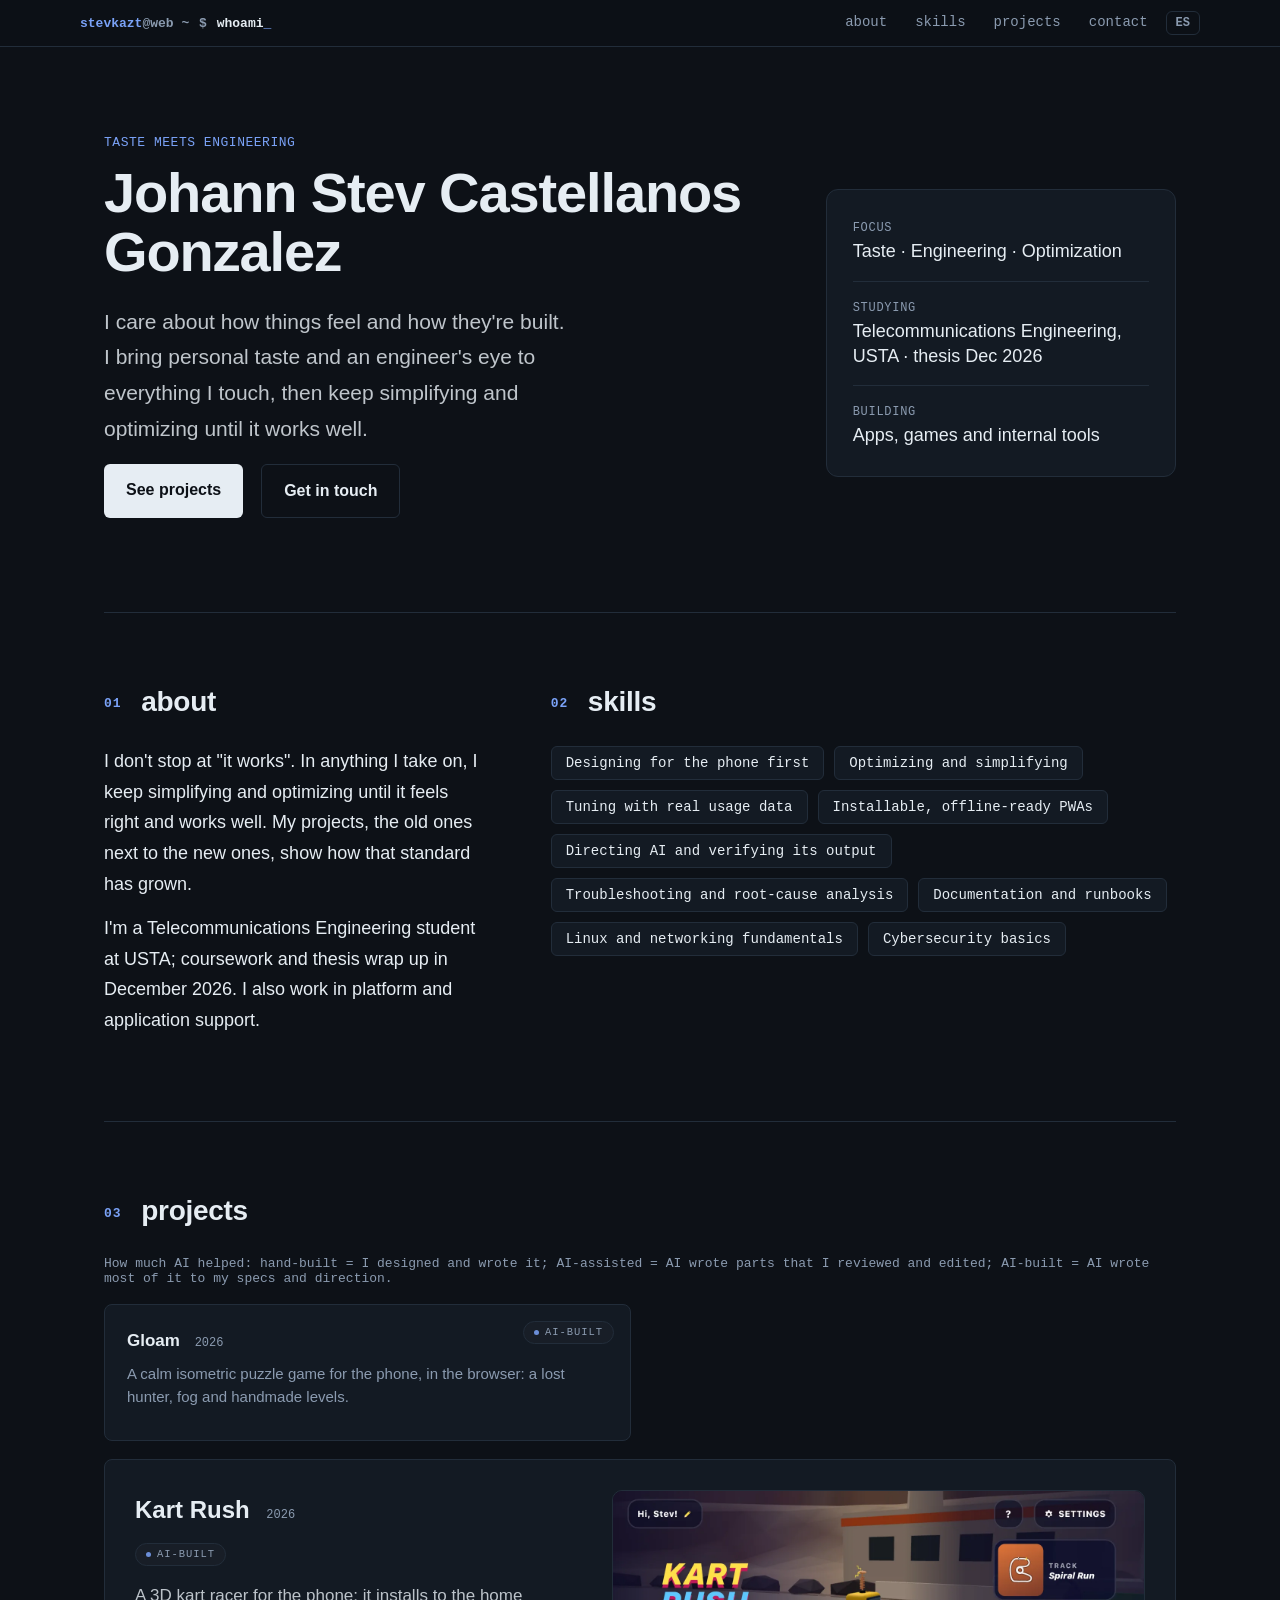
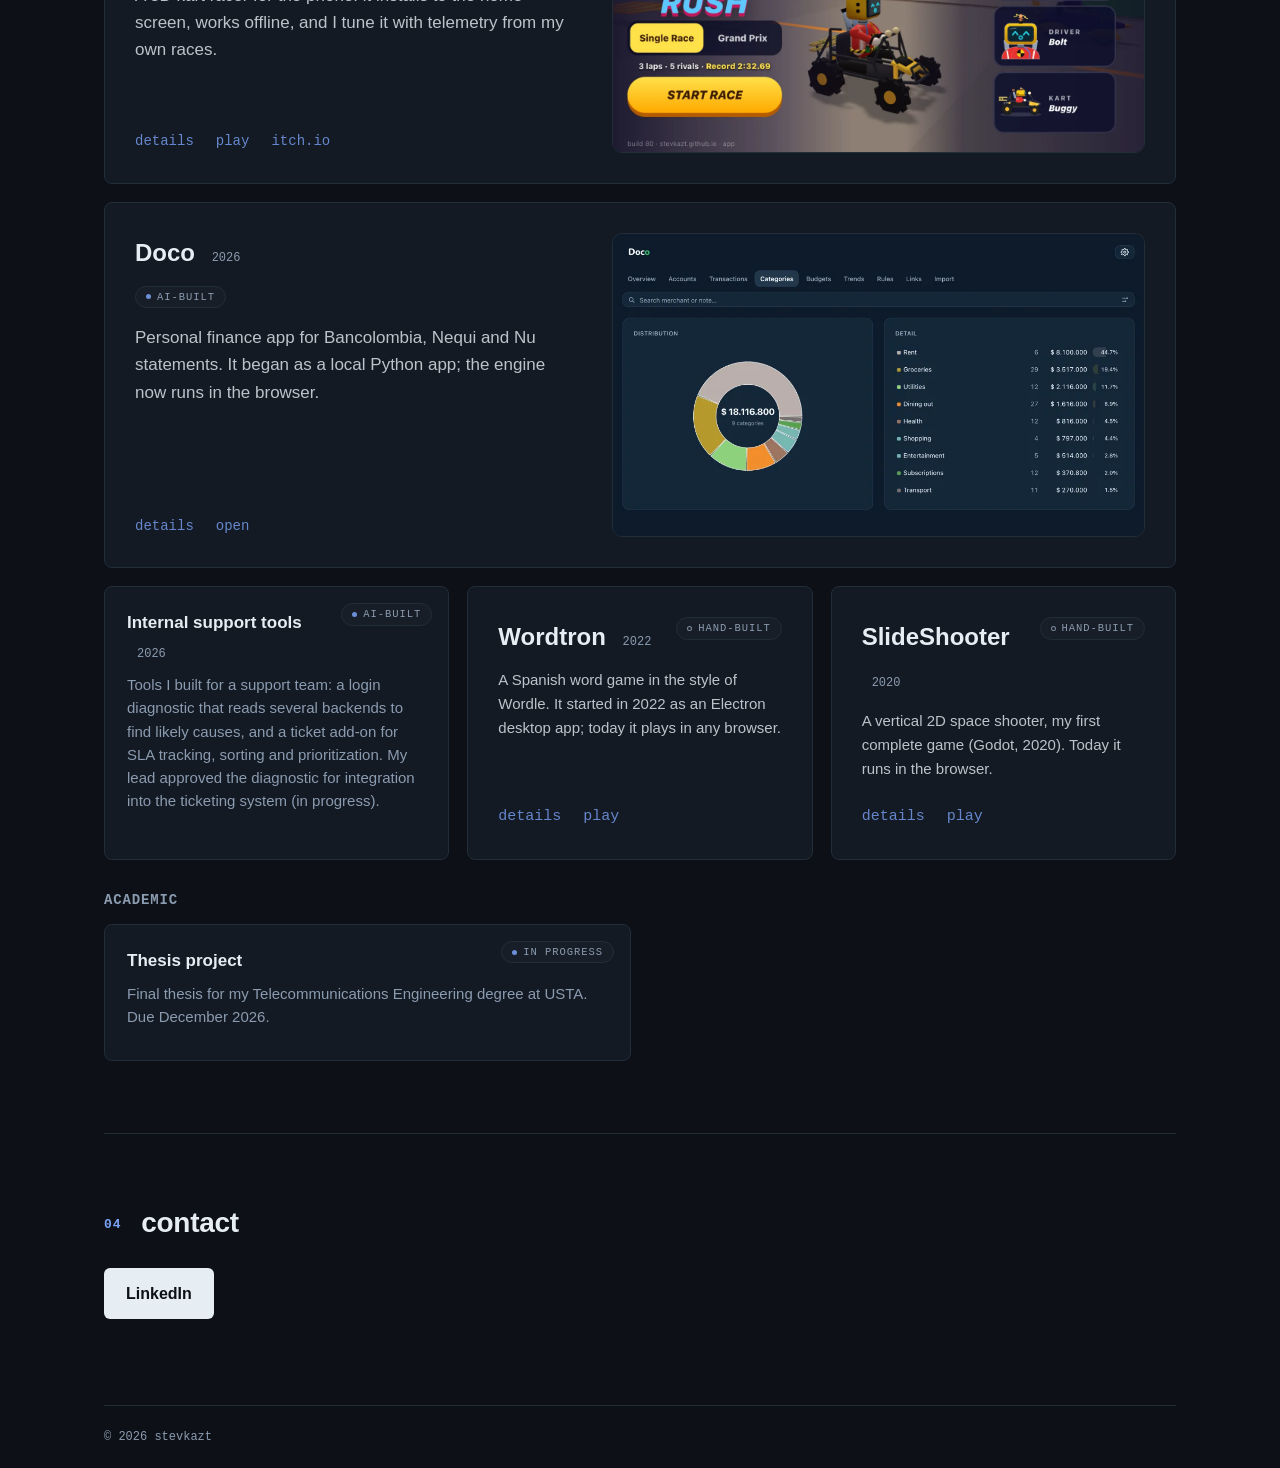
<file: index.html>
<!doctype html>
<html lang="en">
<head>
<meta charset="utf-8">
<meta name="viewport" content="width=device-width, initial-scale=1, viewport-fit=cover">
<title>Johann Stev Castellanos Gonzalez · stevkazt</title>
<meta name="description" content="Personal taste and an engineer's eye, applied to everything I touch. Telecommunications Engineering (USTA).">
<meta name="theme-color" content="#0b0f14">
<link rel="stylesheet" href="style.css?v=1794663430">
</head>
<body>
<header class="top">
  <a class="brand prompt" href="#top"><span class="u">stevkazt</span><span class="d">@web</span> <span class="d">~</span> <span class="s">$</span> whoami<span class="cur">_</span></a>
  <nav>
    <a href="#about" data-i18n="nav_about">about</a>
    <a href="#skills" data-i18n="nav_skills">skills</a>
    <a href="#projects" data-i18n="nav_projects">projects</a>
    <a href="#contact" data-i18n="nav_contact">contact</a>
  </nav>
  <button id="lang" type="button" aria-label="Language">ES</button>
</header>

<main id="top">
  <section class="hero">
    <p class="kicker" data-i18n="kicker">Taste meets engineering</p>
    <h1>Johann Stev Castellanos Gonzalez</h1>
    <p class="lead" data-i18n="hero">I care about how things feel and how they're built. I bring personal taste and an engineer's eye to everything I touch, then keep simplifying and optimizing until it works well.</p>
    <ul class="facts">
      <li><b>Focus</b><span data-i18n="f_focus">Taste · Engineering · Optimization</span></li>
      <li><b>Studying</b><span data-i18n="f_study">Telecommunications Engineering, USTA · thesis Dec 2026</span></li>
      <li><b>Building</b><span data-i18n="f_build">Apps, games and internal tools</span></li>
    </ul>
    <p class="cta">
      <a class="btn" href="#projects" data-i18n="cta_projects">See projects</a>
      <a class="btn ghost" href="#contact" data-i18n="cta_contact">Get in touch</a>
    </p>
  </section>

  <section id="about">
    <h2><span class="num">01</span> <span data-i18n="h_about">about</span></h2>
    <p data-i18n="about1">I don't stop at "it works". In anything I take on, I keep simplifying and optimizing until it feels right and works well. My projects, the old ones next to the new ones, show how that standard has grown.</p>
    <p data-i18n="about2">I'm a Telecommunications Engineering student at USTA; coursework and thesis wrap up in December 2026. I also work in platform and application support.</p>
  </section>

  <section id="skills">
    <h2><span class="num">02</span> <span data-i18n="h_skills">skills</span></h2>
    <div class="chips">
      <span data-i18n="sk1">Designing for the phone first</span><span data-i18n="sk2">Optimizing and simplifying</span><span data-i18n="sk3">Tuning with real usage data</span><span data-i18n="sk4">Installable, offline-ready PWAs</span><span data-i18n="sk5">Directing AI and verifying its output</span><span data-i18n="sk6">Troubleshooting and root-cause analysis</span><span data-i18n="sk7">Documentation and runbooks</span><span data-i18n="sk8">Linux and networking fundamentals</span><span data-i18n="sk9">Cybersecurity basics</span>
    </div>
  </section>

  <section id="projects">
    <h2><span class="num">03</span> <span data-i18n="h_projects">projects</span></h2>
    <p class="legend" data-i18n="legend">How much AI helped: hand-built = I designed and wrote it; AI-assisted = AI wrote parts I reviewed; AI-built = AI wrote most of it to my spec and direction.</p>
    <div class="cards">
      <article class="card half">
        <h3>Gloam <span class="yr">2026</span></h3>
        <p data-i18n="p_gloam">A calm isometric puzzle game for the phone, in the browser: a lost hunter, fog and handmade levels.</p>
        <span class="pill l3" data-i18n="ai3s">AI-built</span>
      </article>
    </div>
    <div class="cards">
      <article class="card feature">
        <h3><a href="projects/kart-rush/">Kart Rush</a> <span class="yr">2026</span></h3>
        <p data-i18n="p_kart">A 3D kart racer for the phone: it installs to the home screen, works offline, and I tune it with telemetry from my own races.</p>
        <p class="links"><a href="projects/kart-rush/" data-i18n="details">details</a> <a href="https://stevkazt.github.io/kart-rush/" data-i18n="play">play</a> <a href="https://stevkazt.itch.io/kart-rush">itch.io</a></p>
        <span class="pill l3" data-i18n="ai3s">AI-built</span>
        <img class="card-img" src="images/kart-rush/menu-landscape.webp" width="1400" height="686" alt="" loading="lazy">
      </article>
    </div>
    <div class="cards">
      <article class="card feature">
        <h3><a href="projects/doco/">Doco</a> <span class="yr">2026</span></h3>
        <p data-i18n="p_doco">Personal finance app for Bancolombia, Nequi and Nu statements. It began as a local Python app; the engine now runs in the browser.</p>
        <p class="links"><a href="projects/doco/" data-i18n="details">details</a> <a href="https://doco-drab.vercel.app" data-i18n="open">open</a></p>
        <span class="pill l3" data-i18n="ai3s">AI-built</span>
          <img class="card-img" src="images/doco/categories.webp" width="1000" height="569" alt="" loading="lazy">
      </article>
    </div>
    <div class="cards trio">
      <article class="card half">
        <h3><span data-i18n="t_tools">Internal support tools</span> <span class="yr">2026</span></h3>
        <p data-i18n="p_tools">Tools I built for a support team: a login diagnostic that reads several backends to find likely causes, and a ticket add-on for SLA tracking, sorting and prioritization. My lead approved the diagnostic for integration into the ticketing system (in progress).</p>
        <span class="pill l3" data-i18n="ai3s">AI-built</span>
      </article>
      <article class="card feature">
        <h3><a href="projects/wordtron/">Wordtron</a> <span class="yr">2022</span></h3>
        <p data-i18n="p_word">A Spanish word game in the style of Wordle. It started in 2022 as an Electron desktop app; today it plays in any browser.</p>
        <p class="links"><a href="projects/wordtron/" data-i18n="details">details</a> <a href="wordtron/" data-i18n="play">play</a></p>
        <span class="pill l1" data-i18n="ai1s">Hand-built</span>
      </article>
      <article class="card feature">
        <h3><a href="projects/slideshooter/">SlideShooter</a> <span class="yr">2020</span></h3>
        <p data-i18n="p_slide">A vertical 2D space shooter, my first complete game (Godot, 2020). Today it runs in the browser.</p>
        <p class="links"><a href="projects/slideshooter/" data-i18n="details">details</a> <a href="https://stevkazt.github.io/SlideShooter/" data-i18n="play">play</a></p>
        <span class="pill l1" data-i18n="ai1s">Hand-built</span>
      </article>
    </div>
    <h3 class="grp" data-i18n="g_acad">Academic</h3>
    <div class="cards">
      <article class="card half">
        <h3 data-i18n="t_thesis">Thesis project</h3>
        <p data-i18n="p_thesis">Final thesis for my Telecommunications Engineering degree at USTA. Due December 2026.</p>
        <span class="pill" data-i18n="inprog">In progress</span>
      </article>
    </div>
  </section>

  <section id="contact">
    <h2><span class="num">04</span> <span data-i18n="h_contact">contact</span></h2>
    <p><a class="btn" href="https://www.linkedin.com/in/stevkazt">LinkedIn</a></p>
  </section>
</main>

<footer>© 2026 stevkazt</footer>
<script src="app.js?v=1794663430"></script>
</body>
</html>
</file>
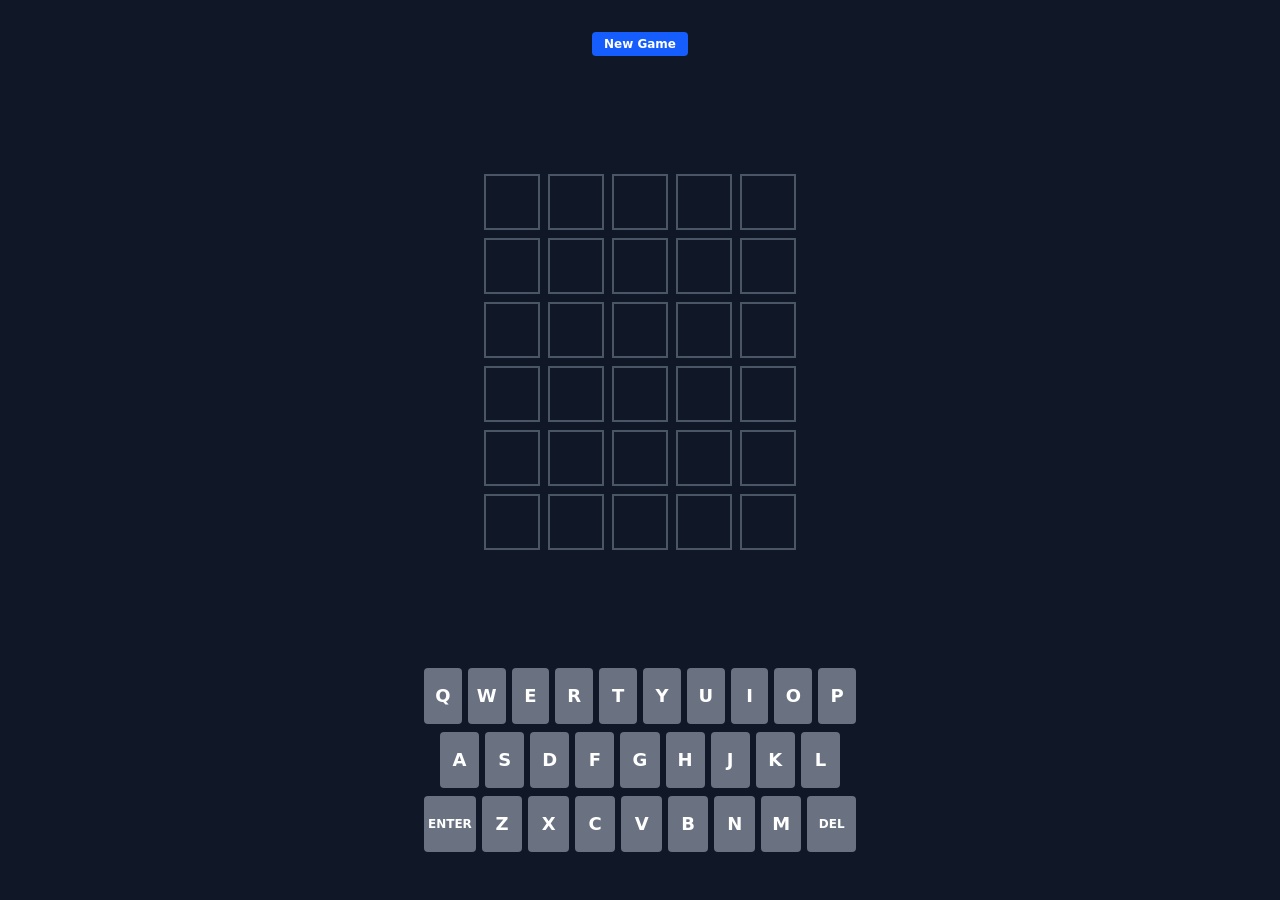
<file: wordtron/index.html>
<!DOCTYPE html><!--DZigA7uwCno6_e__OTUH2--><html lang="en"><head><meta charSet="utf-8"/><meta name="viewport" content="width=device-width, initial-scale=1, maximum-scale=1, user-scalable=no"/><link rel="preload" href="/wordtron/_next/static/media/797e433ab948586e-s.p.29207c2f.woff2" as="font" crossorigin="" type="font/woff2"/><link rel="preload" href="/wordtron/_next/static/media/caa3a2e1cccd8315-s.p.3b6cae6d.woff2" as="font" crossorigin="" type="font/woff2"/><link rel="stylesheet" href="/wordtron/_next/static/chunks/f95ac45b141d1c6a.css" data-precedence="next"/><link rel="preload" as="script" fetchPriority="low" href="/wordtron/_next/static/chunks/5f8f53e7772f4262.js"/><script src="/wordtron/_next/static/chunks/cc759f7c2413b7ff.js" async=""></script><script src="/wordtron/_next/static/chunks/d728b54057a705e7.js" async=""></script><script src="/wordtron/_next/static/chunks/turbopack-c302c53c94923f9f.js" async=""></script><script src="/wordtron/_next/static/chunks/4fd93823156e59e8.js" async=""></script><script src="/wordtron/_next/static/chunks/4e7c07177d571aa6.js" async=""></script><meta name="next-size-adjust" content=""/><meta name="theme-color" content="#111827"/><title>Wordtron</title><meta name="description" content="The ultimate word challenge"/><link rel="manifest" href="/wordtron/manifest.json"/><link rel="icon" href="/wordtron/favicon.ico?favicon.0b3bf435.ico" sizes="256x256" type="image/x-icon"/><script src="/wordtron/_next/static/chunks/a6dad97d9634a72d.js" noModule=""></script></head><body class="geist_a71539c9-module__T19VSG__variable geist_mono_8d43a2aa-module__8Li5zG__variable antialiased"><div hidden=""><!--$--><!--/$--></div><div class="h-screen w-full bg-gray-900 text-white flex flex-col items-center justify-between py-8 font-sans relative overflow-hidden touch-none"><header class="flex flex-col items-center gap-2"><button class="text-xs bg-blue-600 px-3 py-1 rounded hover:bg-blue-500 transition font-bold">New Game</button></header><div class="flex-grow flex items-center justify-center w-full"><div class="grid grid-rows-6 gap-1.5 md:gap-2"><div class="flex gap-1.5 md:gap-2 "><div class="w-15 h-15 md:w-14 md:h-14 border-2 flex items-center justify-center text-xl md:text-2xl font-bold uppercase transition-all duration-500 border-gray-600"></div><div class="w-15 h-15 md:w-14 md:h-14 border-2 flex items-center justify-center text-xl md:text-2xl font-bold uppercase transition-all duration-500 border-gray-600"></div><div class="w-15 h-15 md:w-14 md:h-14 border-2 flex items-center justify-center text-xl md:text-2xl font-bold uppercase transition-all duration-500 border-gray-600"></div><div class="w-15 h-15 md:w-14 md:h-14 border-2 flex items-center justify-center text-xl md:text-2xl font-bold uppercase transition-all duration-500 border-gray-600"></div><div class="w-15 h-15 md:w-14 md:h-14 border-2 flex items-center justify-center text-xl md:text-2xl font-bold uppercase transition-all duration-500 border-gray-600"></div></div><div class="flex gap-1.5 md:gap-2 "><div class="w-15 h-15 md:w-14 md:h-14 border-2 flex items-center justify-center text-xl md:text-2xl font-bold uppercase transition-all duration-500 border-gray-600"></div><div class="w-15 h-15 md:w-14 md:h-14 border-2 flex items-center justify-center text-xl md:text-2xl font-bold uppercase transition-all duration-500 border-gray-600"></div><div class="w-15 h-15 md:w-14 md:h-14 border-2 flex items-center justify-center text-xl md:text-2xl font-bold uppercase transition-all duration-500 border-gray-600"></div><div class="w-15 h-15 md:w-14 md:h-14 border-2 flex items-center justify-center text-xl md:text-2xl font-bold uppercase transition-all duration-500 border-gray-600"></div><div class="w-15 h-15 md:w-14 md:h-14 border-2 flex items-center justify-center text-xl md:text-2xl font-bold uppercase transition-all duration-500 border-gray-600"></div></div><div class="flex gap-1.5 md:gap-2 "><div class="w-15 h-15 md:w-14 md:h-14 border-2 flex items-center justify-center text-xl md:text-2xl font-bold uppercase transition-all duration-500 border-gray-600"></div><div class="w-15 h-15 md:w-14 md:h-14 border-2 flex items-center justify-center text-xl md:text-2xl font-bold uppercase transition-all duration-500 border-gray-600"></div><div class="w-15 h-15 md:w-14 md:h-14 border-2 flex items-center justify-center text-xl md:text-2xl font-bold uppercase transition-all duration-500 border-gray-600"></div><div class="w-15 h-15 md:w-14 md:h-14 border-2 flex items-center justify-center text-xl md:text-2xl font-bold uppercase transition-all duration-500 border-gray-600"></div><div class="w-15 h-15 md:w-14 md:h-14 border-2 flex items-center justify-center text-xl md:text-2xl font-bold uppercase transition-all duration-500 border-gray-600"></div></div><div class="flex gap-1.5 md:gap-2 "><div class="w-15 h-15 md:w-14 md:h-14 border-2 flex items-center justify-center text-xl md:text-2xl font-bold uppercase transition-all duration-500 border-gray-600"></div><div class="w-15 h-15 md:w-14 md:h-14 border-2 flex items-center justify-center text-xl md:text-2xl font-bold uppercase transition-all duration-500 border-gray-600"></div><div class="w-15 h-15 md:w-14 md:h-14 border-2 flex items-center justify-center text-xl md:text-2xl font-bold uppercase transition-all duration-500 border-gray-600"></div><div class="w-15 h-15 md:w-14 md:h-14 border-2 flex items-center justify-center text-xl md:text-2xl font-bold uppercase transition-all duration-500 border-gray-600"></div><div class="w-15 h-15 md:w-14 md:h-14 border-2 flex items-center justify-center text-xl md:text-2xl font-bold uppercase transition-all duration-500 border-gray-600"></div></div><div class="flex gap-1.5 md:gap-2 "><div class="w-15 h-15 md:w-14 md:h-14 border-2 flex items-center justify-center text-xl md:text-2xl font-bold uppercase transition-all duration-500 border-gray-600"></div><div class="w-15 h-15 md:w-14 md:h-14 border-2 flex items-center justify-center text-xl md:text-2xl font-bold uppercase transition-all duration-500 border-gray-600"></div><div class="w-15 h-15 md:w-14 md:h-14 border-2 flex items-center justify-center text-xl md:text-2xl font-bold uppercase transition-all duration-500 border-gray-600"></div><div class="w-15 h-15 md:w-14 md:h-14 border-2 flex items-center justify-center text-xl md:text-2xl font-bold uppercase transition-all duration-500 border-gray-600"></div><div class="w-15 h-15 md:w-14 md:h-14 border-2 flex items-center justify-center text-xl md:text-2xl font-bold uppercase transition-all duration-500 border-gray-600"></div></div><div class="flex gap-1.5 md:gap-2 "><div class="w-15 h-15 md:w-14 md:h-14 border-2 flex items-center justify-center text-xl md:text-2xl font-bold uppercase transition-all duration-500 border-gray-600"></div><div class="w-15 h-15 md:w-14 md:h-14 border-2 flex items-center justify-center text-xl md:text-2xl font-bold uppercase transition-all duration-500 border-gray-600"></div><div class="w-15 h-15 md:w-14 md:h-14 border-2 flex items-center justify-center text-xl md:text-2xl font-bold uppercase transition-all duration-500 border-gray-600"></div><div class="w-15 h-15 md:w-14 md:h-14 border-2 flex items-center justify-center text-xl md:text-2xl font-bold uppercase transition-all duration-500 border-gray-600"></div><div class="w-15 h-15 md:w-14 md:h-14 border-2 flex items-center justify-center text-xl md:text-2xl font-bold uppercase transition-all duration-500 border-gray-600"></div></div></div></div><div class="flex flex-col gap-2 w-full max-w-md px-2 pb-4"><div class="
              flex justify-center gap-1.5
               
            "><button class="
                  flex-1 h-14 rounded font-bold transition-colors text-lg
                  
                  bg-gray-500 hover:bg-gray-400
                ">Q</button><button class="
                  flex-1 h-14 rounded font-bold transition-colors text-lg
                  
                  bg-gray-500 hover:bg-gray-400
                ">W</button><button class="
                  flex-1 h-14 rounded font-bold transition-colors text-lg
                  
                  bg-gray-500 hover:bg-gray-400
                ">E</button><button class="
                  flex-1 h-14 rounded font-bold transition-colors text-lg
                  
                  bg-gray-500 hover:bg-gray-400
                ">R</button><button class="
                  flex-1 h-14 rounded font-bold transition-colors text-lg
                  
                  bg-gray-500 hover:bg-gray-400
                ">T</button><button class="
                  flex-1 h-14 rounded font-bold transition-colors text-lg
                  
                  bg-gray-500 hover:bg-gray-400
                ">Y</button><button class="
                  flex-1 h-14 rounded font-bold transition-colors text-lg
                  
                  bg-gray-500 hover:bg-gray-400
                ">U</button><button class="
                  flex-1 h-14 rounded font-bold transition-colors text-lg
                  
                  bg-gray-500 hover:bg-gray-400
                ">I</button><button class="
                  flex-1 h-14 rounded font-bold transition-colors text-lg
                  
                  bg-gray-500 hover:bg-gray-400
                ">O</button><button class="
                  flex-1 h-14 rounded font-bold transition-colors text-lg
                  
                  bg-gray-500 hover:bg-gray-400
                ">P</button></div><div class="
              flex justify-center gap-1.5
              px-4 
            "><button class="
                  flex-1 h-14 rounded font-bold transition-colors text-lg
                  
                  bg-gray-500 hover:bg-gray-400
                ">A</button><button class="
                  flex-1 h-14 rounded font-bold transition-colors text-lg
                  
                  bg-gray-500 hover:bg-gray-400
                ">S</button><button class="
                  flex-1 h-14 rounded font-bold transition-colors text-lg
                  
                  bg-gray-500 hover:bg-gray-400
                ">D</button><button class="
                  flex-1 h-14 rounded font-bold transition-colors text-lg
                  
                  bg-gray-500 hover:bg-gray-400
                ">F</button><button class="
                  flex-1 h-14 rounded font-bold transition-colors text-lg
                  
                  bg-gray-500 hover:bg-gray-400
                ">G</button><button class="
                  flex-1 h-14 rounded font-bold transition-colors text-lg
                  
                  bg-gray-500 hover:bg-gray-400
                ">H</button><button class="
                  flex-1 h-14 rounded font-bold transition-colors text-lg
                  
                  bg-gray-500 hover:bg-gray-400
                ">J</button><button class="
                  flex-1 h-14 rounded font-bold transition-colors text-lg
                  
                  bg-gray-500 hover:bg-gray-400
                ">K</button><button class="
                  flex-1 h-14 rounded font-bold transition-colors text-lg
                  
                  bg-gray-500 hover:bg-gray-400
                ">L</button></div><div class="
              flex justify-center gap-1.5
               
            "><button class="
                  flex-1 h-14 rounded font-bold transition-colors text-lg
                  px-1 text-xs
                  bg-gray-500 hover:bg-gray-400
                ">ENTER</button><button class="
                  flex-1 h-14 rounded font-bold transition-colors text-lg
                  
                  bg-gray-500 hover:bg-gray-400
                ">Z</button><button class="
                  flex-1 h-14 rounded font-bold transition-colors text-lg
                  
                  bg-gray-500 hover:bg-gray-400
                ">X</button><button class="
                  flex-1 h-14 rounded font-bold transition-colors text-lg
                  
                  bg-gray-500 hover:bg-gray-400
                ">C</button><button class="
                  flex-1 h-14 rounded font-bold transition-colors text-lg
                  
                  bg-gray-500 hover:bg-gray-400
                ">V</button><button class="
                  flex-1 h-14 rounded font-bold transition-colors text-lg
                  
                  bg-gray-500 hover:bg-gray-400
                ">B</button><button class="
                  flex-1 h-14 rounded font-bold transition-colors text-lg
                  
                  bg-gray-500 hover:bg-gray-400
                ">N</button><button class="
                  flex-1 h-14 rounded font-bold transition-colors text-lg
                  
                  bg-gray-500 hover:bg-gray-400
                ">M</button><button class="
                  flex-1 h-14 rounded font-bold transition-colors text-lg
                  px-1 text-xs
                  bg-gray-500 hover:bg-gray-400
                ">DEL</button></div></div></div><!--$--><!--/$--><script src="/wordtron/_next/static/chunks/5f8f53e7772f4262.js" id="_R_" async=""></script><script>(self.__next_f=self.__next_f||[]).push([0])</script><script>self.__next_f.push([1,"1:\"$Sreact.fragment\"\n2:I[39756,[\"/wordtron/_next/static/chunks/4fd93823156e59e8.js\"],\"default\"]\n3:I[37457,[\"/wordtron/_next/static/chunks/4fd93823156e59e8.js\"],\"default\"]\n4:I[47257,[\"/wordtron/_next/static/chunks/4fd93823156e59e8.js\"],\"ClientPageRoot\"]\n5:I[31713,[\"/wordtron/_next/static/chunks/4e7c07177d571aa6.js\"],\"default\"]\n8:I[97367,[\"/wordtron/_next/static/chunks/4fd93823156e59e8.js\"],\"OutletBoundary\"]\n9:\"$Sreact.suspense\"\nb:I[97367,[\"/wordtron/_next/static/chunks/4fd93823156e59e8.js\"],\"ViewportBoundary\"]\nd:I[97367,[\"/wordtron/_next/static/chunks/4fd93823156e59e8.js\"],\"MetadataBoundary\"]\nf:I[68027,[],\"default\"]\n:HL[\"/wordtron/_next/static/chunks/f95ac45b141d1c6a.css\",\"style\"]\n:HL[\"/wordtron/_next/static/media/797e433ab948586e-s.p.29207c2f.woff2\",\"font\",{\"crossOrigin\":\"\",\"type\":\"font/woff2\"}]\n:HL[\"/wordtron/_next/static/media/caa3a2e1cccd8315-s.p.3b6cae6d.woff2\",\"font\",{\"crossOrigin\":\"\",\"type\":\"font/woff2\"}]\n"])</script><script>self.__next_f.push([1,"0:{\"P\":null,\"b\":\"DZigA7uwCno6-e__OTUH2\",\"c\":[\"\",\"\"],\"q\":\"\",\"i\":false,\"f\":[[[\"\",{\"children\":[\"__PAGE__\",{}]},\"$undefined\",\"$undefined\",true],[[\"$\",\"$1\",\"c\",{\"children\":[[[\"$\",\"link\",\"0\",{\"rel\":\"stylesheet\",\"href\":\"/wordtron/_next/static/chunks/f95ac45b141d1c6a.css\",\"precedence\":\"next\",\"crossOrigin\":\"$undefined\",\"nonce\":\"$undefined\"}]],[\"$\",\"html\",null,{\"lang\":\"en\",\"children\":[\"$\",\"body\",null,{\"className\":\"geist_a71539c9-module__T19VSG__variable geist_mono_8d43a2aa-module__8Li5zG__variable antialiased\",\"children\":[\"$\",\"$L2\",null,{\"parallelRouterKey\":\"children\",\"error\":\"$undefined\",\"errorStyles\":\"$undefined\",\"errorScripts\":\"$undefined\",\"template\":[\"$\",\"$L3\",null,{}],\"templateStyles\":\"$undefined\",\"templateScripts\":\"$undefined\",\"notFound\":[[[\"$\",\"title\",null,{\"children\":\"404: This page could not be found.\"}],[\"$\",\"div\",null,{\"style\":{\"fontFamily\":\"system-ui,\\\"Segoe UI\\\",Roboto,Helvetica,Arial,sans-serif,\\\"Apple Color Emoji\\\",\\\"Segoe UI Emoji\\\"\",\"height\":\"100vh\",\"textAlign\":\"center\",\"display\":\"flex\",\"flexDirection\":\"column\",\"alignItems\":\"center\",\"justifyContent\":\"center\"},\"children\":[\"$\",\"div\",null,{\"children\":[[\"$\",\"style\",null,{\"dangerouslySetInnerHTML\":{\"__html\":\"body{color:#000;background:#fff;margin:0}.next-error-h1{border-right:1px solid rgba(0,0,0,.3)}@media (prefers-color-scheme:dark){body{color:#fff;background:#000}.next-error-h1{border-right:1px solid rgba(255,255,255,.3)}}\"}}],[\"$\",\"h1\",null,{\"className\":\"next-error-h1\",\"style\":{\"display\":\"inline-block\",\"margin\":\"0 20px 0 0\",\"padding\":\"0 23px 0 0\",\"fontSize\":24,\"fontWeight\":500,\"verticalAlign\":\"top\",\"lineHeight\":\"49px\"},\"children\":404}],[\"$\",\"div\",null,{\"style\":{\"display\":\"inline-block\"},\"children\":[\"$\",\"h2\",null,{\"style\":{\"fontSize\":14,\"fontWeight\":400,\"lineHeight\":\"49px\",\"margin\":0},\"children\":\"This page could not be found.\"}]}]]}]}]],[]],\"forbidden\":\"$undefined\",\"unauthorized\":\"$undefined\"}]}]}]]}],{\"children\":[[\"$\",\"$1\",\"c\",{\"children\":[[\"$\",\"$L4\",null,{\"Component\":\"$5\",\"serverProvidedParams\":{\"searchParams\":{},\"params\":{},\"promises\":[\"$@6\",\"$@7\"]}}],[[\"$\",\"script\",\"script-0\",{\"src\":\"/wordtron/_next/static/chunks/4e7c07177d571aa6.js\",\"async\":true,\"nonce\":\"$undefined\"}]],[\"$\",\"$L8\",null,{\"children\":[\"$\",\"$9\",null,{\"name\":\"Next.MetadataOutlet\",\"children\":\"$@a\"}]}]]}],{},null,false,false]},null,false,false],[\"$\",\"$1\",\"h\",{\"children\":[null,[\"$\",\"$Lb\",null,{\"children\":\"$Lc\"}],[\"$\",\"div\",null,{\"hidden\":true,\"children\":[\"$\",\"$Ld\",null,{\"children\":[\"$\",\"$9\",null,{\"name\":\"Next.Metadata\",\"children\":\"$Le\"}]}]}],[\"$\",\"meta\",null,{\"name\":\"next-size-adjust\",\"content\":\"\"}]]}],false]],\"m\":\"$undefined\",\"G\":[\"$f\",[]],\"S\":true}\n"])</script><script>self.__next_f.push([1,"6:{}\n7:\"$0:f:0:1:1:children:0:props:children:0:props:serverProvidedParams:params\"\n"])</script><script>self.__next_f.push([1,"c:[[\"$\",\"meta\",\"0\",{\"charSet\":\"utf-8\"}],[\"$\",\"meta\",\"1\",{\"name\":\"viewport\",\"content\":\"width=device-width, initial-scale=1, maximum-scale=1, user-scalable=no\"}],[\"$\",\"meta\",\"2\",{\"name\":\"theme-color\",\"content\":\"#111827\"}]]\n"])</script><script>self.__next_f.push([1,"10:I[27201,[\"/wordtron/_next/static/chunks/4fd93823156e59e8.js\"],\"IconMark\"]\na:null\ne:[[\"$\",\"title\",\"0\",{\"children\":\"Wordtron\"}],[\"$\",\"meta\",\"1\",{\"name\":\"description\",\"content\":\"The ultimate word challenge\"}],[\"$\",\"link\",\"2\",{\"rel\":\"manifest\",\"href\":\"/wordtron/manifest.json\",\"crossOrigin\":\"$undefined\"}],[\"$\",\"link\",\"3\",{\"rel\":\"icon\",\"href\":\"/wordtron/favicon.ico?favicon.0b3bf435.ico\",\"sizes\":\"256x256\",\"type\":\"image/x-icon\"}],[\"$\",\"$L10\",\"4\",{}]]\n"])</script></body></html>
</file>
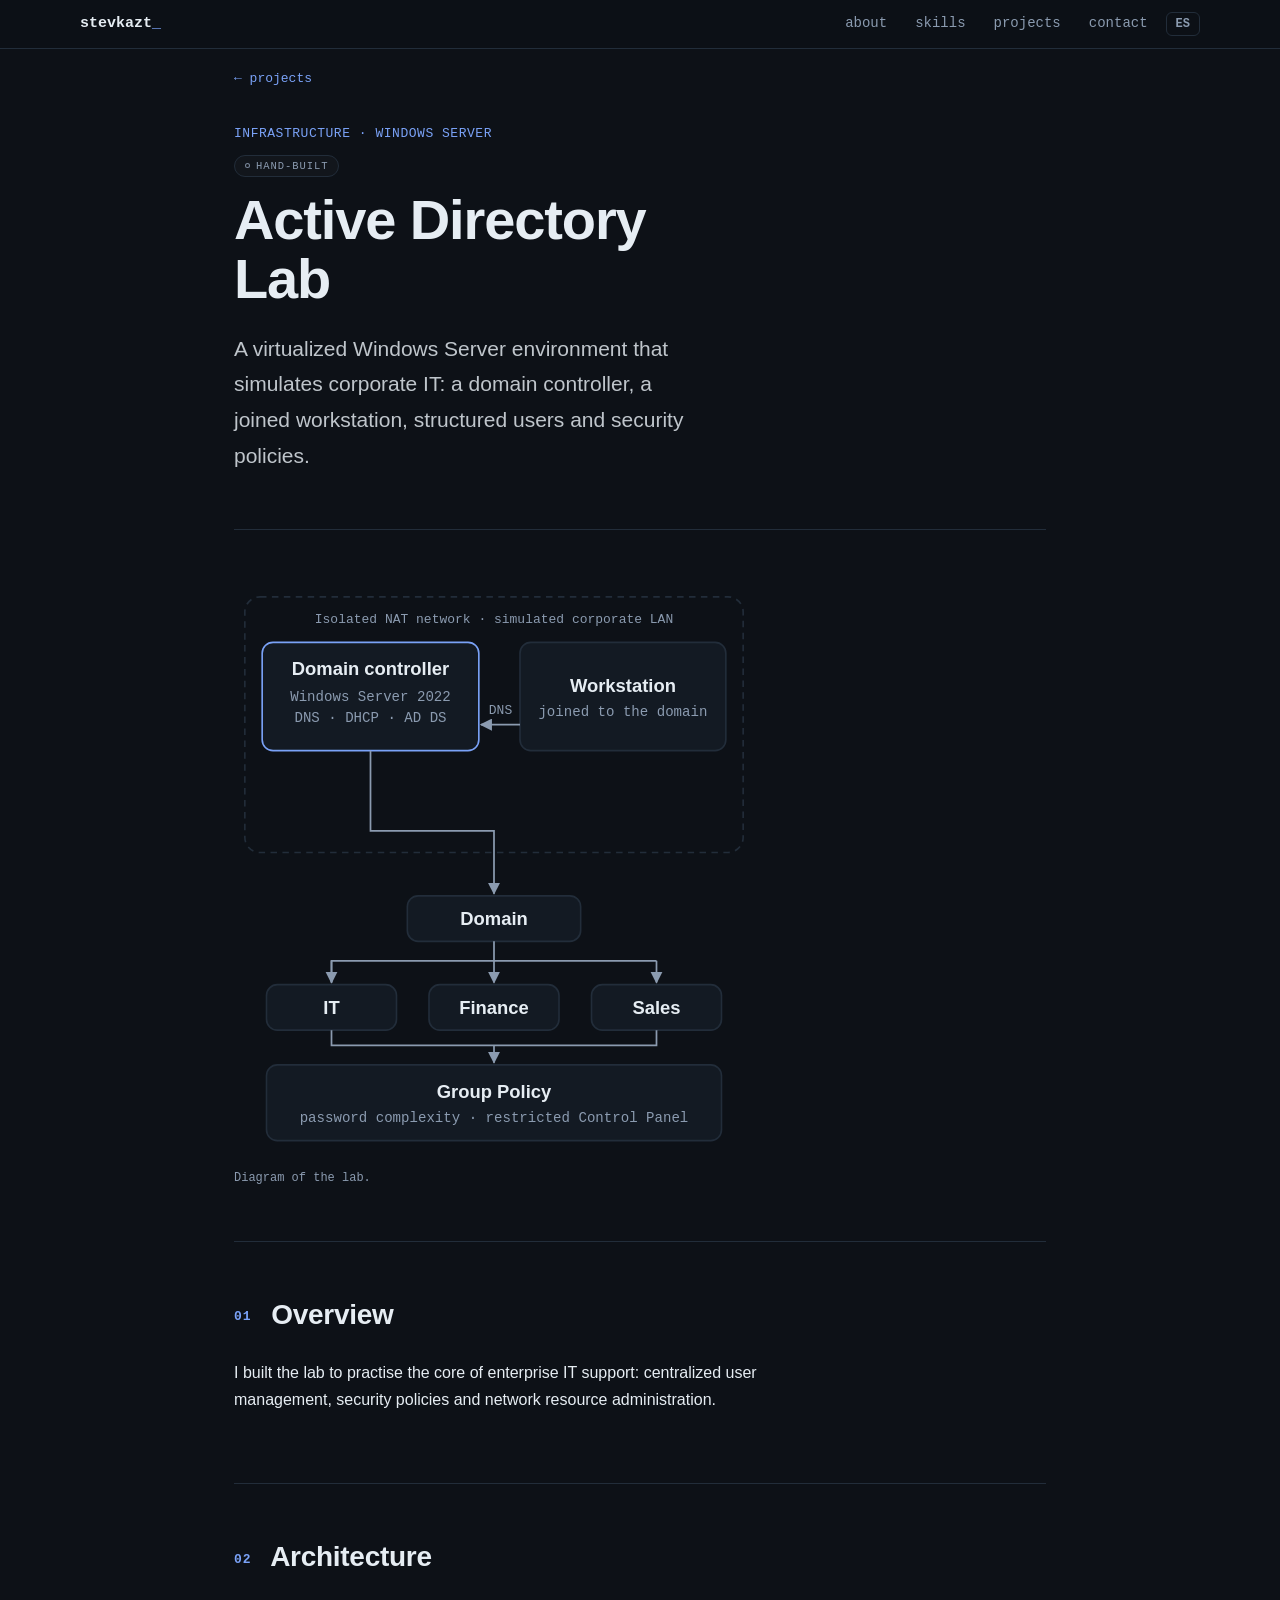
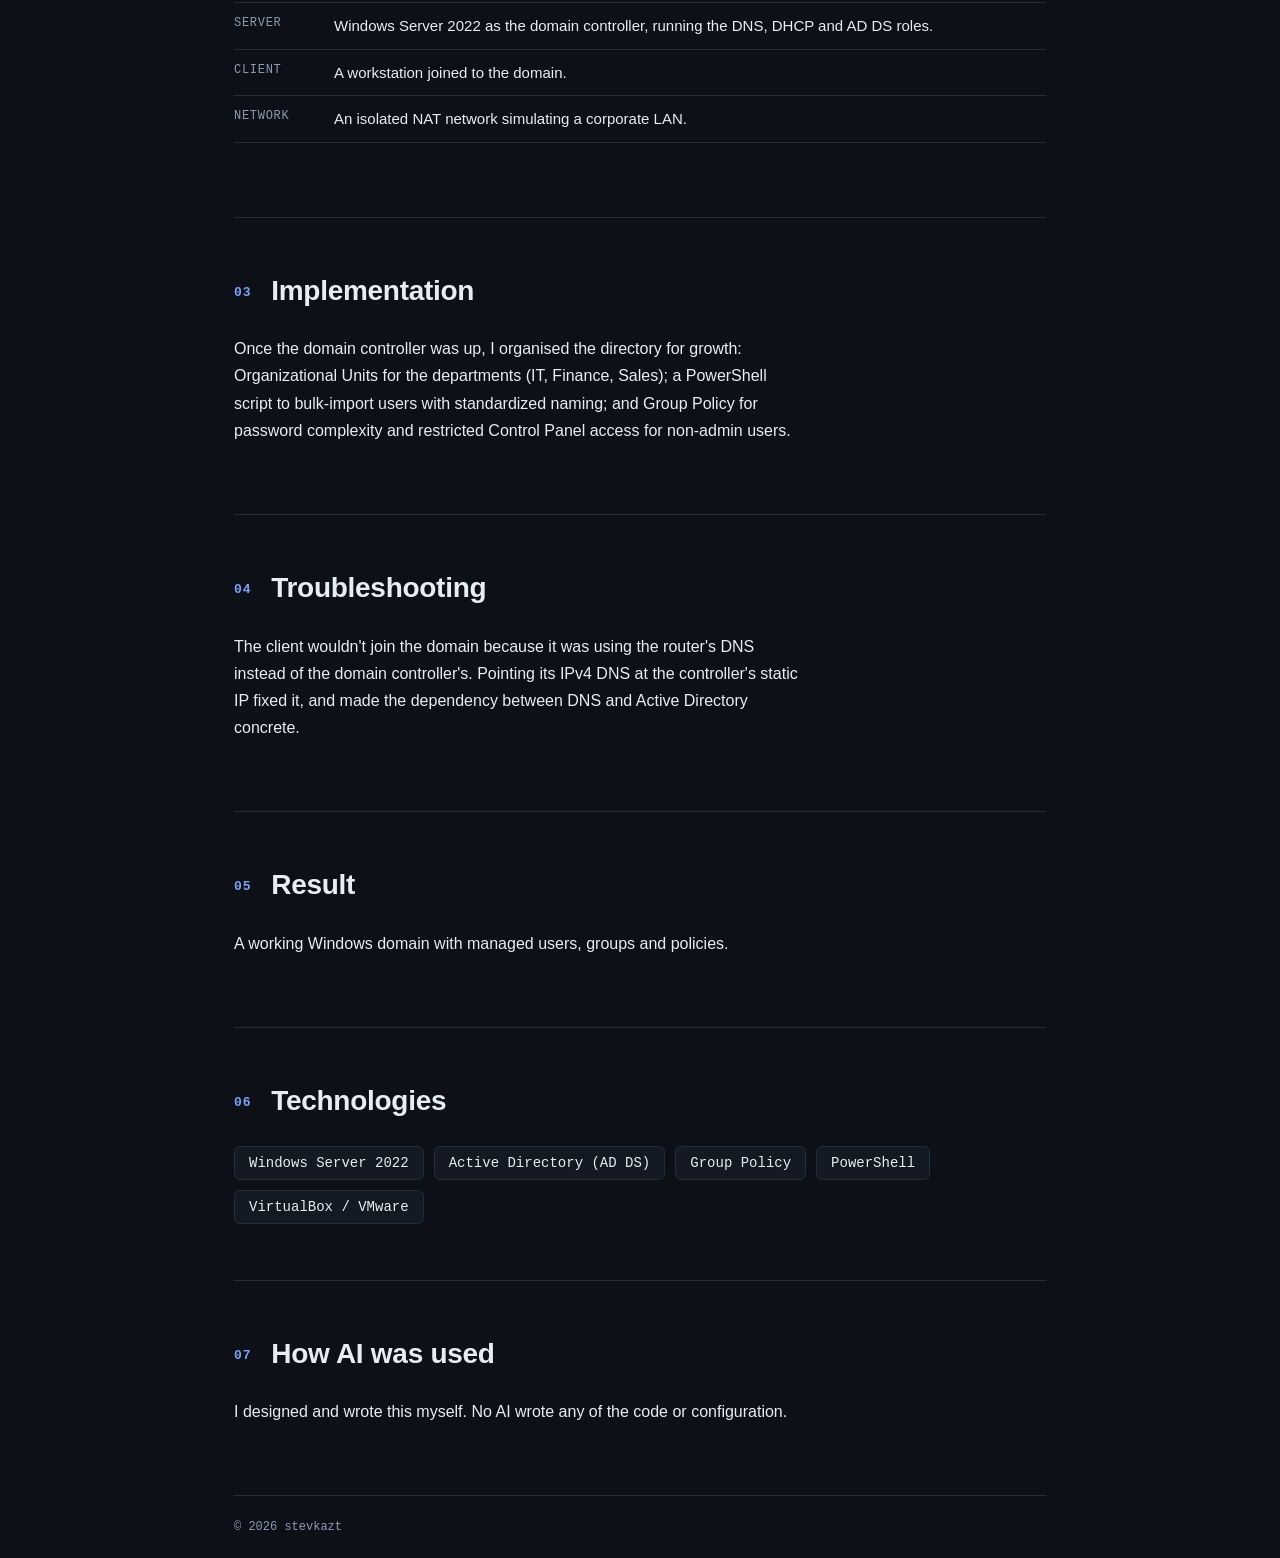
<file: projects/active-directory/index.html>
<!doctype html>
<html lang="en">
<head>
<meta charset="utf-8">
<meta name="viewport" content="width=device-width, initial-scale=1, viewport-fit=cover">
<title>Active Directory Lab · stevkazt</title>
<meta name="description" content="A virtualized Windows Server lab for centralized user management and Group Policy.">
<meta name="theme-color" content="#0d1117">
<link rel="stylesheet" href="../../style.css?v=1794663430">
</head>
<body>
<header class="top">
  <a class="brand" href="../../">stevkazt<span class="cur">_</span></a>
  <nav>
    <a href="../../#about" data-i18n="nav_about">about</a>
    <a href="../../#skills" data-i18n="nav_skills">skills</a>
    <a href="../../#projects" data-i18n="nav_projects">projects</a>
    <a href="../../#contact" data-i18n="nav_contact">contact</a>
  </nav>
  <button id="lang" type="button" aria-label="Language">ES</button>
</header>
<main class="page">

<p class="crumb"><a href="../../#projects" data-es="← proyectos">← projects</a></p>
<section class="hero sub">
  <p class="kicker" data-es="Infraestructura · Windows Server">Infrastructure · Windows Server</p>
  <span class="pill l1" data-i18n="ai1">Hand-built</span>
  <h1>Active Directory Lab</h1>
  <p class="lead" data-es="Un entorno virtualizado de Windows Server que simula TI corporativa: controlador de dominio, estación unida al dominio, usuarios estructurados y políticas de seguridad.">A virtualized Windows Server environment that simulates corporate IT: a domain controller, a joined workstation, structured users and security policies.</p>
</section>
<section class="gallery diagram-section">
  <figure class="diagram">
    <svg viewBox="0 0 480 530" role="img" aria-labelledby="dg-t dg-d" xmlns="http://www.w3.org/2000/svg"><title id="dg-t">Active Directory lab</title><desc id="dg-d">An isolated NAT network with a Windows Server 2022 domain controller and a joined workstation. The domain contains IT, Finance and Sales organizational units, with Group Policy applied.</desc><defs><marker id="arr" viewBox="0 0 10 10" refX="9" refY="5" markerWidth="7" markerHeight="7" orient="auto-start-reverse"><path d="M0 0L10 5L0 10z"/></marker></defs><rect class="grp" x="10" y="10" width="460" height="236" rx="14"/><text class="l" x="240" y="34" text-anchor="middle">Isolated NAT network · simulated corporate LAN</text><rect class="n acc" x="26" y="52" width="200" height="100" rx="10"/><text class="t" x="126.0" y="82">Domain controller</text><text class="s" x="126.0" y="106">Windows Server 2022</text><text class="s" x="126.0" y="126">DNS · DHCP · AD DS</text><rect class="n" x="264" y="52" width="190" height="100" rx="10"/><text class="t" x="359.0" y="98.0">Workstation</text><text class="s" x="359.0" y="120.0">joined to the domain</text><path class="a" d="M264 128 H228" marker-end="url(#arr)"/><text class="l" x="246" y="118" text-anchor="middle">DNS</text><path class="a" d="M126 152 V226 H240 V284" marker-end="url(#arr)"/><rect class="n" x="160" y="286" width="160" height="42" rx="10"/><text class="t" x="240.0" y="313.0">Domain</text><path class="a" d="M240 328 V346 H90 V366"/><path class="a" d="M90 346 V366" marker-end="url(#arr)"/><path class="a" d="M240 346 V366" marker-end="url(#arr)"/><path class="a" d="M390 346 V366" marker-end="url(#arr)"/><path class="a" d="M240 346 H390"/><rect class="n" x="30" y="368" width="120" height="42" rx="10"/><text class="t" x="90.0" y="395.0">IT</text><rect class="n" x="180" y="368" width="120" height="42" rx="10"/><text class="t" x="240.0" y="395.0">Finance</text><rect class="n" x="330" y="368" width="120" height="42" rx="10"/><text class="t" x="390.0" y="395.0">Sales</text><path class="a" d="M90 410 V424 H390 V410"/><path class="a" d="M240 424 V440" marker-end="url(#arr)"/><rect class="n" x="30" y="442" width="420" height="70" rx="10"/><text class="t" x="240.0" y="473.0">Group Policy</text><text class="s" x="240.0" y="495.0">password complexity · restricted Control Panel</text></svg>
    <figcaption data-es="Diagrama del laboratorio.">Diagram of the lab.</figcaption>
  </figure>
</section>
<section>
  <h2><span class="num">01</span> <span data-es="Resumen">Overview</span></h2>
  <p data-es="Armé el laboratorio para practicar lo esencial del soporte de TI empresarial: administración centralizada de usuarios, políticas de seguridad y recursos de red.">I built the lab to practise the core of enterprise IT support: centralized user management, security policies and network resource administration.</p>
</section>
<section>
  <h2><span class="num">02</span> <span data-es="Arquitectura">Architecture</span></h2>
  <p data-es=""><ul class="facts"><li><b data-es="Servidor">Server</b><span data-es="Windows Server 2022 como controlador de dominio, con los roles DNS, DHCP y AD DS.">Windows Server 2022 as the domain controller, running the DNS, DHCP and AD DS roles.</span></li><li><b data-es="Cliente">Client</b><span data-es="Una estación de trabajo unida al dominio.">A workstation joined to the domain.</span></li><li><b data-es="Red">Network</b><span data-es="Red NAT aislada que simula una LAN corporativa.">An isolated NAT network simulating a corporate LAN.</span></li></ul></p>
</section>
<section>
  <h2><span class="num">03</span> <span data-es="Implementación">Implementation</span></h2>
  <p data-es="Con el controlador de dominio listo, organicé el directorio para que escale: Unidades Organizativas por departamento (TI, Finanzas, Ventas); un script de PowerShell para importar usuarios en bloque con nombres estandarizados; y políticas de grupo para complejidad de contraseñas y acceso restringido al Panel de control para usuarios sin permisos de administrador.">Once the domain controller was up, I organised the directory for growth: Organizational Units for the departments (IT, Finance, Sales); a PowerShell script to bulk-import users with standardized naming; and Group Policy for password complexity and restricted Control Panel access for non-admin users.</p>
</section>
<section>
  <h2><span class="num">04</span> <span data-es="Resolución de problemas">Troubleshooting</span></h2>
  <p data-es="El cliente no se unía al dominio porque usaba el DNS del router en lugar del del controlador. Apuntar su DNS IPv4 a la IP estática del controlador lo resolvió y dejó claro cuánto depende Active Directory de DNS.">The client wouldn't join the domain because it was using the router's DNS instead of the domain controller's. Pointing its IPv4 DNS at the controller's static IP fixed it, and made the dependency between DNS and Active Directory concrete.</p>
</section>
<section>
  <h2><span class="num">05</span> <span data-es="Resultado">Result</span></h2>
  <p data-es="Un dominio de Windows funcional, con usuarios, grupos y políticas administrados.">A working Windows domain with managed users, groups and policies.</p>
</section>
<section>
  <h2><span class="num">06</span> <span data-es="Tecnologías">Technologies</span></h2>
  <div class="chips"><span>Windows Server 2022</span><span>Active Directory (AD DS)</span><span>Group Policy</span><span>PowerShell</span><span>VirtualBox / VMware</span></div>
</section>
<section>
  <h2><span class="num">07</span> <span data-es="Uso de IA">How AI was used</span></h2>
  <p data-es="Lo diseñé y escribí yo. Ninguna IA escribió código ni configuración.">I designed and wrote this myself. No AI wrote any of the code or configuration.</p>
</section>
</main>
<footer>© 2026 stevkazt</footer>
<script src="../../app.js?v=1794663430"></script>
</body>
</html>
</file>
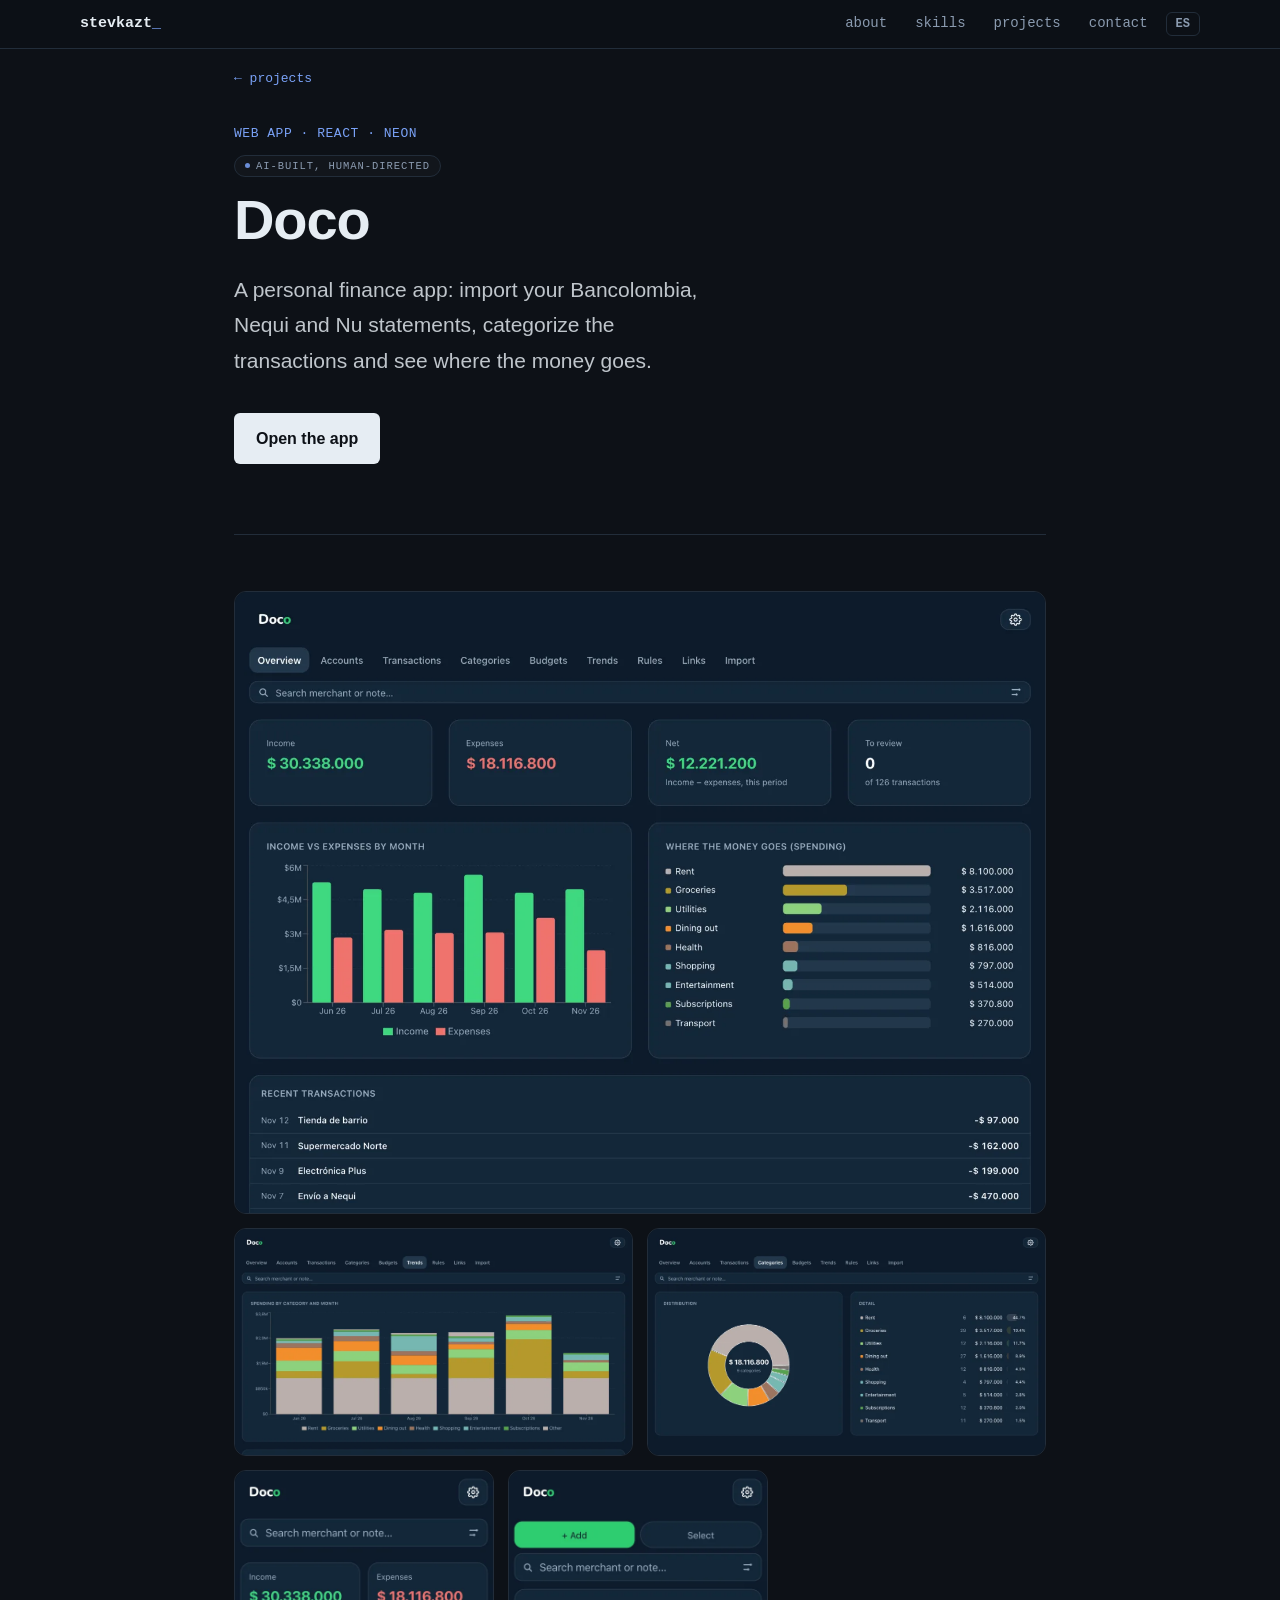
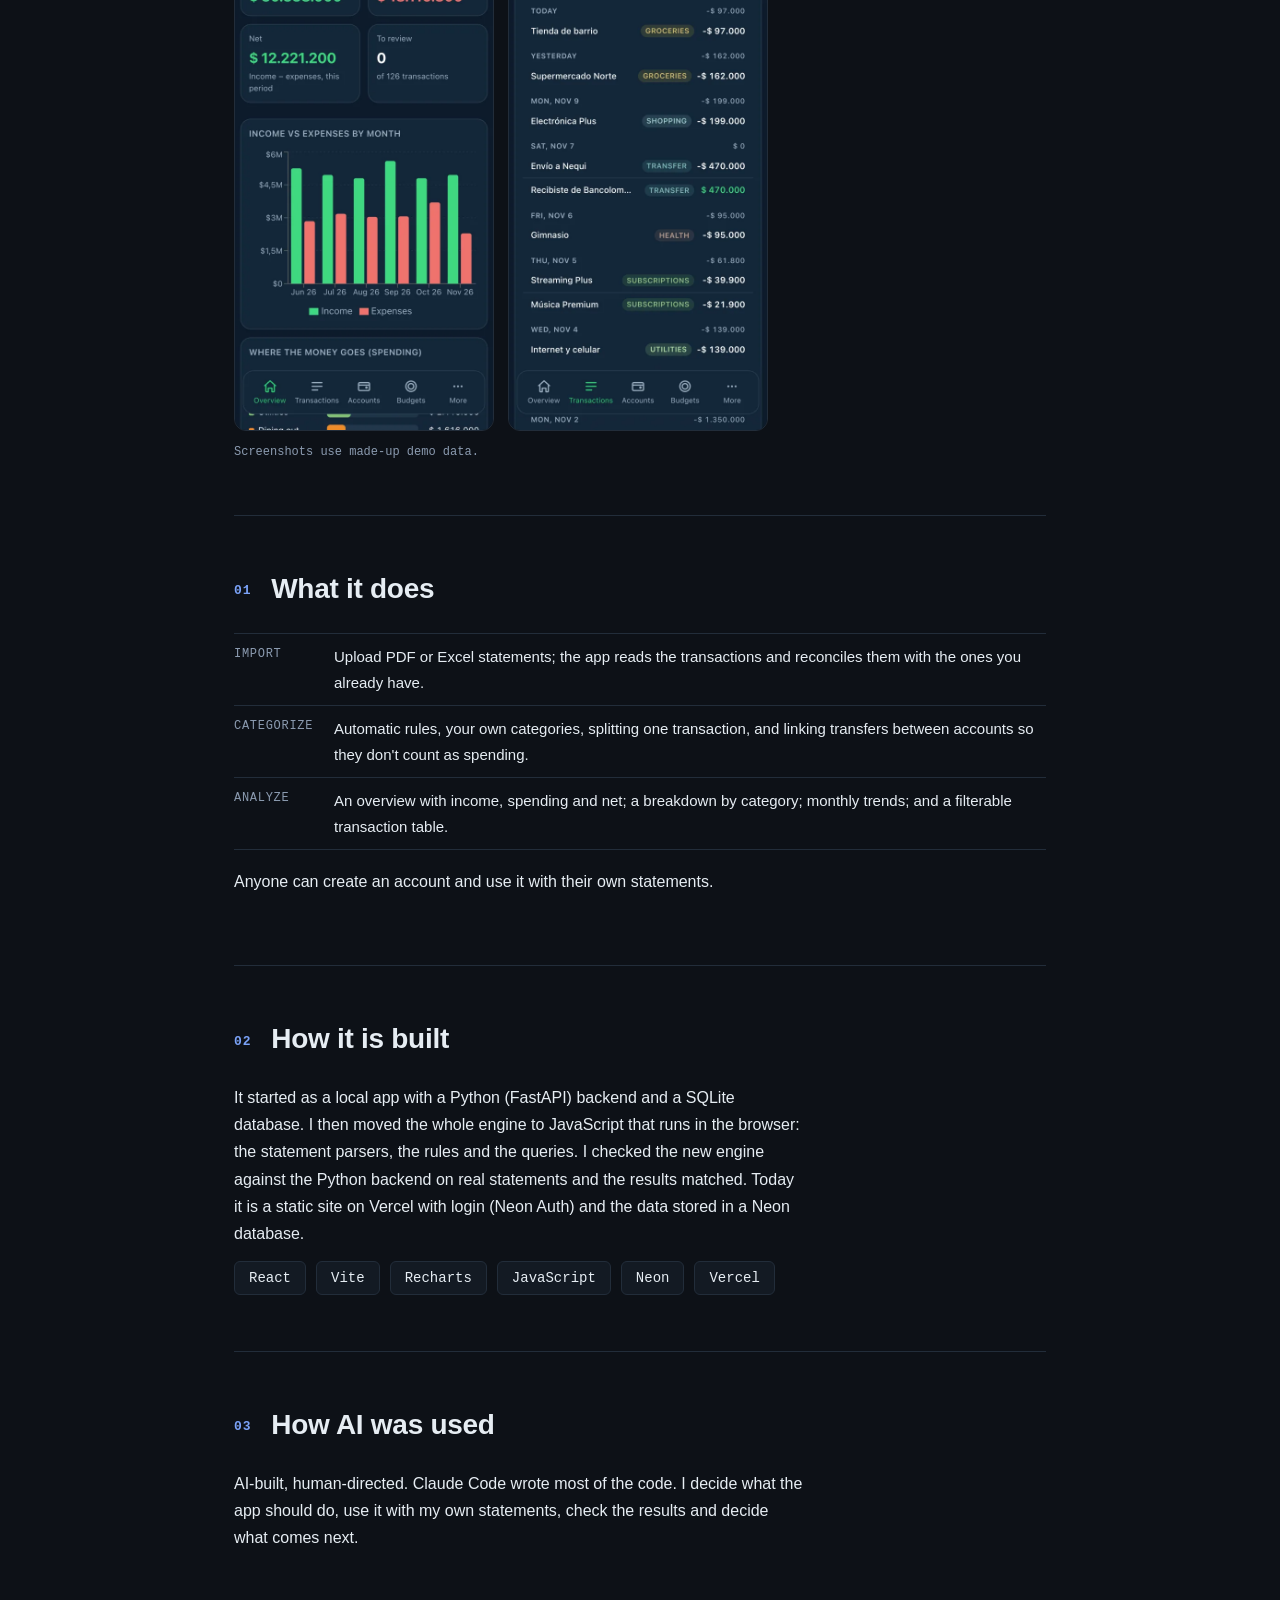
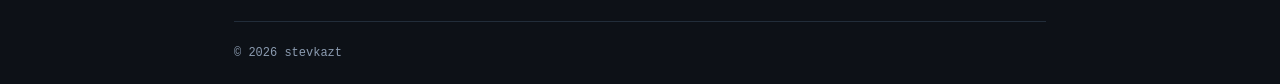
<file: projects/doco/index.html>
<!doctype html>
<html lang="en">
<head>
<meta charset="utf-8">
<meta name="viewport" content="width=device-width, initial-scale=1, viewport-fit=cover">
<title>Doco · stevkazt</title>
<meta name="description" content="A personal finance app for Bancolombia, Nequi and Nu statements.">
<meta name="theme-color" content="#0d1117">
<link rel="stylesheet" href="../../style.css?v=1794663430">
</head>
<body>
<header class="top">
  <a class="brand" href="../../">stevkazt<span class="cur">_</span></a>
  <nav>
    <a href="../../#about" data-i18n="nav_about">about</a>
    <a href="../../#skills" data-i18n="nav_skills">skills</a>
    <a href="../../#projects" data-i18n="nav_projects">projects</a>
    <a href="../../#contact" data-i18n="nav_contact">contact</a>
  </nav>
  <button id="lang" type="button" aria-label="Language">ES</button>
</header>
<main class="page">

<p class="crumb"><a href="../../#projects" data-es="← proyectos">← projects</a></p>
<section class="hero sub">
  <p class="kicker" data-es="Web app · React · Neon">Web app · React · Neon</p>
  <span class="pill l3" data-i18n="ai3">AI-built, human-directed</span>
  <h1>Doco</h1>
  <p class="lead" data-es="Una app de finanzas personales: importa tus extractos de Bancolombia, Nequi y Nu, categoriza los movimientos y muestra a dónde se va el dinero.">A personal finance app: import your Bancolombia, Nequi and Nu statements, categorize the transactions and see where the money goes.</p>
  <p class="cta"><a class="btn" href="https://doco-drab.vercel.app" data-es="Abrir la app">Open the app</a></p>
</section>
<section class="gallery">
  <div class="strip">
    <figure class="shot"><img src="../../images/doco/overview.webp" width="1400" height="1074" alt="Doco overview: income, expenses and net, income versus expenses by month, and where the money goes"></figure>
    <div class="shots two">
      <figure class="shot"><img src="../../images/doco/trends.webp" width="1000" height="569" alt="Doco trends: spending by category and month" loading="lazy"></figure>
      <figure class="shot"><img src="../../images/doco/categories.webp" width="1000" height="569" alt="Doco categories: distribution and detail by category" loading="lazy"></figure>
    </div>
  </div>
  <div class="strip">
    <div class="shots phones">
      <figure class="shot"><img src="../../images/doco/overview-phone.webp" width="560" height="1212" alt="Doco overview on a phone" loading="lazy"></figure>
      <figure class="shot"><img src="../../images/doco/transactions-phone.webp" width="560" height="1212" alt="Doco transactions on a phone, grouped by day" loading="lazy"></figure>
    </div>
  </div>
  <p class="note" data-es="Las capturas usan datos de ejemplo inventados.">Screenshots use made-up demo data.</p>
</section>
<section>
  <h2><span class="num">01</span> <span data-es="Qué hace">What it does</span></h2>
  <ul class="facts">
    <li><b data-es="Importar">Import</b><span data-es="Sube los extractos en PDF o Excel; la app lee los movimientos y los concilia con los que ya tenías.">Upload PDF or Excel statements; the app reads the transactions and reconciles them with the ones you already have.</span></li>
    <li><b data-es="Categorizar">Categorize</b><span data-es="Reglas automáticas, categorías propias, división de una transacción y enlace de traslados entre cuentas para que no cuenten como gasto.">Automatic rules, your own categories, splitting one transaction, and linking transfers between accounts so they don't count as spending.</span></li>
    <li><b data-es="Analizar">Analyze</b><span data-es="Resumen con ingresos, gastos y neto; distribución por categoría; tendencias por mes; y una tabla de transacciones con filtros.">An overview with income, spending and net; a breakdown by category; monthly trends; and a filterable transaction table.</span></li>
  </ul>
  <p data-es="Cualquiera puede crear una cuenta y usarla con sus propios extractos." >Anyone can create an account and use it with their own statements.</p>
</section>
<section>
  <h2><span class="num">02</span> <span data-es="Cómo está hecha">How it is built</span></h2>
  <p data-es="Empezó como una app local con un backend en Python (FastAPI) y una base SQLite. Después moví todo el motor a JavaScript que corre en el navegador: los lectores de extractos, las reglas y las consultas. Comparé el resultado del motor nuevo contra el backend en Python con extractos reales y los resultados coincidieron. Hoy es un sitio estático en Vercel con inicio de sesión (Neon Auth) y los datos guardados en una base Neon.">It started as a local app with a Python (FastAPI) backend and a SQLite database. I then moved the whole engine to JavaScript that runs in the browser: the statement parsers, the rules and the queries. I checked the new engine against the Python backend on real statements and the results matched. Today it is a static site on Vercel with login (Neon Auth) and the data stored in a Neon database.</p>
  <div class="chips"><span>React</span><span>Vite</span><span>Recharts</span><span>JavaScript</span><span>Neon</span><span>Vercel</span></div>
</section>
<section>
  <h2><span class="num">03</span> <span data-es="Uso de IA">How AI was used</span></h2>
  <p data-es="Construido con IA, dirigido por mí. Claude Code escribió la mayor parte del código. Yo defino qué debe hacer la app, la uso con mis propios extractos, reviso los resultados y decido qué sigue.">AI-built, human-directed. Claude Code wrote most of the code. I decide what the app should do, use it with my own statements, check the results and decide what comes next.</p>
</section>
</main>
<footer>© 2026 stevkazt</footer>
<script src="../../app.js?v=1794663430"></script>
</body>
</html>
</file>
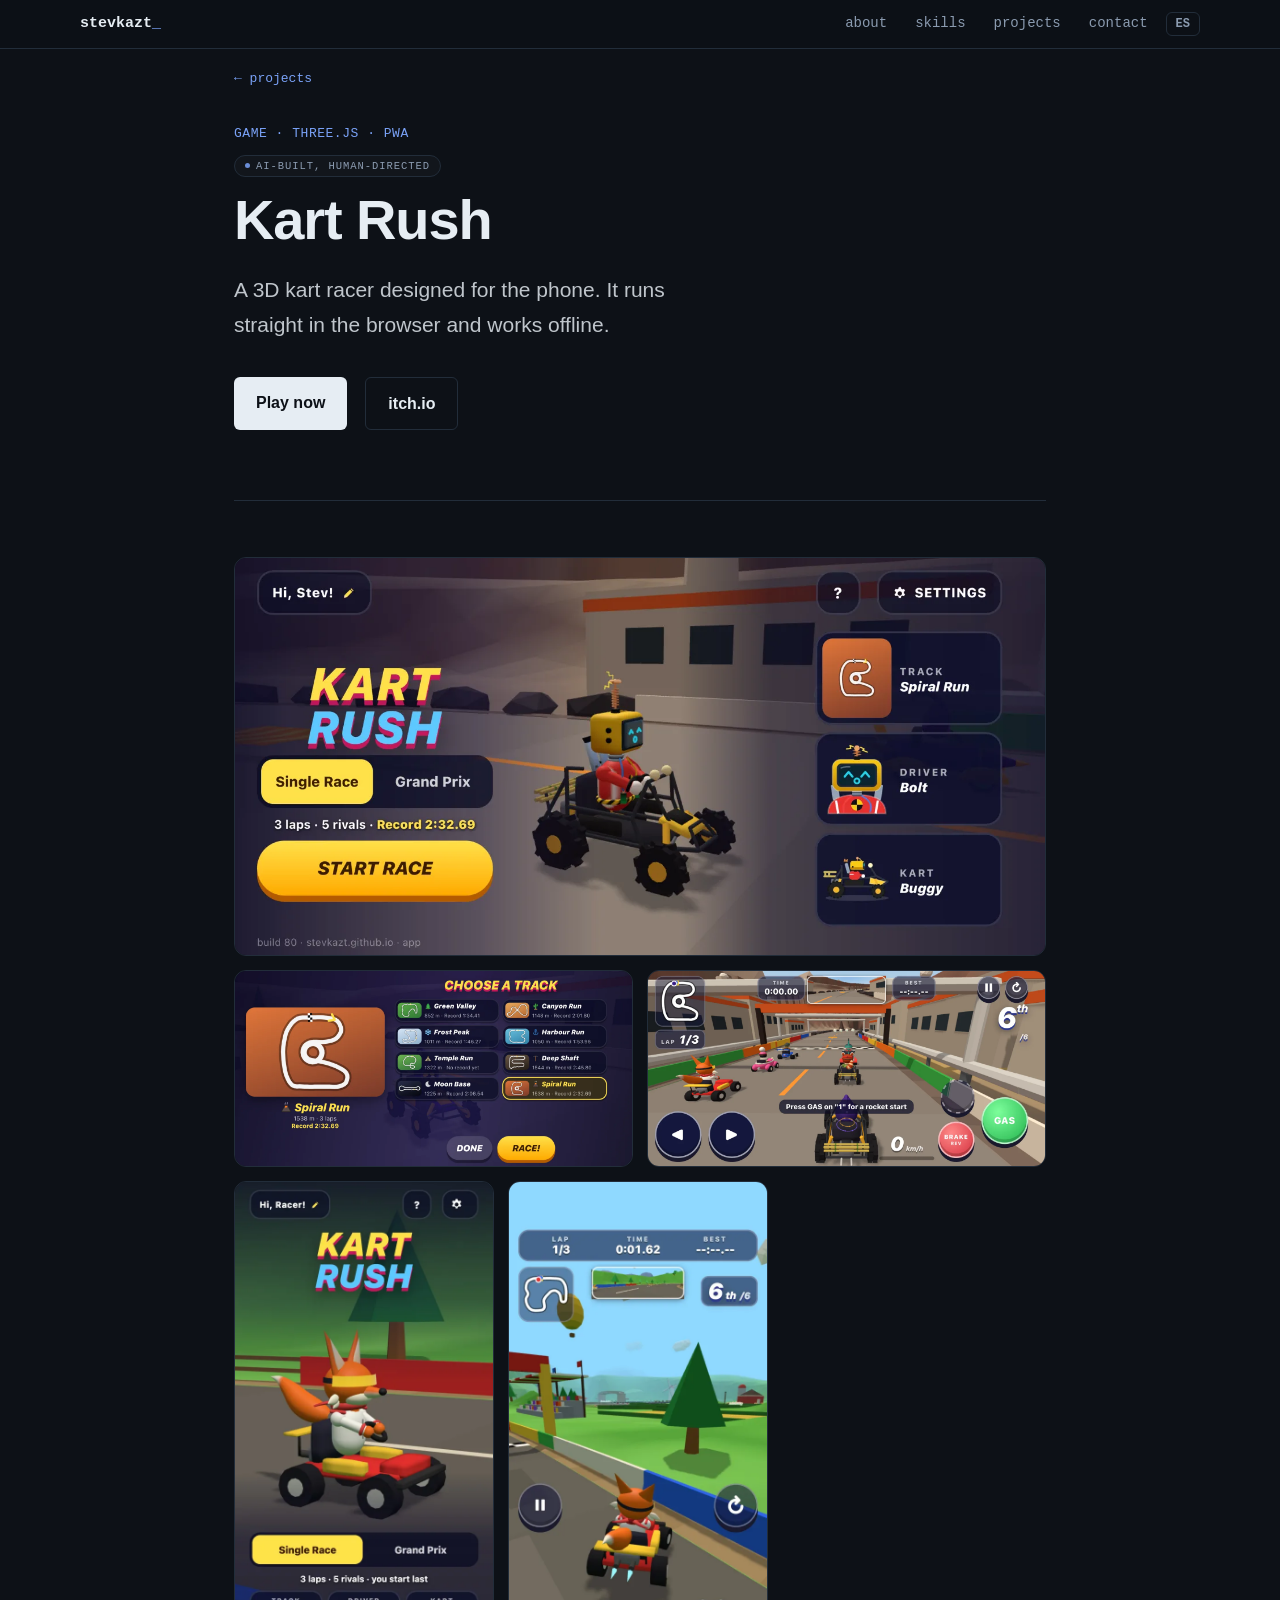
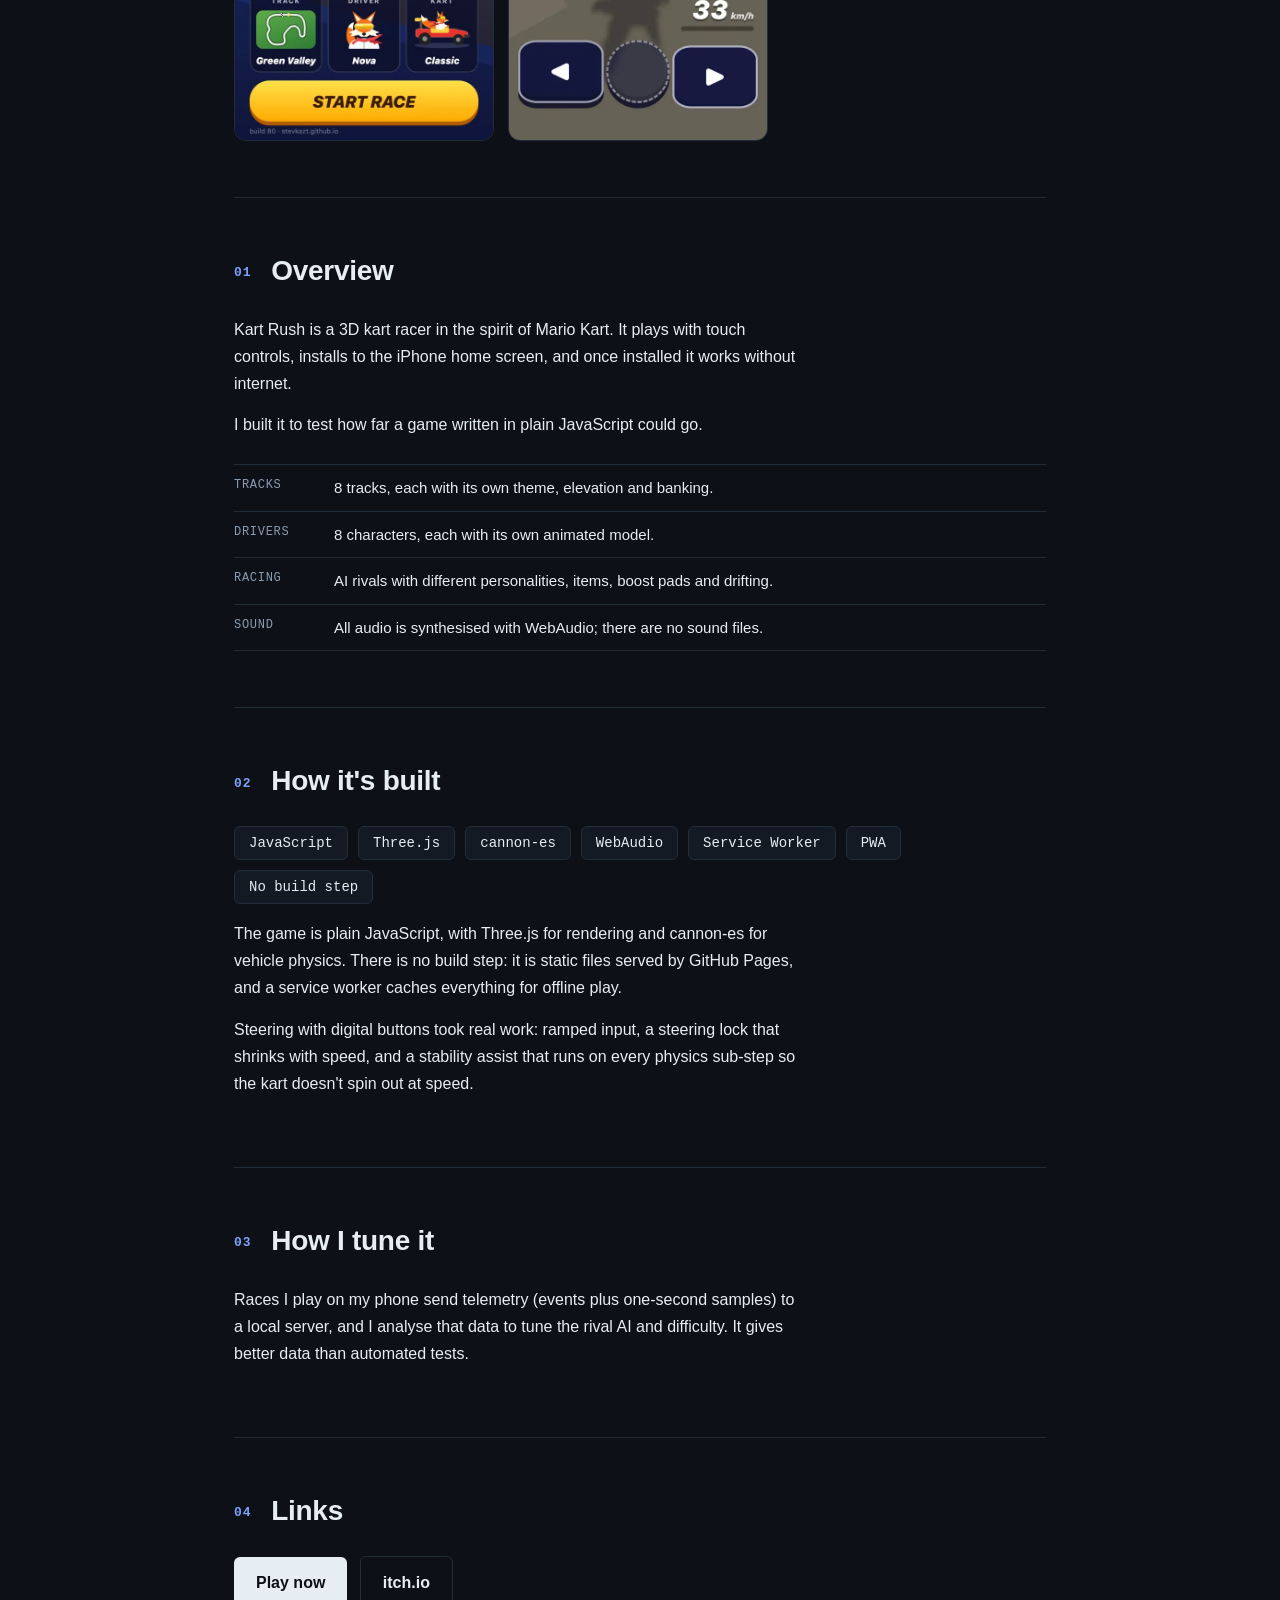
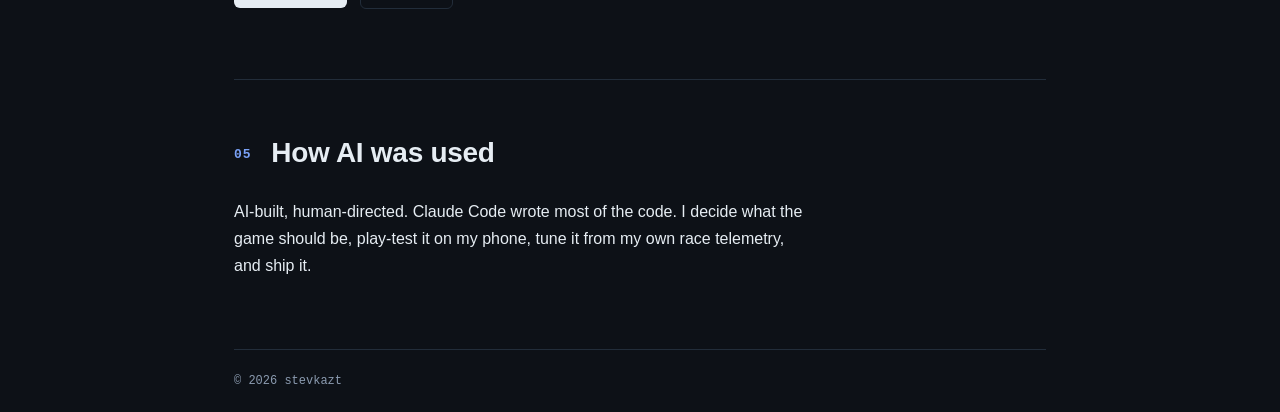
<file: projects/kart-rush/index.html>
<!doctype html>
<html lang="en">
<head>
<meta charset="utf-8">
<meta name="viewport" content="width=device-width, initial-scale=1, viewport-fit=cover">
<title>Kart Rush · stevkazt</title>
<meta name="description" content="A mobile-first 3D kart racer that runs in the browser.">
<meta name="theme-color" content="#0d1117">
<link rel="stylesheet" href="../../style.css?v=1794663430">
</head>
<body>
<header class="top">
  <a class="brand" href="../../">stevkazt<span class="cur">_</span></a>
  <nav>
    <a href="../../#about" data-i18n="nav_about">about</a>
    <a href="../../#skills" data-i18n="nav_skills">skills</a>
    <a href="../../#projects" data-i18n="nav_projects">projects</a>
    <a href="../../#contact" data-i18n="nav_contact">contact</a>
  </nav>
  <button id="lang" type="button" aria-label="Language">ES</button>
</header>
<main class="page">

<p class="crumb"><a href="../../#projects" data-es="← proyectos">← projects</a></p>
<section class="hero sub">
  <p class="kicker" data-es="Juego · Three.js · PWA">Game · Three.js · PWA</p>
  <span class="pill l3" data-i18n="ai3">AI-built, human-directed</span>
  <h1>Kart Rush</h1>
  <p class="lead" data-es="Un juego de karts en 3D, pensado para el celular, que corre directamente en el navegador y funciona sin conexión.">A 3D kart racer designed for the phone. It runs straight in the browser and works offline.</p>
  <p class="cta">
    <a class="btn" href="https://stevkazt.github.io/kart-rush/" data-es="Jugar ahora">Play now</a>
    <a class="btn ghost" href="https://stevkazt.itch.io/kart-rush">itch.io</a>
  </p>
</section>
<section class="gallery">
  <div class="strip">
  <figure class="shot"><img src="../../images/kart-rush/menu-landscape.webp" width="1400" height="686" alt="Kart Rush main menu in landscape: track, driver and kart choices and the START RACE button"></figure>
  <div class="shots two">
    <figure class="shot"><img src="../../images/kart-rush/tracks-landscape.webp" width="1400" height="686" alt="Choosing a track: eight tracks with their length and record time" loading="lazy"></figure>
    <figure class="shot"><img src="../../images/kart-rush/race-landscape.webp" width="1400" height="686" alt="On the starting grid of Spiral Run: steering on the left, gas and brake on the right" loading="lazy"></figure>
  </div>
  </div>
  <div class="strip">
  <div class="shots phones">
    <figure class="shot"><img src="../../images/kart-rush/menu-portrait.webp" width="560" height="1212" alt="Kart Rush main menu in portrait" loading="lazy"></figure>
    <figure class="shot"><img src="../../images/kart-rush/race-portrait.webp" width="560" height="1212" alt="Racing in portrait with left and right steering buttons" loading="lazy"></figure>
  </div>
  </div>
</section>
<section>
  <h2><span class="num">01</span> <span data-es="Qué es">Overview</span></h2>
  <p data-es="Kart Rush es una carrera de karts en 3D en la línea de Mario Kart. Se juega con controles táctiles, se puede instalar en la pantalla de inicio del iPhone y, una vez instalado, funciona sin internet.">Kart Rush is a 3D kart racer in the spirit of Mario Kart. It plays with touch controls, installs to the iPhone home screen, and once installed it works without internet.</p>
  <p data-es="Lo hice para probar hasta dónde puede llegar un juego hecho en JavaScript puro.">I built it to test how far a game written in plain JavaScript could go.</p>
  <ul class="facts">
    <li><b data-es="Pistas">Tracks</b><span data-es="8 pistas, cada una con su tema, alturas e inclinaciones.">8 tracks, each with its own theme, elevation and banking.</span></li>
    <li><b data-es="Pilotos">Drivers</b><span data-es="8 personajes con su propio modelo animado.">8 characters, each with its own animated model.</span></li>
    <li><b data-es="Carrera">Racing</b><span data-es="Rivales con IA y distintas personalidades, ítems, plataformas de impulso y derrapes.">AI rivals with different personalities, items, boost pads and drifting.</span></li>
    <li><b data-es="Sonido">Sound</b><span data-es="Todo el audio se sintetiza con WebAudio: no usa archivos de sonido.">All audio is synthesised with WebAudio; there are no sound files.</span></li>
  </ul>
</section>
<section>
  <h2><span class="num">02</span> <span data-es="Cómo está hecho">How it's built</span></h2>
  <div class="chips"><span>JavaScript</span><span>Three.js</span><span>cannon-es</span><span>WebAudio</span><span>Service Worker</span><span>PWA</span><span data-es="Sin build">No build step</span></div>
  <p data-es="El juego es JavaScript puro con Three.js para el render y cannon-es para la física del vehículo. No tiene paso de compilación: son archivos estáticos servidos por GitHub Pages. Un service worker guarda todo para jugar sin conexión.">The game is plain JavaScript, with Three.js for rendering and cannon-es for vehicle physics. There is no build step: it is static files served by GitHub Pages, and a service worker caches everything for offline play.</p>
  <p data-es="La dirección con botones digitales exigió trabajo propio: giro con rampa, límite que se reduce con la velocidad y un sistema de asistencia de estabilidad que corre en cada subpaso de la física para que el kart no gire descontrolado a alta velocidad.">Steering with digital buttons took real work: ramped input, a steering lock that shrinks with speed, and a stability assist that runs on every physics sub-step so the kart doesn't spin out at speed.</p>
</section>
<section>
  <h2><span class="num">03</span> <span data-es="Cómo lo afino">How I tune it</span></h2>
  <p data-es="Las carreras que juego en el celular envían telemetría (eventos y muestras cada segundo) a un servidor local, y analizo esos datos para ajustar la IA de los rivales y la dificultad. Me da mejores datos que las pruebas automáticas.">Races I play on my phone send telemetry (events plus one-second samples) to a local server, and I analyse that data to tune the rival AI and difficulty. It gives better data than automated tests.</p>
</section>
<section>
  <h2><span class="num">04</span> <span data-es="Enlaces">Links</span></h2>
  <p><a class="btn" href="https://stevkazt.github.io/kart-rush/" data-es="Jugar ahora">Play now</a> <a class="btn ghost" href="https://stevkazt.itch.io/kart-rush">itch.io</a></p>
</section>
<section>
  <h2><span class="num">05</span> <span data-es="Uso de IA">How AI was used</span></h2>
  <p data-es="Construido con IA, dirigido por mí. Claude Code escribió la mayor parte del código. Yo decido cómo debe ser el juego, lo pruebo en mi celular, lo ajusto con la telemetría de mis propias carreras y lo publico.">AI-built, human-directed. Claude Code wrote most of the code. I decide what the game should be, play-test it on my phone, tune it from my own race telemetry, and ship it.</p>
</section>
</main>
<footer>© 2026 stevkazt</footer>
<script src="../../app.js?v=1794663430"></script>
</body>
</html>
</file>
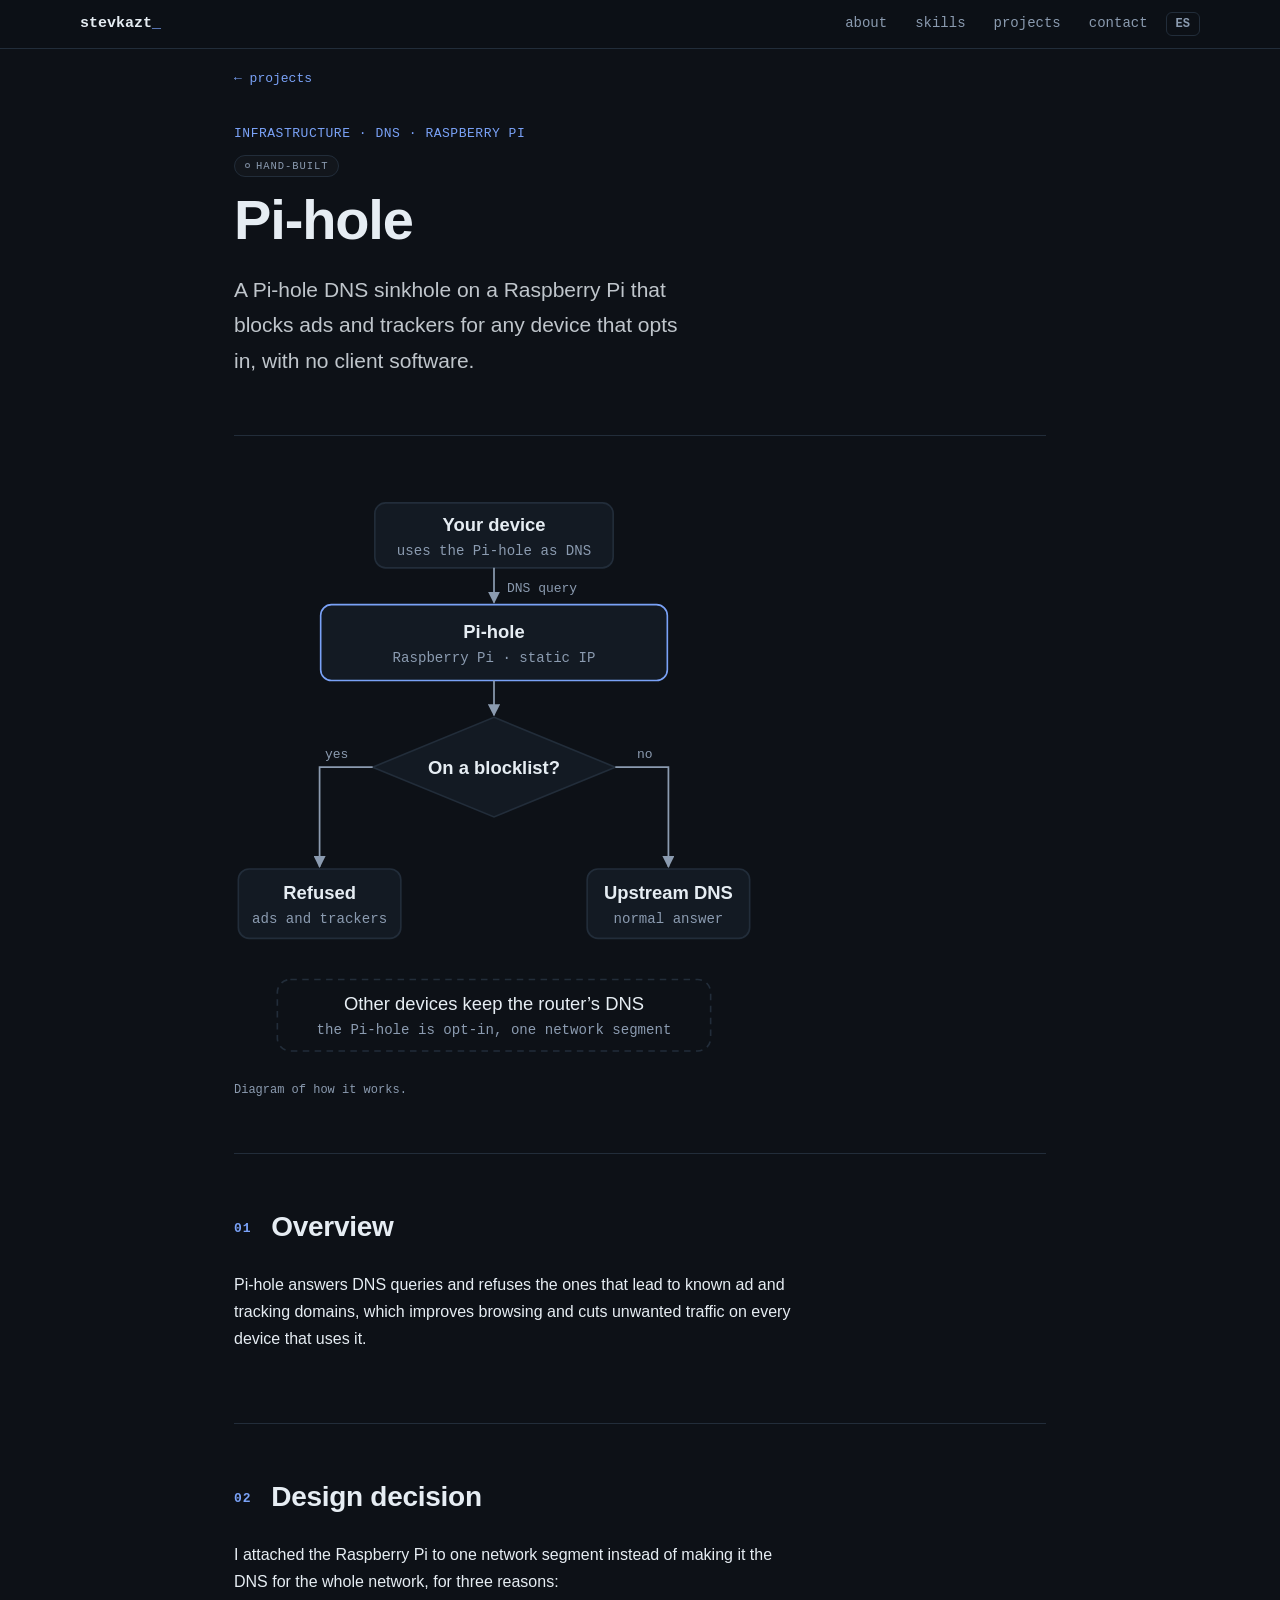
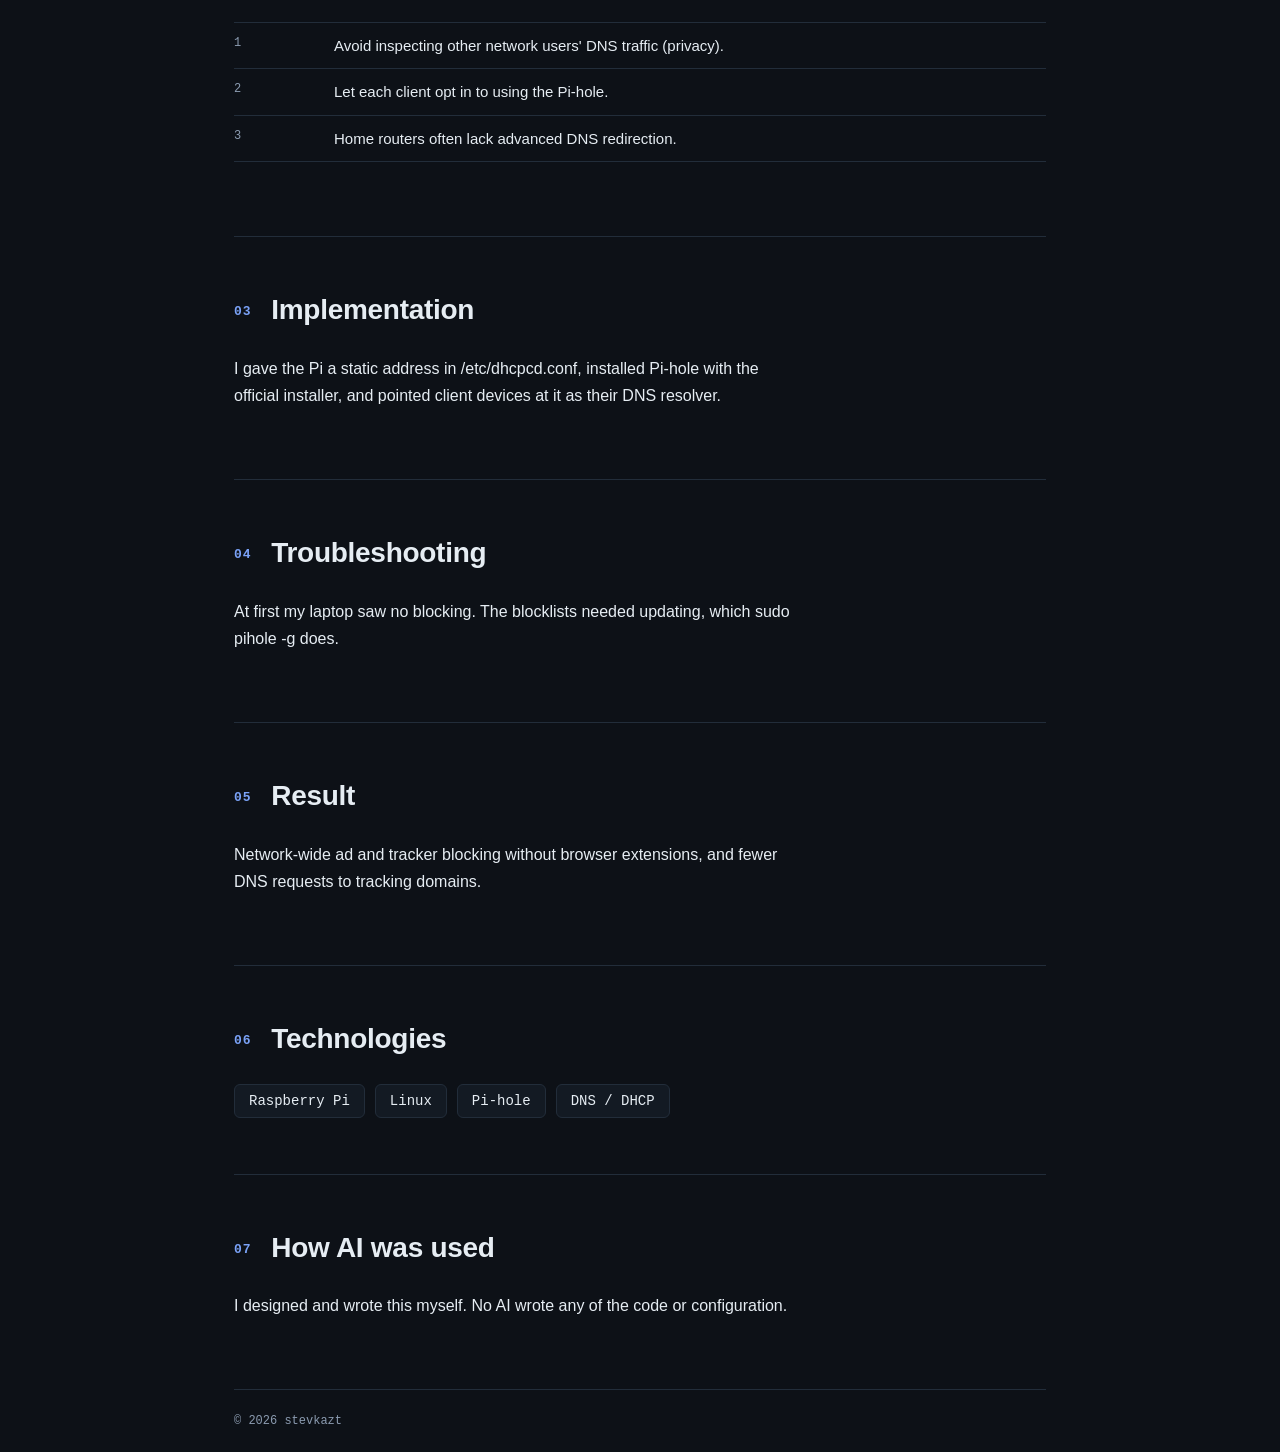
<file: projects/pihole/index.html>
<!doctype html>
<html lang="en">
<head>
<meta charset="utf-8">
<meta name="viewport" content="width=device-width, initial-scale=1, viewport-fit=cover">
<title>Pi-hole · stevkazt</title>
<meta name="description" content="A network-level ad and tracker blocker on a Raspberry Pi.">
<meta name="theme-color" content="#0d1117">
<link rel="stylesheet" href="../../style.css?v=1794663430">
</head>
<body>
<header class="top">
  <a class="brand" href="../../">stevkazt<span class="cur">_</span></a>
  <nav>
    <a href="../../#about" data-i18n="nav_about">about</a>
    <a href="../../#skills" data-i18n="nav_skills">skills</a>
    <a href="../../#projects" data-i18n="nav_projects">projects</a>
    <a href="../../#contact" data-i18n="nav_contact">contact</a>
  </nav>
  <button id="lang" type="button" aria-label="Language">ES</button>
</header>
<main class="page">

<p class="crumb"><a href="../../#projects" data-es="← proyectos">← projects</a></p>
<section class="hero sub">
  <p class="kicker" data-es="Infraestructura · DNS · Raspberry Pi">Infrastructure · DNS · Raspberry Pi</p>
  <span class="pill l1" data-i18n="ai1">Hand-built</span>
  <h1>Pi-hole</h1>
  <p class="lead" data-es="Un sumidero DNS Pi-hole en una Raspberry Pi que bloquea anuncios y rastreadores en cualquier dispositivo que lo elija, sin software en el cliente.">A Pi-hole DNS sinkhole on a Raspberry Pi that blocks ads and trackers for any device that opts in, with no client software.</p>
</section>
<section class="gallery diagram-section">
  <figure class="diagram">
    <svg viewBox="0 0 480 536" role="img" aria-labelledby="dg-t dg-d" xmlns="http://www.w3.org/2000/svg"><title id="dg-t">Pi-hole DNS filtering</title><desc id="dg-d">A device that opted in sends DNS queries to the Pi-hole. Blocklisted ad and tracker domains are refused; other queries go to the upstream DNS. Other devices keep the router DNS.</desc><defs><marker id="arr" viewBox="0 0 10 10" refX="9" refY="5" markerWidth="7" markerHeight="7" orient="auto-start-reverse"><path d="M0 0L10 5L0 10z"/></marker></defs><rect class="n" x="130" y="10" width="220" height="60" rx="10"/><text class="t" x="240.0" y="36.0">Your device</text><text class="s" x="240.0" y="58.0">uses the Pi-hole as DNS</text><path class="a" d="M240 70 V102" marker-end="url(#arr)"/><text class="l" x="252" y="92">DNS query</text><rect class="n acc" x="80" y="104" width="320" height="70" rx="10"/><text class="t" x="240.0" y="135.0">Pi-hole</text><text class="s" x="240.0" y="157.0">Raspberry Pi · static IP</text><path class="a" d="M240 174 V206" marker-end="url(#arr)"/><path class="n" d="M240 208 L352 254 L240 300 L128 254 Z"/><text class="t" x="240" y="260">On a blocklist?</text><path class="a" d="M128 254 H79 V346" marker-end="url(#arr)"/><text class="l" x="84" y="246">yes</text><path class="a" d="M352 254 H401 V346" marker-end="url(#arr)"/><text class="l" x="372" y="246">no</text><rect class="n" x="4" y="348" width="150" height="64" rx="10"/><text class="t" x="79.0" y="376.0">Refused</text><text class="s" x="79.0" y="398.0">ads and trackers</text><rect class="n" x="326" y="348" width="150" height="64" rx="10"/><text class="t" x="401.0" y="376.0">Upstream DNS</text><text class="s" x="401.0" y="398.0">normal answer</text><rect class="grp" x="40" y="450" width="400" height="66" rx="12"/><text class="t" x="240" y="478" style="font-weight:500">Other devices keep the router’s DNS</text><text class="s" x="240" y="500">the Pi-hole is opt-in, one network segment</text></svg>
    <figcaption data-es="Diagrama de cómo funciona.">Diagram of how it works.</figcaption>
  </figure>
</section>
<section>
  <h2><span class="num">01</span> <span data-es="Resumen">Overview</span></h2>
  <p data-es="Pi-hole responde las consultas DNS y rechaza las que llevan a dominios conocidos de publicidad y rastreo, lo que mejora la navegación y reduce el tráfico no deseado en todos los dispositivos que lo usan.">Pi-hole answers DNS queries and refuses the ones that lead to known ad and tracking domains, which improves browsing and cuts unwanted traffic on every device that uses it.</p>
</section>
<section>
  <h2><span class="num">02</span> <span data-es="Decisión de diseño">Design decision</span></h2>
  <p data-es="Conecté la Raspberry Pi a un segmento de red en lugar de hacerla el DNS de toda la red, por tres razones:">I attached the Raspberry Pi to one network segment instead of making it the DNS for the whole network, for three reasons:</p>
  <p data-es=""><ul class="facts"><li><b>1</b><span data-es="Evitar inspeccionar el tráfico DNS de otros usuarios de la red (privacidad).">Avoid inspecting other network users' DNS traffic (privacy).</span></li><li><b>2</b><span data-es="Que cada cliente decida si usa el Pi-hole.">Let each client opt in to using the Pi-hole.</span></li><li><b>3</b><span data-es="Los routers domésticos suelen carecer de redirección DNS avanzada.">Home routers often lack advanced DNS redirection.</span></li></ul></p>
</section>
<section>
  <h2><span class="num">03</span> <span data-es="Implementación">Implementation</span></h2>
  <p data-es="Le di a la Pi una dirección estática en <code>/etc/dhcpcd.conf</code>, instalé Pi-hole con el instalador oficial y configuré los dispositivos cliente para usarlo como resolutor DNS.">I gave the Pi a static address in <code>/etc/dhcpcd.conf</code>, installed Pi-hole with the official installer, and pointed client devices at it as their DNS resolver.</p>
</section>
<section>
  <h2><span class="num">04</span> <span data-es="Resolución de problemas">Troubleshooting</span></h2>
  <p data-es="Al principio mi portátil no bloqueaba nada. Había que actualizar las listas de bloqueo, lo que hace <code>sudo pihole -g</code>.">At first my laptop saw no blocking. The blocklists needed updating, which <code>sudo pihole -g</code> does.</p>
</section>
<section>
  <h2><span class="num">05</span> <span data-es="Resultado">Result</span></h2>
  <p data-es="Bloqueo de anuncios y rastreadores en toda la red sin extensiones de navegador, y menos consultas DNS hacia dominios de rastreo.">Network-wide ad and tracker blocking without browser extensions, and fewer DNS requests to tracking domains.</p>
</section>
<section>
  <h2><span class="num">06</span> <span data-es="Tecnologías">Technologies</span></h2>
  <div class="chips"><span>Raspberry Pi</span><span>Linux</span><span>Pi-hole</span><span>DNS / DHCP</span></div>
</section>
<section>
  <h2><span class="num">07</span> <span data-es="Uso de IA">How AI was used</span></h2>
  <p data-es="Lo diseñé y escribí yo. Ninguna IA escribió código ni configuración.">I designed and wrote this myself. No AI wrote any of the code or configuration.</p>
</section>
</main>
<footer>© 2026 stevkazt</footer>
<script src="../../app.js?v=1794663430"></script>
</body>
</html>
</file>
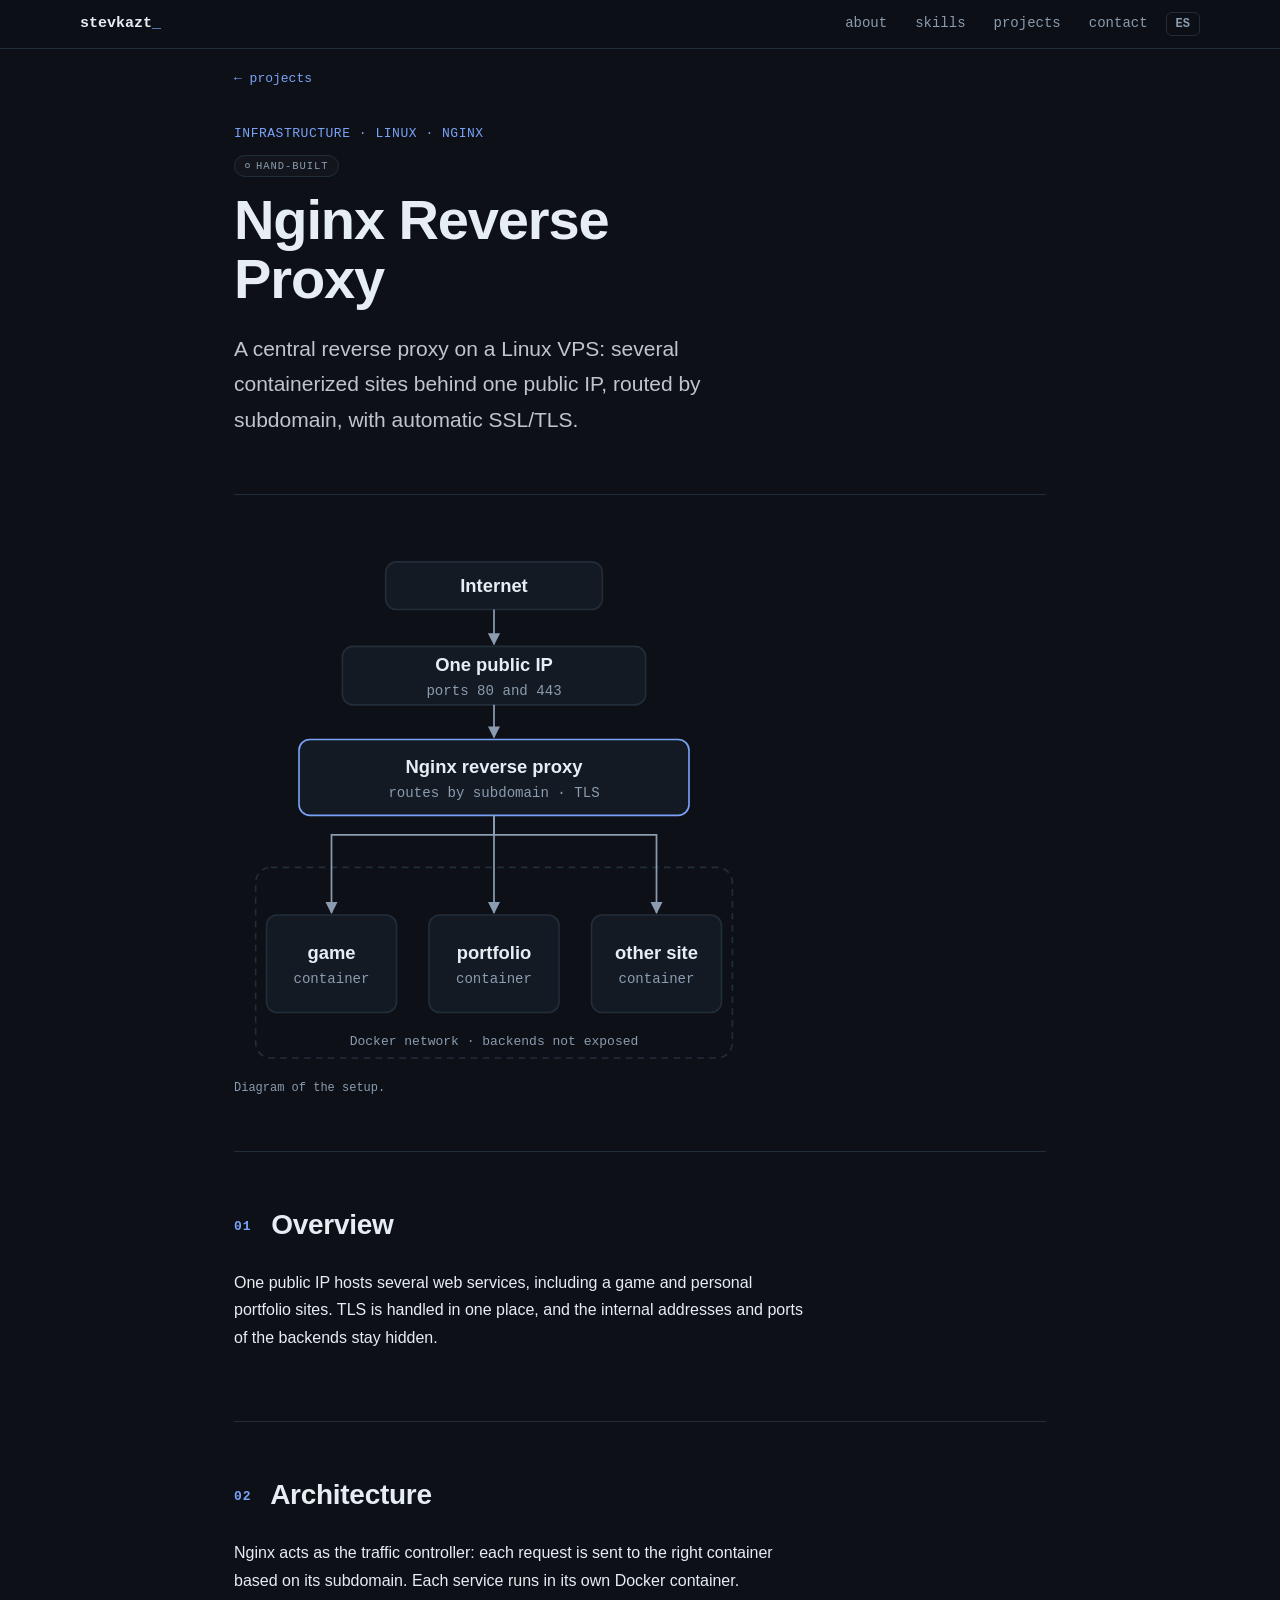
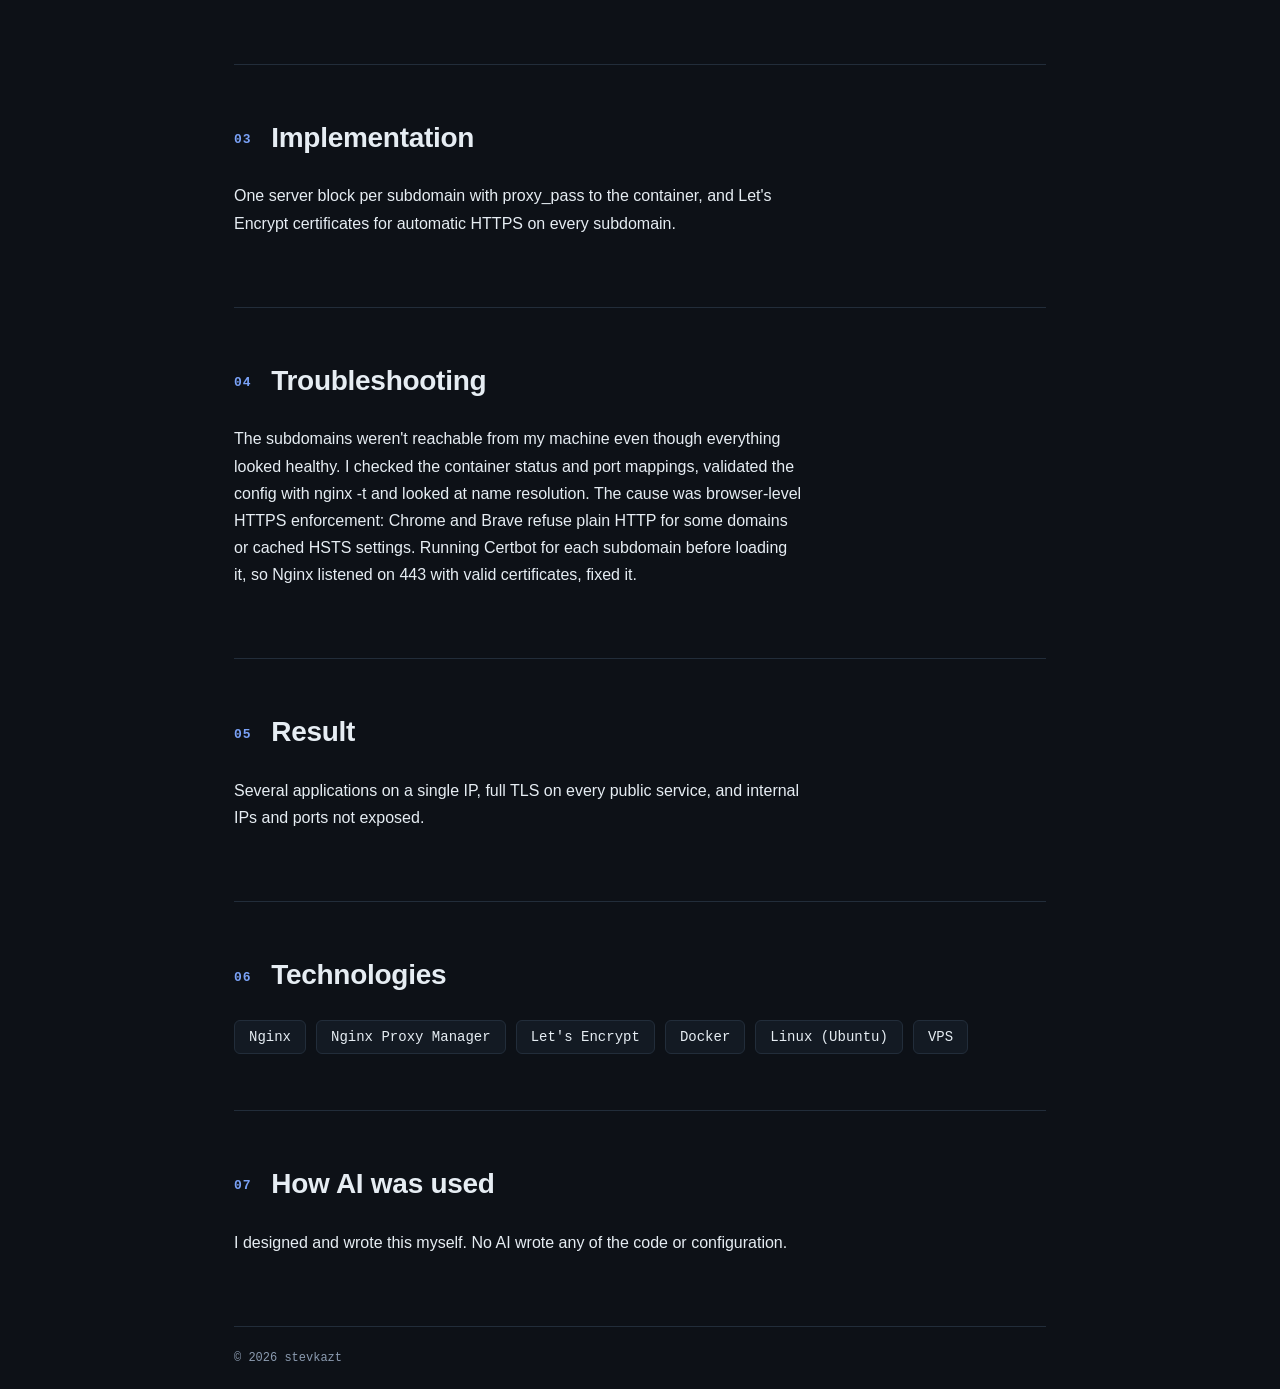
<file: projects/reverse-proxy/index.html>
<!doctype html>
<html lang="en">
<head>
<meta charset="utf-8">
<meta name="viewport" content="width=device-width, initial-scale=1, viewport-fit=cover">
<title>Nginx Reverse Proxy · stevkazt</title>
<meta name="description" content="A reverse proxy on a Linux VPS that serves several sites over HTTPS from one IP.">
<meta name="theme-color" content="#0d1117">
<link rel="stylesheet" href="../../style.css?v=1794663430">
</head>
<body>
<header class="top">
  <a class="brand" href="../../">stevkazt<span class="cur">_</span></a>
  <nav>
    <a href="../../#about" data-i18n="nav_about">about</a>
    <a href="../../#skills" data-i18n="nav_skills">skills</a>
    <a href="../../#projects" data-i18n="nav_projects">projects</a>
    <a href="../../#contact" data-i18n="nav_contact">contact</a>
  </nav>
  <button id="lang" type="button" aria-label="Language">ES</button>
</header>
<main class="page">

<p class="crumb"><a href="../../#projects" data-es="← proyectos">← projects</a></p>
<section class="hero sub">
  <p class="kicker" data-es="Infraestructura · Linux · Nginx">Infrastructure · Linux · Nginx</p>
  <span class="pill l1" data-i18n="ai1">Hand-built</span>
  <h1>Nginx Reverse Proxy</h1>
  <p class="lead" data-es="Un proxy inverso central en un VPS con Linux: varios sitios en contenedores detrás de una sola IP pública, enrutados por subdominio y con SSL/TLS automático.">A central reverse proxy on a Linux VPS: several containerized sites behind one public IP, routed by subdomain, with automatic SSL/TLS.</p>
</section>
<section class="gallery diagram-section">
  <figure class="diagram">
    <svg viewBox="0 0 480 480" role="img" aria-labelledby="dg-t dg-d" xmlns="http://www.w3.org/2000/svg"><title id="dg-t">Reverse proxy setup</title><desc id="dg-d">The internet reaches one public IP. Nginx terminates TLS and routes each subdomain to its own Docker container.</desc><defs><marker id="arr" viewBox="0 0 10 10" refX="9" refY="5" markerWidth="7" markerHeight="7" orient="auto-start-reverse"><path d="M0 0L10 5L0 10z"/></marker></defs><rect class="n" x="140" y="10" width="200" height="44" rx="10"/><text class="t" x="240.0" y="38.0">Internet</text><path class="a" d="M240 54 V86" marker-end="url(#arr)"/><rect class="n" x="100" y="88" width="280" height="54" rx="10"/><text class="t" x="240.0" y="111.0">One public IP</text><text class="s" x="240.0" y="133.0">ports 80 and 443</text><path class="a" d="M240 142 V172" marker-end="url(#arr)"/><rect class="n acc" x="60" y="174" width="360" height="70" rx="10"/><text class="t" x="240.0" y="205.0">Nginx reverse proxy</text><text class="s" x="240.0" y="227.0">routes by subdomain · TLS</text><rect class="grp" x="20" y="292" width="440" height="176" rx="14"/><text class="l" x="240" y="456" text-anchor="middle">Docker network · backends not exposed</text><path class="a" d="M240 244 V262 H90 V334" marker-end="url(#arr)"/><path class="a" d="M240 244 V334" marker-end="url(#arr)"/><path class="a" d="M240 244 V262 H390 V334" marker-end="url(#arr)"/><rect class="n" x="30" y="336" width="120" height="90" rx="10"/><text class="t" x="90.0" y="377.0">game</text><text class="s" x="90.0" y="399.0">container</text><rect class="n" x="180" y="336" width="120" height="90" rx="10"/><text class="t" x="240.0" y="377.0">portfolio</text><text class="s" x="240.0" y="399.0">container</text><rect class="n" x="330" y="336" width="120" height="90" rx="10"/><text class="t" x="390.0" y="377.0">other site</text><text class="s" x="390.0" y="399.0">container</text></svg>
    <figcaption data-es="Diagrama de la configuración.">Diagram of the setup.</figcaption>
  </figure>
</section>
<section>
  <h2><span class="num">01</span> <span data-es="Resumen">Overview</span></h2>
  <p data-es="Una sola IP pública aloja varios servicios web, entre ellos un juego y sitios de portafolio. El TLS se gestiona en un solo lugar y las direcciones y puertos internos de los servicios quedan ocultos.">One public IP hosts several web services, including a game and personal portfolio sites. TLS is handled in one place, and the internal addresses and ports of the backends stay hidden.</p>
</section>
<section>
  <h2><span class="num">02</span> <span data-es="Arquitectura">Architecture</span></h2>
  <p data-es="Nginx actúa como controlador de tráfico: cada solicitud va al contenedor correcto según su subdominio. Cada servicio corre en su propio contenedor de Docker.">Nginx acts as the traffic controller: each request is sent to the right container based on its subdomain. Each service runs in its own Docker container.</p>
</section>
<section>
  <h2><span class="num">03</span> <span data-es="Implementación">Implementation</span></h2>
  <p data-es="Un bloque de servidor por subdominio con <code>proxy_pass</code> al contenedor, y certificados de Let's Encrypt para HTTPS automático en cada subdominio.">One server block per subdomain with <code>proxy_pass</code> to the container, and Let's Encrypt certificates for automatic HTTPS on every subdomain.</p>
</section>
<section>
  <h2><span class="num">04</span> <span data-es="Resolución de problemas">Troubleshooting</span></h2>
  <p data-es="Los subdominios no cargaban desde mi equipo aunque todo parecía funcionar. Revisé el estado de los contenedores y los puertos, validé la configuración con <code>nginx -t</code> y la resolución de nombres. La causa era la exigencia de HTTPS del navegador: Chrome y Brave rechazan HTTP plano para ciertos dominios o configuraciones HSTS en caché. Ejecutar Certbot para cada subdominio antes de cargarlo, para que Nginx escuchara en el 443 con certificados válidos, lo resolvió.">The subdomains weren't reachable from my machine even though everything looked healthy. I checked the container status and port mappings, validated the config with <code>nginx -t</code> and looked at name resolution. The cause was browser-level HTTPS enforcement: Chrome and Brave refuse plain HTTP for some domains or cached HSTS settings. Running Certbot for each subdomain before loading it, so Nginx listened on 443 with valid certificates, fixed it.</p>
</section>
<section>
  <h2><span class="num">05</span> <span data-es="Resultado">Result</span></h2>
  <p data-es="Varias aplicaciones en una sola IP, TLS completo en todos los servicios públicos y sin exponer IPs ni puertos internos.">Several applications on a single IP, full TLS on every public service, and internal IPs and ports not exposed.</p>
</section>
<section>
  <h2><span class="num">06</span> <span data-es="Tecnologías">Technologies</span></h2>
  <div class="chips"><span>Nginx</span><span>Nginx Proxy Manager</span><span>Let's Encrypt</span><span>Docker</span><span>Linux (Ubuntu)</span><span>VPS</span></div>
</section>
<section>
  <h2><span class="num">07</span> <span data-es="Uso de IA">How AI was used</span></h2>
  <p data-es="Lo diseñé y escribí yo. Ninguna IA escribió código ni configuración.">I designed and wrote this myself. No AI wrote any of the code or configuration.</p>
</section>
</main>
<footer>© 2026 stevkazt</footer>
<script src="../../app.js?v=1794663430"></script>
</body>
</html>
</file>
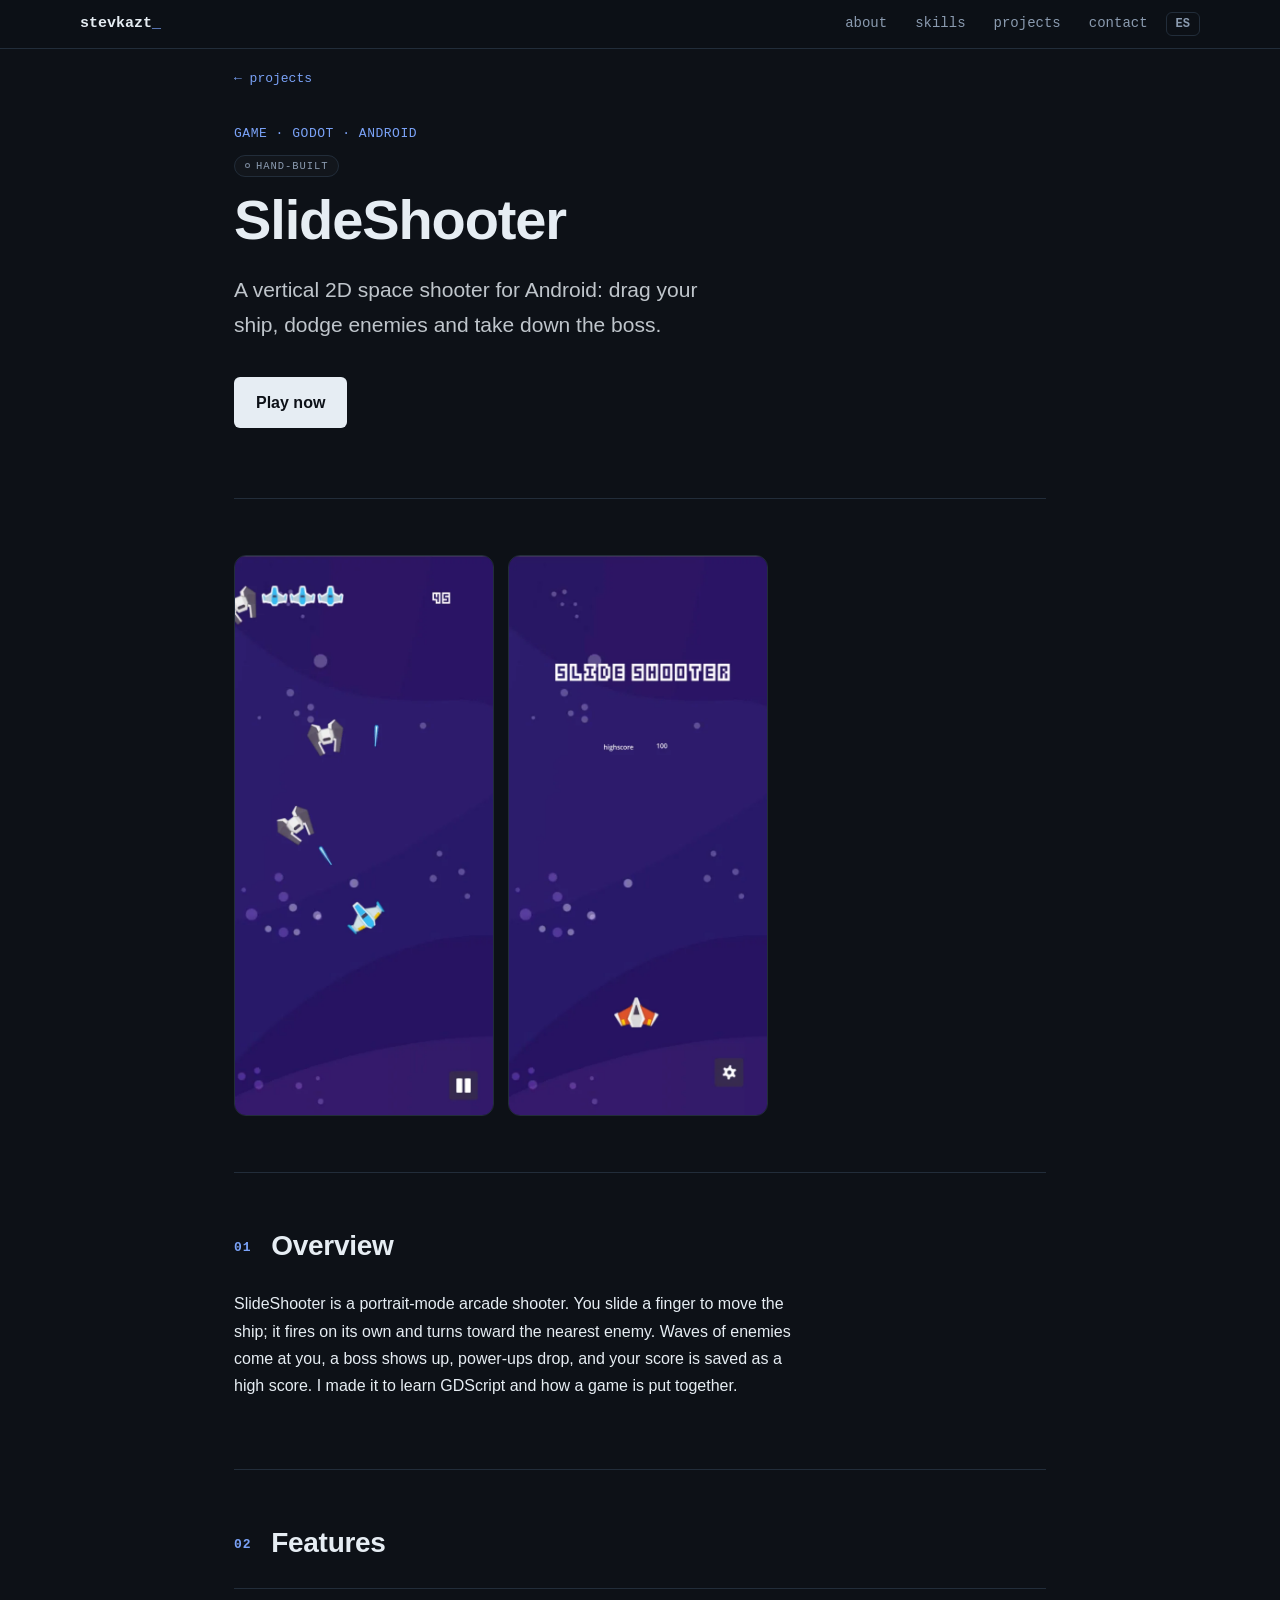
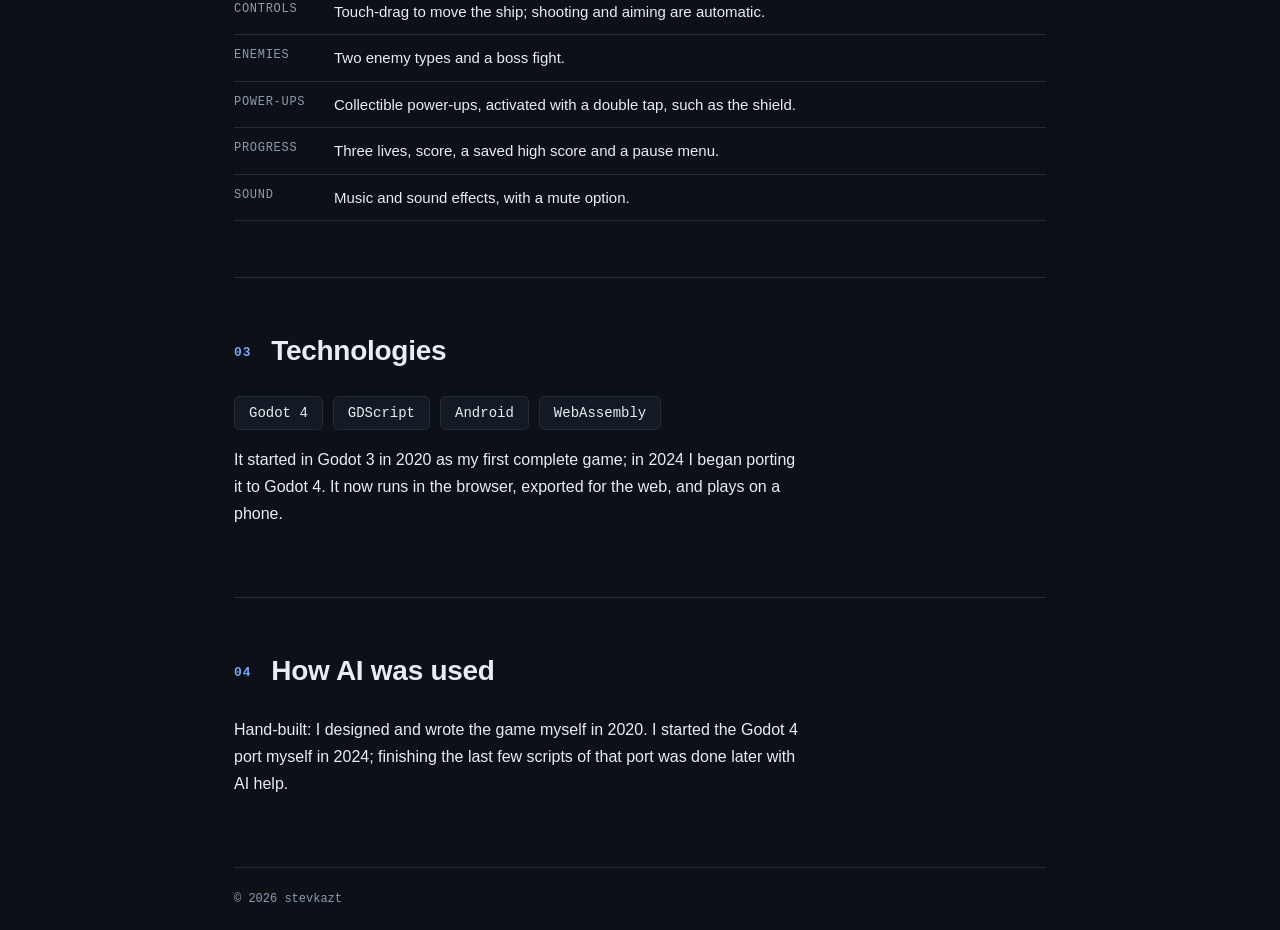
<file: projects/slideshooter/index.html>
<!doctype html>
<html lang="en">
<head>
<meta charset="utf-8">
<meta name="viewport" content="width=device-width, initial-scale=1, viewport-fit=cover">
<title>SlideShooter · stevkazt</title>
<meta name="description" content="A vertical 2D space shooter for Android, built with Godot and GDScript.">
<meta name="theme-color" content="#0d1117">
<link rel="stylesheet" href="../../style.css?v=1794663430">
</head>
<body>
<header class="top">
  <a class="brand" href="../../">stevkazt<span class="cur">_</span></a>
  <nav>
    <a href="../../#about" data-i18n="nav_about">about</a>
    <a href="../../#skills" data-i18n="nav_skills">skills</a>
    <a href="../../#projects" data-i18n="nav_projects">projects</a>
    <a href="../../#contact" data-i18n="nav_contact">contact</a>
  </nav>
  <button id="lang" type="button" aria-label="Language">ES</button>
</header>
<main class="page">

<p class="crumb"><a href="../../#projects" data-es="← proyectos">← projects</a></p>
<section class="hero sub">
  <p class="kicker" data-es="Juego · Godot · Android">Game · Godot · Android</p>
  <span class="pill l1" data-i18n="ai1">Hand-built</span>
  <h1>SlideShooter</h1>
  <p class="lead" data-es="Un juego de naves en 2D con pantalla vertical para Android: arrastra tu nave, esquiva enemigos y derrota al jefe.">A vertical 2D space shooter for Android: drag your ship, dodge enemies and take down the boss.</p>
  <p class="cta"><a class="btn" href="https://stevkazt.github.io/SlideShooter/" data-es="Jugar ahora">Play now</a></p>
</section>
<section class="gallery">
  <div class="strip">
  <div class="shots phones">
    <figure class="shot"><img src="../../images/slideshooter/gameplay.webp" width="560" height="1212" alt="SlideShooter: the ship firing at enemy ships"></figure>
    <figure class="shot"><img src="../../images/slideshooter/title.webp" width="560" height="1212" alt="SlideShooter title screen with the high score" loading="lazy"></figure>
  </div>
  </div>
</section>
<section>
  <h2><span class="num">01</span> <span data-es="Qué es">Overview</span></h2>
  <p data-es="SlideShooter es un juego de naves arcade en modo vertical. Deslizas el dedo para mover la nave; dispara sola y gira hacia el enemigo más cercano. Llegan oleadas de enemigos, aparece un jefe, caen potenciadores y tu puntaje se guarda como récord. Lo hice para aprender GDScript y cómo se arma un juego.">SlideShooter is a portrait-mode arcade shooter. You slide a finger to move the ship; it fires on its own and turns toward the nearest enemy. Waves of enemies come at you, a boss shows up, power-ups drop, and your score is saved as a high score. I made it to learn GDScript and how a game is put together.</p>
</section>
<section>
  <h2><span class="num">02</span> <span data-es="Características">Features</span></h2>
  <ul class="facts">
    <li><b data-es="Control">Controls</b><span data-es="Arrastrar con el dedo para mover la nave; disparo y apuntado automáticos.">Touch-drag to move the ship; shooting and aiming are automatic.</span></li>
    <li><b data-es="Enemigos">Enemies</b><span data-es="Dos tipos de enemigos y una pelea contra un jefe.">Two enemy types and a boss fight.</span></li>
    <li><b data-es="Potenciadores">Power-ups</b><span data-es="Potenciadores que se recogen y se activan con doble toque, como el escudo.">Collectible power-ups, activated with a double tap, such as the shield.</span></li>
    <li><b data-es="Progreso">Progress</b><span data-es="Tres vidas, puntaje, récord guardado y menú de pausa.">Three lives, score, a saved high score and a pause menu.</span></li>
    <li><b data-es="Sonido">Sound</b><span data-es="Música y efectos, con opción para silenciar.">Music and sound effects, with a mute option.</span></li>
  </ul>
</section>
<section>
  <h2><span class="num">03</span> <span data-es="Tecnologías">Technologies</span></h2>
  <div class="chips"><span>Godot 4</span><span>GDScript</span><span>Android</span><span>WebAssembly</span></div>
  <p data-es="Empezó en Godot 3 en 2020 como mi primer juego completo; en 2024 empecé a portarlo a Godot 4. Ahora corre en el navegador, exportado para la web, y se juega en el celular.">It started in Godot 3 in 2020 as my first complete game; in 2024 I began porting it to Godot 4. It now runs in the browser, exported for the web, and plays on a phone.</p>
</section>
<section>
  <h2><span class="num">04</span> <span data-es="Uso de IA">How AI was used</span></h2>
  <p data-es="Hecho a mano: diseñé y escribí el juego yo mismo en 2020. Empecé yo mismo el port a Godot 4 en 2024; terminar los últimos scripts de ese port se hizo después con ayuda de IA.">Hand-built: I designed and wrote the game myself in 2020. I started the Godot 4 port myself in 2024; finishing the last few scripts of that port was done later with AI help.</p>
</section>
</main>
<footer>© 2026 stevkazt</footer>
<script src="../../app.js?v=1794663430"></script>
</body>
</html>
</file>
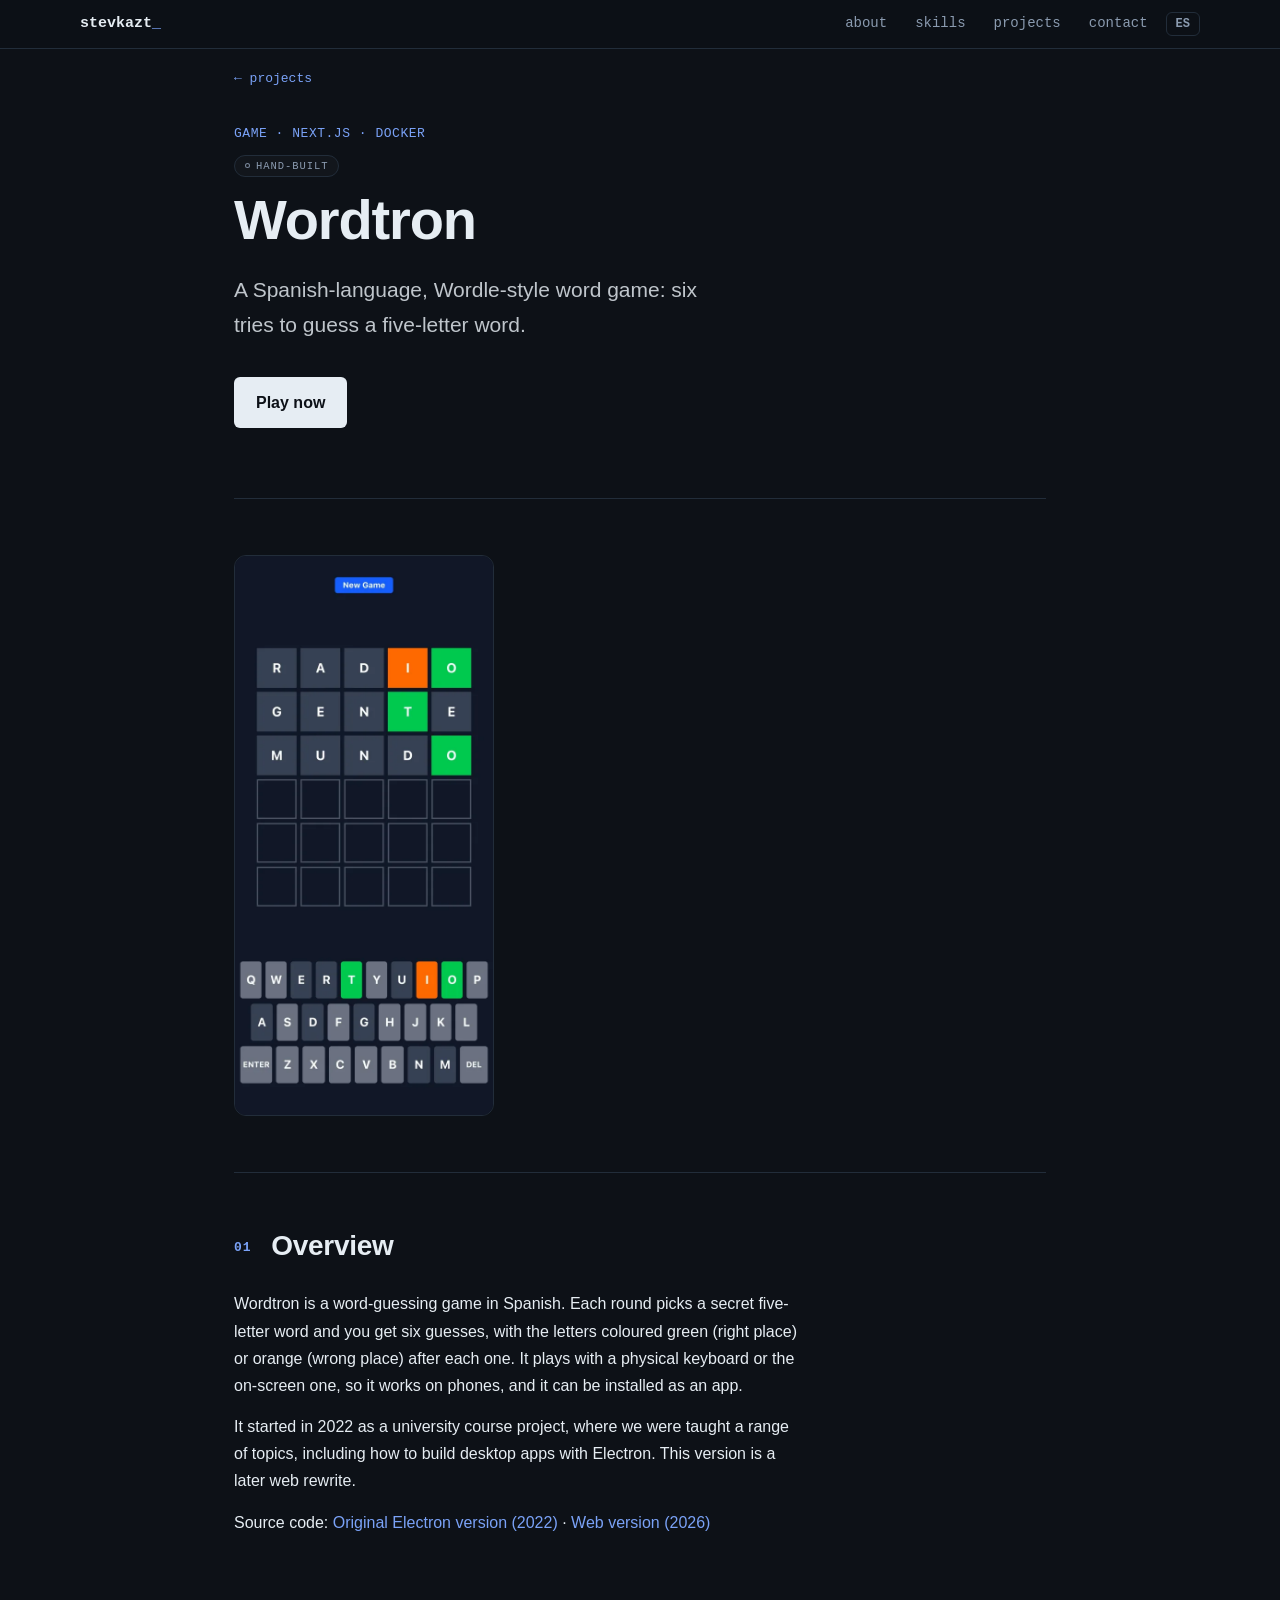
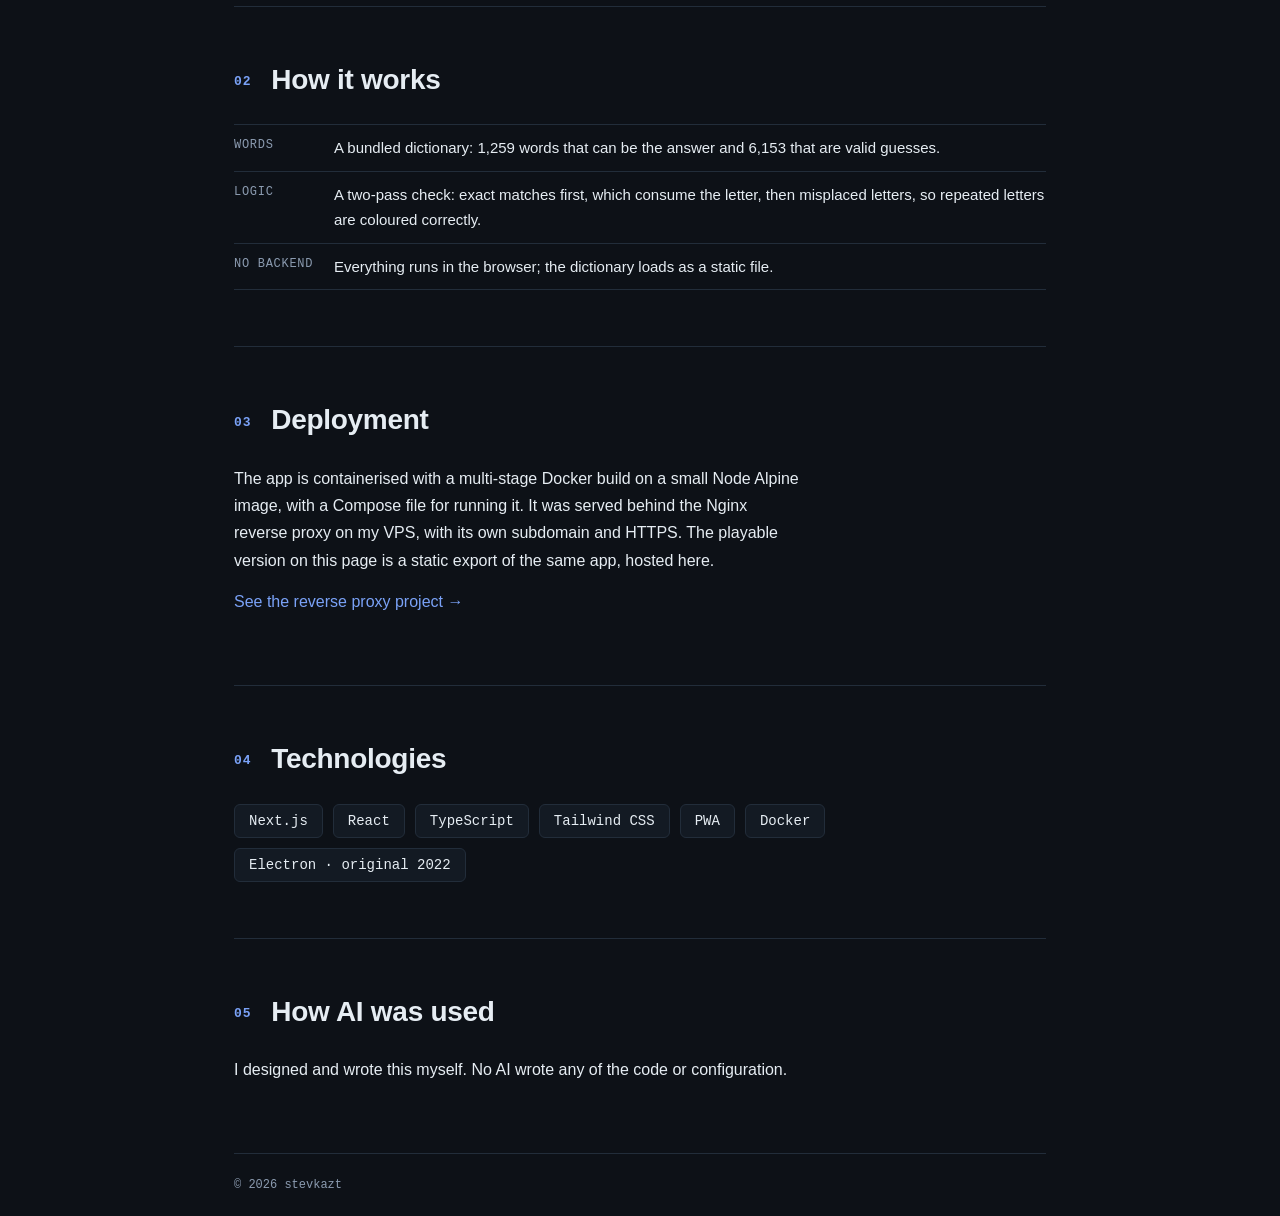
<file: projects/wordtron/index.html>
<!doctype html>
<html lang="en">
<head>
<meta charset="utf-8">
<meta name="viewport" content="width=device-width, initial-scale=1, viewport-fit=cover">
<title>Wordtron · stevkazt</title>
<meta name="description" content="A Spanish-language Wordle-style word game built with Next.js, React and TypeScript.">
<meta name="theme-color" content="#0d1117">
<link rel="stylesheet" href="../../style.css?v=1794663430">
</head>
<body>
<header class="top">
  <a class="brand" href="../../">stevkazt<span class="cur">_</span></a>
  <nav>
    <a href="../../#about" data-i18n="nav_about">about</a>
    <a href="../../#skills" data-i18n="nav_skills">skills</a>
    <a href="../../#projects" data-i18n="nav_projects">projects</a>
    <a href="../../#contact" data-i18n="nav_contact">contact</a>
  </nav>
  <button id="lang" type="button" aria-label="Language">ES</button>
</header>
<main class="page">

<p class="crumb"><a href="../../#projects" data-es="← proyectos">← projects</a></p>
<section class="hero sub">
  <p class="kicker" data-es="Juego · Next.js · Docker">Game · Next.js · Docker</p>
  <span class="pill l1" data-i18n="ai1">Hand-built</span>
  <h1>Wordtron</h1>
  <p class="lead" data-es="Un juego de palabras en español al estilo Wordle: seis intentos para adivinar una palabra de cinco letras.">A Spanish-language, Wordle-style word game: six tries to guess a five-letter word.</p>
  <p class="cta"><a class="btn" href="../../wordtron/" data-es="Jugar ahora">Play now</a></p>
</section>
<section class="gallery">
  <div class="strip">
  <div class="shots phones">
    <figure class="shot"><img src="../../images/wordtron/game.webp" width="560" height="1212" alt="Wordtron after three guesses: green letters are in the right place, orange letters are in the word elsewhere"></figure>
  </div>
  </div>
</section>
<section>
  <h2><span class="num">01</span> <span data-es="Qué es">Overview</span></h2>
  <p data-es="Wordtron es un juego de adivinar palabras en español. Cada partida elige una palabra secreta de cinco letras y tienes seis intentos; después de cada uno, las letras se colorean en verde (lugar correcto) o naranja (lugar incorrecto). Se juega con el teclado físico o el de pantalla, así que funciona en el celular, y se puede instalar como app.">Wordtron is a word-guessing game in Spanish. Each round picks a secret five-letter word and you get six guesses, with the letters coloured green (right place) or orange (wrong place) after each one. It plays with a physical keyboard or the on-screen one, so it works on phones, and it can be installed as an app.</p>
  <p data-es="Empezó en 2022 como un proyecto de la universidad, donde nos enseñaban varias cosas, entre ellas a hacer apps de escritorio con Electron. Esta versión es una reescritura web posterior.">It started in 2022 as a university course project, where we were taught a range of topics, including how to build desktop apps with Electron. This version is a later web rewrite.</p>
  <p><span data-es="Código fuente:">Source code:</span> <a href="https://github.com/stevkazt/wordtron" data-es="Versión original en Electron (2022)">Original Electron version (2022)</a> · <a href="https://github.com/stevkazt/wordtron-web" data-es="Versión web (2026)">Web version (2026)</a></p>
</section>
<section>
  <h2><span class="num">02</span> <span data-es="Cómo funciona">How it works</span></h2>
  <ul class="facts">
    <li><b data-es="Palabras">Words</b><span data-es="Un diccionario propio: 1.259 palabras posibles como secreta y 6.153 válidas como intento.">A bundled dictionary: 1,259 words that can be the answer and 6,153 that are valid guesses.</span></li>
    <li><b data-es="Lógica">Logic</b><span data-es="Evaluación en dos pasadas: primero los aciertos exactos, que consumen la letra, y después las letras en lugar incorrecto, para que las repetidas se coloreen bien.">A two-pass check: exact matches first, which consume the letter, then misplaced letters, so repeated letters are coloured correctly.</span></li>
    <li><b data-es="Sin backend">No backend</b><span data-es="Todo corre en el navegador; el diccionario se carga como archivo estático.">Everything runs in the browser; the dictionary loads as a static file.</span></li>
  </ul>
</section>
<section>
  <h2><span class="num">03</span> <span data-es="Despliegue">Deployment</span></h2>
  <p data-es="La app está en un contenedor con una compilación Docker de varias etapas sobre una imagen ligera de Node Alpine, y un archivo Compose para ejecutarla. Se servía detrás del proxy inverso Nginx de mi VPS, con su propio subdominio y HTTPS. La versión jugable de esta página es una exportación estática de la misma app, alojada aquí.">The app is containerised with a multi-stage Docker build on a small Node Alpine image, with a Compose file for running it. It was served behind the Nginx reverse proxy on my VPS, with its own subdomain and HTTPS. The playable version on this page is a static export of the same app, hosted here.</p>
  <p><a href="../reverse-proxy/" data-es="Ver el proyecto del proxy inverso →">See the reverse proxy project →</a></p>
</section>
<section>
  <h2><span class="num">04</span> <span data-es="Tecnologías">Technologies</span></h2>
  <div class="chips"><span>Next.js</span><span>React</span><span>TypeScript</span><span>Tailwind CSS</span><span>PWA</span><span>Docker</span><span>Electron · original 2022</span></div>
</section>
<section>
  <h2><span class="num">05</span> <span data-es="Uso de IA">How AI was used</span></h2>
  <p data-es="Lo diseñé y escribí yo. Ninguna IA escribió código ni configuración.">I designed and wrote this myself. No AI wrote any of the code or configuration.</p>
</section>
</main>
<footer>© 2026 stevkazt</footer>
<script src="../../app.js?v=1794663430"></script>
</body>
</html>
</file>
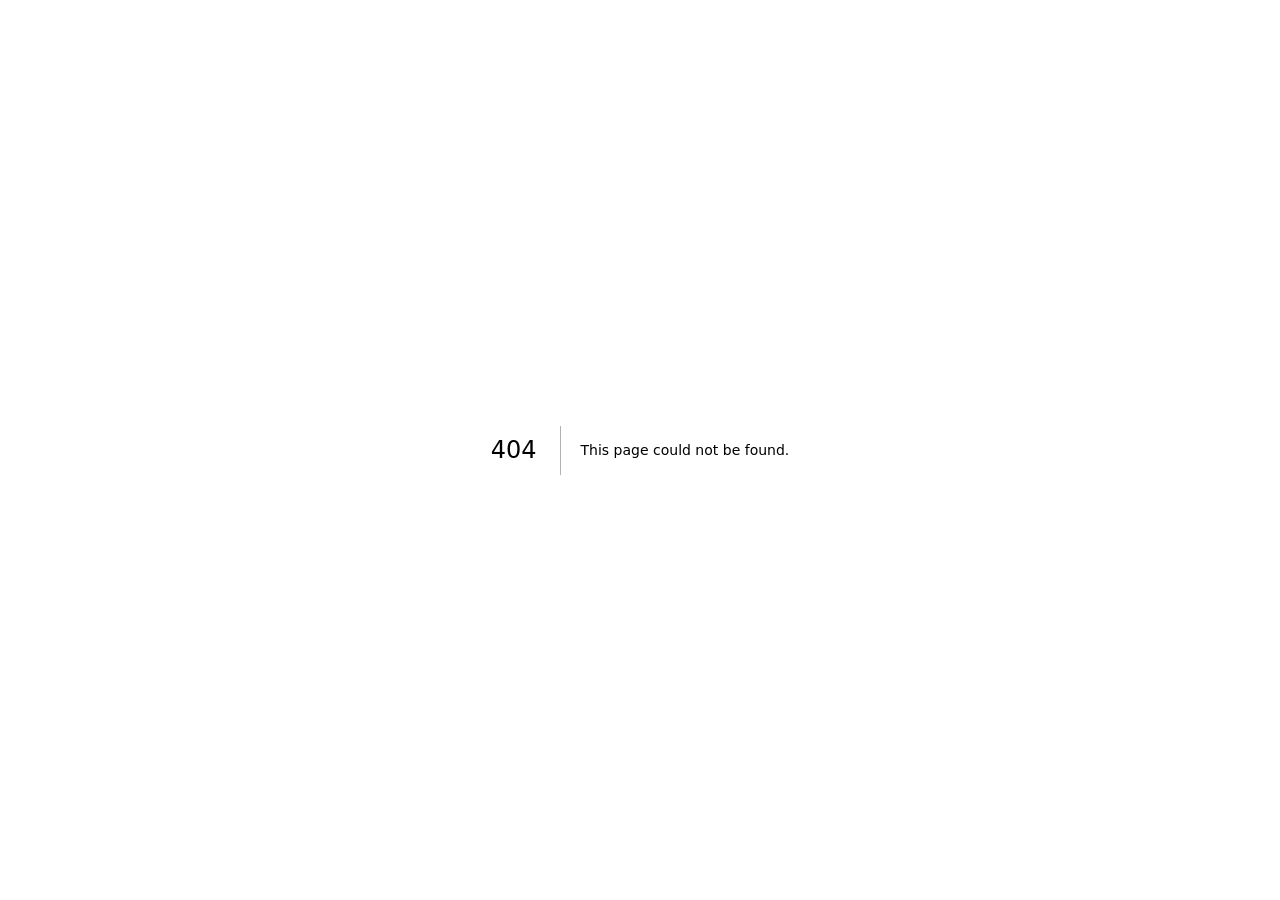
<file: wordtron/404/index.html>
<!DOCTYPE html><!--DZigA7uwCno6_e__OTUH2--><html lang="en"><head><meta charSet="utf-8"/><meta name="viewport" content="width=device-width, initial-scale=1, maximum-scale=1, user-scalable=no"/><link rel="stylesheet" href="/wordtron/_next/static/chunks/f95ac45b141d1c6a.css" data-precedence="next"/><link rel="preload" as="script" fetchPriority="low" href="/wordtron/_next/static/chunks/5f8f53e7772f4262.js"/><script src="/wordtron/_next/static/chunks/cc759f7c2413b7ff.js" async=""></script><script src="/wordtron/_next/static/chunks/d728b54057a705e7.js" async=""></script><script src="/wordtron/_next/static/chunks/turbopack-c302c53c94923f9f.js" async=""></script><script src="/wordtron/_next/static/chunks/4fd93823156e59e8.js" async=""></script><meta name="robots" content="noindex"/><meta name="next-size-adjust" content=""/><title>404: This page could not be found.</title><meta name="theme-color" content="#111827"/><title>Wordtron</title><meta name="description" content="The ultimate word challenge"/><link rel="manifest" href="/wordtron/manifest.json"/><link rel="icon" href="/wordtron/favicon.ico?favicon.0b3bf435.ico" sizes="256x256" type="image/x-icon"/><script src="/wordtron/_next/static/chunks/a6dad97d9634a72d.js" noModule=""></script></head><body class="geist_a71539c9-module__T19VSG__variable geist_mono_8d43a2aa-module__8Li5zG__variable antialiased"><div hidden=""><!--$--><!--/$--></div><div style="font-family:system-ui,&quot;Segoe UI&quot;,Roboto,Helvetica,Arial,sans-serif,&quot;Apple Color Emoji&quot;,&quot;Segoe UI Emoji&quot;;height:100vh;text-align:center;display:flex;flex-direction:column;align-items:center;justify-content:center"><div><style>body{color:#000;background:#fff;margin:0}.next-error-h1{border-right:1px solid rgba(0,0,0,.3)}@media (prefers-color-scheme:dark){body{color:#fff;background:#000}.next-error-h1{border-right:1px solid rgba(255,255,255,.3)}}</style><h1 class="next-error-h1" style="display:inline-block;margin:0 20px 0 0;padding:0 23px 0 0;font-size:24px;font-weight:500;vertical-align:top;line-height:49px">404</h1><div style="display:inline-block"><h2 style="font-size:14px;font-weight:400;line-height:49px;margin:0">This page could not be found.</h2></div></div></div><!--$--><!--/$--><script src="/wordtron/_next/static/chunks/5f8f53e7772f4262.js" id="_R_" async=""></script><script>(self.__next_f=self.__next_f||[]).push([0])</script><script>self.__next_f.push([1,"1:\"$Sreact.fragment\"\n2:I[39756,[\"/wordtron/_next/static/chunks/4fd93823156e59e8.js\"],\"default\"]\n3:I[37457,[\"/wordtron/_next/static/chunks/4fd93823156e59e8.js\"],\"default\"]\n4:I[97367,[\"/wordtron/_next/static/chunks/4fd93823156e59e8.js\"],\"OutletBoundary\"]\n5:\"$Sreact.suspense\"\n7:I[97367,[\"/wordtron/_next/static/chunks/4fd93823156e59e8.js\"],\"ViewportBoundary\"]\n9:I[97367,[\"/wordtron/_next/static/chunks/4fd93823156e59e8.js\"],\"MetadataBoundary\"]\nb:I[68027,[\"/wordtron/_next/static/chunks/4fd93823156e59e8.js\"],\"default\"]\n:HL[\"/wordtron/_next/static/chunks/f95ac45b141d1c6a.css\",\"style\"]\n"])</script><script>self.__next_f.push([1,"0:{\"P\":null,\"b\":\"DZigA7uwCno6-e__OTUH2\",\"c\":[\"\",\"_not-found\",\"\"],\"q\":\"\",\"i\":false,\"f\":[[[\"\",{\"children\":[\"/_not-found\",{\"children\":[\"__PAGE__\",{}]}]},\"$undefined\",\"$undefined\",true],[[\"$\",\"$1\",\"c\",{\"children\":[[[\"$\",\"link\",\"0\",{\"rel\":\"stylesheet\",\"href\":\"/wordtron/_next/static/chunks/f95ac45b141d1c6a.css\",\"precedence\":\"next\",\"crossOrigin\":\"$undefined\",\"nonce\":\"$undefined\"}]],[\"$\",\"html\",null,{\"lang\":\"en\",\"children\":[\"$\",\"body\",null,{\"className\":\"geist_a71539c9-module__T19VSG__variable geist_mono_8d43a2aa-module__8Li5zG__variable antialiased\",\"children\":[\"$\",\"$L2\",null,{\"parallelRouterKey\":\"children\",\"error\":\"$undefined\",\"errorStyles\":\"$undefined\",\"errorScripts\":\"$undefined\",\"template\":[\"$\",\"$L3\",null,{}],\"templateStyles\":\"$undefined\",\"templateScripts\":\"$undefined\",\"notFound\":[[[\"$\",\"title\",null,{\"children\":\"404: This page could not be found.\"}],[\"$\",\"div\",null,{\"style\":{\"fontFamily\":\"system-ui,\\\"Segoe UI\\\",Roboto,Helvetica,Arial,sans-serif,\\\"Apple Color Emoji\\\",\\\"Segoe UI Emoji\\\"\",\"height\":\"100vh\",\"textAlign\":\"center\",\"display\":\"flex\",\"flexDirection\":\"column\",\"alignItems\":\"center\",\"justifyContent\":\"center\"},\"children\":[\"$\",\"div\",null,{\"children\":[[\"$\",\"style\",null,{\"dangerouslySetInnerHTML\":{\"__html\":\"body{color:#000;background:#fff;margin:0}.next-error-h1{border-right:1px solid rgba(0,0,0,.3)}@media (prefers-color-scheme:dark){body{color:#fff;background:#000}.next-error-h1{border-right:1px solid rgba(255,255,255,.3)}}\"}}],[\"$\",\"h1\",null,{\"className\":\"next-error-h1\",\"style\":{\"display\":\"inline-block\",\"margin\":\"0 20px 0 0\",\"padding\":\"0 23px 0 0\",\"fontSize\":24,\"fontWeight\":500,\"verticalAlign\":\"top\",\"lineHeight\":\"49px\"},\"children\":404}],[\"$\",\"div\",null,{\"style\":{\"display\":\"inline-block\"},\"children\":[\"$\",\"h2\",null,{\"style\":{\"fontSize\":14,\"fontWeight\":400,\"lineHeight\":\"49px\",\"margin\":0},\"children\":\"This page could not be found.\"}]}]]}]}]],[]],\"forbidden\":\"$undefined\",\"unauthorized\":\"$undefined\"}]}]}]]}],{\"children\":[[\"$\",\"$1\",\"c\",{\"children\":[null,[\"$\",\"$L2\",null,{\"parallelRouterKey\":\"children\",\"error\":\"$undefined\",\"errorStyles\":\"$undefined\",\"errorScripts\":\"$undefined\",\"template\":[\"$\",\"$L3\",null,{}],\"templateStyles\":\"$undefined\",\"templateScripts\":\"$undefined\",\"notFound\":\"$undefined\",\"forbidden\":\"$undefined\",\"unauthorized\":\"$undefined\"}]]}],{\"children\":[[\"$\",\"$1\",\"c\",{\"children\":[[[\"$\",\"title\",null,{\"children\":\"404: This page could not be found.\"}],[\"$\",\"div\",null,{\"style\":\"$0:f:0:1:0:props:children:1:props:children:props:children:props:notFound:0:1:props:style\",\"children\":[\"$\",\"div\",null,{\"children\":[[\"$\",\"style\",null,{\"dangerouslySetInnerHTML\":{\"__html\":\"body{color:#000;background:#fff;margin:0}.next-error-h1{border-right:1px solid rgba(0,0,0,.3)}@media (prefers-color-scheme:dark){body{color:#fff;background:#000}.next-error-h1{border-right:1px solid rgba(255,255,255,.3)}}\"}}],[\"$\",\"h1\",null,{\"className\":\"next-error-h1\",\"style\":\"$0:f:0:1:0:props:children:1:props:children:props:children:props:notFound:0:1:props:children:props:children:1:props:style\",\"children\":404}],[\"$\",\"div\",null,{\"style\":\"$0:f:0:1:0:props:children:1:props:children:props:children:props:notFound:0:1:props:children:props:children:2:props:style\",\"children\":[\"$\",\"h2\",null,{\"style\":\"$0:f:0:1:0:props:children:1:props:children:props:children:props:notFound:0:1:props:children:props:children:2:props:children:props:style\",\"children\":\"This page could not be found.\"}]}]]}]}]],null,[\"$\",\"$L4\",null,{\"children\":[\"$\",\"$5\",null,{\"name\":\"Next.MetadataOutlet\",\"children\":\"$@6\"}]}]]}],{},null,false,false]},null,false,false]},null,false,false],[\"$\",\"$1\",\"h\",{\"children\":[[\"$\",\"meta\",null,{\"name\":\"robots\",\"content\":\"noindex\"}],[\"$\",\"$L7\",null,{\"children\":\"$L8\"}],[\"$\",\"div\",null,{\"hidden\":true,\"children\":[\"$\",\"$L9\",null,{\"children\":[\"$\",\"$5\",null,{\"name\":\"Next.Metadata\",\"children\":\"$La\"}]}]}],[\"$\",\"meta\",null,{\"name\":\"next-size-adjust\",\"content\":\"\"}]]}],false]],\"m\":\"$undefined\",\"G\":[\"$b\",\"$undefined\"],\"S\":true}\n"])</script><script>self.__next_f.push([1,"8:[[\"$\",\"meta\",\"0\",{\"charSet\":\"utf-8\"}],[\"$\",\"meta\",\"1\",{\"name\":\"viewport\",\"content\":\"width=device-width, initial-scale=1, maximum-scale=1, user-scalable=no\"}],[\"$\",\"meta\",\"2\",{\"name\":\"theme-color\",\"content\":\"#111827\"}]]\n"])</script><script>self.__next_f.push([1,"c:I[27201,[\"/wordtron/_next/static/chunks/4fd93823156e59e8.js\"],\"IconMark\"]\n6:null\na:[[\"$\",\"title\",\"0\",{\"children\":\"Wordtron\"}],[\"$\",\"meta\",\"1\",{\"name\":\"description\",\"content\":\"The ultimate word challenge\"}],[\"$\",\"link\",\"2\",{\"rel\":\"manifest\",\"href\":\"/wordtron/manifest.json\",\"crossOrigin\":\"$undefined\"}],[\"$\",\"link\",\"3\",{\"rel\":\"icon\",\"href\":\"/wordtron/favicon.ico?favicon.0b3bf435.ico\",\"sizes\":\"256x256\",\"type\":\"image/x-icon\"}],[\"$\",\"$Lc\",\"4\",{}]]\n"])</script></body></html>
</file>
<file: style.css>
:root{--bg:#0d1117;--panel:#131a23;--line:#222d3a;--fg:#e6edf3;--dim:#8b9bb0;--acc:#7aa2f7;--mono:ui-monospace,SFMono-Regular,Menlo,Consolas,monospace;--sans:-apple-system,BlinkMacSystemFont,"Segoe UI",Inter,Roboto,Helvetica,Arial,sans-serif}
*{box-sizing:border-box}
html{scroll-behavior:smooth;scroll-padding-top:64px}
body{margin:0;background:var(--bg);color:var(--fg);font:16px/1.7 var(--sans);-webkit-text-size-adjust:100%}
a{color:var(--acc);text-decoration:none}a:hover{text-decoration:underline}
.top{position:sticky;top:0;z-index:5;display:flex;align-items:center;gap:18px;padding:11px max(16px,env(safe-area-inset-left));background:rgba(13,17,23,.9);backdrop-filter:blur(8px);border-bottom:1px solid var(--line);font-family:var(--mono)}
.brand{color:var(--fg);font-weight:600;margin-right:auto;font-size:15px}
.cur{color:var(--acc)}
.top nav{display:flex;gap:18px;font-size:13px}
.top nav a{color:var(--dim)}.top nav a:hover{color:var(--fg);text-decoration:none}
#lang{font:600 12px var(--mono);color:var(--dim);background:none;border:1px solid var(--line);border-radius:6px;padding:4px 9px;cursor:pointer}
#lang:hover{color:var(--fg)}
main{max-width:820px;margin:0 auto;padding:0 max(16px,env(safe-area-inset-left))}
section{padding:44px 0;border-bottom:1px solid var(--line)}
.hero{padding:64px 0 48px}
.prompt{font:13px var(--mono);color:var(--fg);margin:0 0 28px}
.prompt .u{color:var(--acc)}.prompt .d{color:var(--dim)}.prompt .s{color:var(--dim);margin:0 2px}
.kicker{font:13px var(--mono);color:var(--acc);letter-spacing:.04em;margin:0 0 14px;text-transform:uppercase}
h1{margin:0 0 16px;font-size:clamp(30px,7.5vw,50px);line-height:1.1;letter-spacing:-.02em;font-weight:700}
.lead{font-size:18px;color:var(--dim);max-width:58ch;margin:0}
.facts{list-style:none;padding:0;margin:26px 0 0;border-top:1px solid var(--line)}
.facts li{display:flex;gap:16px;padding:10px 0;border-bottom:1px solid var(--line);font-size:15px}
.facts b{flex:0 0 84px;font:12px var(--mono);color:var(--dim);text-transform:uppercase;letter-spacing:.06em;padding-top:3px;font-weight:500}
.cta{display:flex;flex-wrap:wrap;gap:10px;margin-top:26px}
.btn{display:inline-block;padding:9px 16px;border-radius:6px;background:var(--fg);color:var(--bg);font-weight:600;font-size:15px}
.btn:hover{text-decoration:none;opacity:.9}
.btn.ghost{background:none;color:var(--fg);border:1px solid var(--line)}
h2{font:600 13px var(--mono);letter-spacing:.08em;text-transform:uppercase;margin:0 0 20px;color:var(--dim)}
h2 .num{color:var(--acc);margin-right:10px}
h3{margin:0 0 6px;font-size:17px}
section p{max-width:64ch;margin:0 0 14px}
.chips{display:flex;flex-wrap:wrap;gap:8px}
.chips span{padding:5px 11px;border:1px solid var(--line);background:var(--panel);border-radius:6px;font:13px var(--mono);color:var(--fg)}
.cards{display:grid;grid-template-columns:repeat(auto-fill,minmax(240px,1fr));gap:14px}
.card{background:var(--panel);border:1px solid var(--line);border-radius:8px;padding:18px}
.card h3{font-size:16px}
.card p{margin:0 0 10px;color:var(--dim);font-size:15px;line-height:1.55}
.card .links{display:flex;gap:16px;margin:0;font:13px var(--mono)}
.card.soon{border-style:dashed;background:none}
footer{max-width:820px;margin:0 auto;padding:24px 16px calc(24px + env(safe-area-inset-bottom));color:var(--dim);font:12px var(--mono)}
@media(max-width:480px){.top nav{display:none}.hero{padding-top:40px}.facts li{flex-direction:column;gap:2px}.facts b{flex:none}}
@media(max-height:480px){section{padding:28px 0}.hero{padding-top:28px}}
.crumb{font:13px var(--mono);margin:22px 0 0}
.hero.sub{padding:28px 0 40px}
.page section p i{color:var(--fg)}
.btn+.btn{margin-left:8px}
.card h3 a{color:var(--fg)}.card h3 a:hover{color:var(--acc);text-decoration:none}
.facts+p{margin-top:18px}
.grp{font:600 13px var(--mono);color:var(--dim);margin:26px 0 12px;text-transform:uppercase;letter-spacing:.06em}
.grp:first-of-type{margin-top:0}
code{font:.9em var(--mono);background:var(--panel);padding:1px 5px;border-radius:4px}
.ai{display:inline-flex;align-items:center;gap:7px;font:12px var(--mono);color:var(--dim);margin:0 0 10px}
.ai .dots{display:inline-flex;gap:3px}
.ai i{width:7px;height:7px;border-radius:50%;border:1px solid var(--dim);display:block}
.ai i.on{background:var(--acc);border-color:var(--acc)}
.legend{font:12px var(--mono);color:var(--dim);margin:0 0 18px;max-width:none}
.legend span{white-space:nowrap;margin-right:14px}
.hero .ai{margin:-6px 0 14px}
.chips+p{margin-top:16px}
.card{position:relative}
.ai.meter{position:absolute;top:18px;right:16px;margin:0}
.card h3{padding-right:48px}

/* ---- Desktop layout (>=960px): phone layout above is untouched ---- */
@media(min-width:960px){
  .top{padding-inline:max(24px,calc((100% - 1120px)/2))}
  .top nav{gap:28px;font-size:14px}
  main{max-width:1120px;padding:0 24px}
  footer{max-width:1120px;padding-inline:24px}
  main{display:grid;grid-template-columns:5fr 7fr;column-gap:72px}
  main>.hero,main>#projects,main>#contact{grid-column:1/-1}
  section{padding:72px 0}
  h2{font:700 28px/1.2 var(--sans);letter-spacing:-.01em;text-transform:none;color:var(--fg);margin:0 0 28px}
  h2 .num{font:600 13px var(--mono);letter-spacing:.08em;color:var(--acc);margin-right:12px;vertical-align:middle}
  /* hero: identity left, facts panel right */
  .hero{display:grid;grid-template-columns:1.5fr 1fr;column-gap:72px;align-items:start;padding:88px 0 80px}
  .hero>*{grid-column:1}
  .hero .facts{grid-column:2;grid-row:1/span 6;margin:0;align-self:center;background:var(--panel);border:1px solid var(--line);border-radius:12px;padding:12px 26px}
  .hero .facts li{flex-direction:column;gap:4px;padding:16px 0}
  .hero .facts li:last-child{border-bottom:0}
  .hero .facts b{flex:none}
  .hero .facts li span{font-size:18px;line-height:1.4}
  h1{font-size:64px;line-height:1.05;margin-bottom:22px}
  .lead{font-size:21px;max-width:34ch;color:var(--fg);opacity:.82}
  .cta{margin-top:34px}
  .btn{padding:12px 22px;font-size:16px}
  #about p{font-size:18px;line-height:1.7}
  .chips{gap:10px}
  .chips span{padding:8px 14px;font-size:14px}
  /* projects: 6-col grid, featured cards span 3, others span 2 */
  .cards{grid-template-columns:repeat(6,1fr);gap:18px}
  .card{grid-column:span 2;padding:22px}
  .card.feature{grid-column:span 3;padding:30px;min-height:210px;display:flex;flex-direction:column}
  .card.feature h3{font-size:24px;margin-bottom:10px}
  .card.feature p{font-size:17px;line-height:1.6;color:var(--fg);opacity:.8}
  .card.feature .links{margin-top:auto;padding-top:14px;font-size:14px;gap:22px}
  .card.feature .ai.meter{top:32px;right:30px}
  .card:not(.feature) h3{font-size:17px}
  .card:hover{border-color:var(--acc)}
  .card.soon:hover{border-color:var(--line)}
  .grp{font-size:14px;margin:44px 0 16px}
  .grp:first-of-type{margin-top:0}
  .legend{font-size:13px}
}
@media(min-width:960px) and (max-height:480px){section{padding:40px 0}.hero{padding:40px 0}}
@media(min-width:960px){
  main{column-gap:0}
  #about{padding-right:72px}
  .hero{grid-template-columns:1.9fr 1fr;column-gap:56px}
  h1{font-size:56px}
  .lead{max-width:40ch}
}

@media(min-width:960px){.card.half{grid-column:span 3}}
@media(min-width:960px){.card:not(.feature){min-height:128px}}
/* project sub-pages: single readable column (the 2-column grid above is for the home page only) */
@media(min-width:960px){
  main.page{display:block;max-width:860px}
  main.page section{padding:56px 0}
  main.page .hero.sub{padding:40px 0 56px}
}
@media(min-width:960px){main.page~footer{max-width:860px}}
/* phone/tablet: single column, every card in a group the same height, links pinned to the bottom */
@media(max-width:959px){
  .cards{grid-auto-rows:1fr}
  .card{display:flex;flex-direction:column}
  .card .links{margin-top:auto}
  .card p:not(.links){margin-bottom:12px}
}
/* AI level: small quiet pill, top right of the card */
.pill{display:inline-flex;align-items:center;gap:6px;font:500 10.5px/1 var(--mono);letter-spacing:.09em;text-transform:uppercase;padding:5px 10px;border-radius:999px;border:1px solid var(--line);color:var(--dim);background:rgba(255,255,255,.02);white-space:nowrap}
.pill::before{content:"";width:5px;height:5px;border-radius:50%;background:var(--acc);opacity:.85}
.pill.l1::before{background:transparent;box-shadow:inset 0 0 0 1px var(--dim)}
.pill.l2::before{background:linear-gradient(90deg,var(--acc) 50%,transparent 50%);box-shadow:inset 0 0 0 1px var(--acc)}
.card{display:flex;flex-direction:column;position:relative}
.card .links{margin-top:auto}
.card .pill{position:absolute;top:16px;right:16px;margin:0}
.card h3{padding-right:104px}
.hero .pill{margin:0 0 14px}
.hero .ai{display:none}
@media(min-width:960px){.card.feature .pill{top:30px;right:30px}.card.feature h3{padding-right:120px}}
@media(min-width:960px){.cards>.card.feature:first-child{grid-column:span 6}}

/* screenshots */
.gallery{display:grid;gap:14px;padding:32px 0 8px}
.shot{margin:0}
.shot img{display:block;width:100%;height:auto;border-radius:12px;border:1px solid var(--line);background:var(--panel)}
.shots{display:grid;gap:14px}
.shots.two{grid-template-columns:1fr 1fr}
.shots.phones{grid-template-columns:repeat(auto-fit,minmax(0,260px));justify-content:start}
@media(max-width:600px){.shots.two{grid-template-columns:1fr}.shots.phones{grid-template-columns:repeat(2,minmax(0,1fr))}}
.card-img{display:none}
@media(min-width:960px){
  .cards>.card.feature:first-child{display:grid;grid-template-columns:minmax(0,1fr) minmax(0,1.2fr);column-gap:32px;grid-auto-rows:min-content;align-content:start}
  .cards>.card.feature:first-child>:not(.card-img):not(.pill){grid-column:1}
  .cards>.card.feature:first-child .links{align-self:end}
  .cards>.card.feature:first-child .card-img{display:block;grid-column:2;grid-row:1 / span 3;width:100%;height:auto;border-radius:10px;border:1px solid var(--line);align-self:center;margin-top:28px}
}
.hero .pill{justify-self:start;width:fit-content}
@media(min-width:960px){.cards>.card.feature:first-child{grid-template-rows:auto auto 1fr}}
.gallery .note{margin:0;font:12px var(--mono);color:var(--dim)}

/* gallery: grid on desktop, swipeable strip on phones */
.strip{display:grid;gap:14px}
@media(max-width:600px){
  .strip{display:flex;gap:12px;overflow-x:auto;scroll-snap-type:x mandatory;-webkit-overflow-scrolling:touch;scrollbar-width:none;margin-inline:-16px;padding-inline:16px;scroll-padding-inline:16px}
  .strip::-webkit-scrollbar{display:none}
  .strip .shots{display:contents}
  .strip .shot{flex:0 0 86%;scroll-snap-align:start}
  .strip .shots.phones .shot{flex-basis:60%}
}
@media(max-width:600px){.strip{align-items:flex-start}}
/* wide Kart Rush card: pill goes under the title so it does not crowd the image */
@media(min-width:960px){
  .cards>.card.feature:first-child{grid-template-rows:auto auto auto 1fr}
  .cards>.card.feature:first-child h3{grid-row:1;padding-right:0}
  .cards>.card.feature:first-child .pill{position:static;grid-column:1;grid-row:2;justify-self:start;margin:2px 0 16px}
  .cards>.card.feature:first-child p:not(.links){grid-row:3}
  .cards>.card.feature:first-child .links{grid-row:4;align-self:end}
  .cards>.card.feature:first-child .card-img{grid-row:1 / span 4;margin-top:0}
}

/* diagrams */
.diagram{margin:0}
.diagram svg{display:block;width:100%;max-width:520px;height:auto}
.diagram .n{fill:var(--panel);stroke:var(--line);stroke-width:1.5}
.diagram .n.acc{stroke:var(--acc)}
.diagram .grp{fill:none;stroke:var(--line);stroke-width:1.5;stroke-dasharray:6 5}
.diagram .t{fill:var(--fg);font:600 17px var(--sans);text-anchor:middle}
.diagram .s{fill:var(--dim);font:13px var(--mono);text-anchor:middle}
.diagram .l{fill:var(--dim);font:12px var(--mono)}
.diagram .a{fill:none;stroke:var(--dim);stroke-width:1.6}
.diagram marker path{fill:var(--dim)}
.diagram figcaption{font:12px var(--mono);color:var(--dim);margin-top:10px}

.yr{font:400 12px var(--mono);color:var(--dim);margin-left:10px;white-space:nowrap}

.cards+.cards{margin-top:14px}
.cards+.grp{margin-top:32px}
@media(min-width:960px){.cards+.cards{margin-top:18px}.cards.trio{grid-template-columns:repeat(3,1fr)}.cards.trio>.card{grid-column:span 1}.cards.trio>.card.feature p{font-size:15px}}

.brand.prompt{margin:0 auto 0 0;font:600 13px var(--mono)}
.brand.prompt .u{font-weight:600}
</file>
<file: wordtron/_next/static/chunks/f95ac45b141d1c6a.css>
@font-face{font-family:Geist;font-style:normal;font-weight:100 900;font-display:swap;src:url(../media/fef07dbb0973bf53-s.518e079e.woff2)format("woff2");unicode-range:U+460-52F,U+1C80-1C8A,U+20B4,U+2DE0-2DFF,U+A640-A69F,U+FE2E-FE2F}@font-face{font-family:Geist;font-style:normal;font-weight:100 900;font-display:swap;src:url(../media/8a480f0b521d4e75-s.ea323500.woff2)format("woff2");unicode-range:U+301,U+400-45F,U+490-491,U+4B0-4B1,U+2116}@font-face{font-family:Geist;font-style:normal;font-weight:100 900;font-display:swap;src:url(../media/53b9e256198e5412-s.853d50a3.woff2)format("woff2");unicode-range:U+102-103,U+110-111,U+128-129,U+168-169,U+1A0-1A1,U+1AF-1B0,U+300-301,U+303-304,U+308-309,U+323,U+329,U+1EA0-1EF9,U+20AB}@font-face{font-family:Geist;font-style:normal;font-weight:100 900;font-display:swap;src:url(../media/7178b3e590c64307-s.55554cd0.woff2)format("woff2");unicode-range:U+100-2BA,U+2BD-2C5,U+2C7-2CC,U+2CE-2D7,U+2DD-2FF,U+304,U+308,U+329,U+1D00-1DBF,U+1E00-1E9F,U+1EF2-1EFF,U+2020,U+20A0-20AB,U+20AD-20C4,U+2113,U+2C60-2C7F,U+A720-A7FF}@font-face{font-family:Geist;font-style:normal;font-weight:100 900;font-display:swap;src:url(../media/caa3a2e1cccd8315-s.p.3b6cae6d.woff2)format("woff2");unicode-range:U+??,U+131,U+152-153,U+2BB-2BC,U+2C6,U+2DA,U+2DC,U+304,U+308,U+329,U+2000-206F,U+20AC,U+2122,U+2191,U+2193,U+2212,U+2215,U+FEFF,U+FFFD}@font-face{font-family:Geist Fallback;src:local(Arial);ascent-override:95.94%;descent-override:28.16%;line-gap-override:0.0%;size-adjust:104.76%}.geist_a71539c9-module__T19VSG__className{font-family:Geist,Geist Fallback;font-style:normal}.geist_a71539c9-module__T19VSG__variable{--font-geist-sans:"Geist","Geist Fallback"}
@font-face{font-family:Geist Mono;font-style:normal;font-weight:100 900;font-display:swap;src:url(../media/5ce348bf30bf5439-s.56c1f21e.woff2)format("woff2");unicode-range:U+460-52F,U+1C80-1C8A,U+20B4,U+2DE0-2DFF,U+A640-A69F,U+FE2E-FE2F}@font-face{font-family:Geist Mono;font-style:normal;font-weight:100 900;font-display:swap;src:url(../media/4fa387ec64143e14-s.3b336396.woff2)format("woff2");unicode-range:U+301,U+400-45F,U+490-491,U+4B0-4B1,U+2116}@font-face{font-family:Geist Mono;font-style:normal;font-weight:100 900;font-display:swap;src:url(../media/6306c77e7c8268e4-s.e3369375.woff2)format("woff2");unicode-range:U+2000-2001,U+2004-2008,U+200A,U+23B8-23BD,U+2500-259F}@font-face{font-family:Geist Mono;font-style:normal;font-weight:100 900;font-display:swap;src:url(../media/7d817b4c03b0c5f1-s.a40b9a8b.woff2)format("woff2");unicode-range:U+102-103,U+110-111,U+128-129,U+168-169,U+1A0-1A1,U+1AF-1B0,U+300-301,U+303-304,U+308-309,U+323,U+329,U+1EA0-1EF9,U+20AB}@font-face{font-family:Geist Mono;font-style:normal;font-weight:100 900;font-display:swap;src:url(../media/bbc41e54d2fcbd21-s.fe42ddf4.woff2)format("woff2");unicode-range:U+100-2BA,U+2BD-2C5,U+2C7-2CC,U+2CE-2D7,U+2DD-2FF,U+304,U+308,U+329,U+1D00-1DBF,U+1E00-1E9F,U+1EF2-1EFF,U+2020,U+20A0-20AB,U+20AD-20C4,U+2113,U+2C60-2C7F,U+A720-A7FF}@font-face{font-family:Geist Mono;font-style:normal;font-weight:100 900;font-display:swap;src:url(../media/797e433ab948586e-s.p.29207c2f.woff2)format("woff2");unicode-range:U+??,U+131,U+152-153,U+2BB-2BC,U+2C6,U+2DA,U+2DC,U+304,U+308,U+329,U+2000-206F,U+20AC,U+2122,U+2191,U+2193,U+2212,U+2215,U+FEFF,U+FFFD}@font-face{font-family:Geist Mono Fallback;src:local(Arial);ascent-override:74.67%;descent-override:21.92%;line-gap-override:0.0%;size-adjust:134.59%}.geist_mono_8d43a2aa-module__8Li5zG__className{font-family:Geist Mono,Geist Mono Fallback;font-style:normal}.geist_mono_8d43a2aa-module__8Li5zG__variable{--font-geist-mono:"Geist Mono","Geist Mono Fallback"}
@layer properties{@supports (((-webkit-hyphens:none)) and (not (margin-trim:inline))) or ((-moz-orient:inline) and (not (color:rgb(from red r g b)))){*,:before,:after,::backdrop{--tw-translate-x:0;--tw-translate-y:0;--tw-translate-z:0;--tw-rotate-x:initial;--tw-rotate-y:initial;--tw-rotate-z:initial;--tw-skew-x:initial;--tw-skew-y:initial;--tw-border-style:solid;--tw-font-weight:initial;--tw-shadow:0 0 #0000;--tw-shadow-color:initial;--tw-shadow-alpha:100%;--tw-inset-shadow:0 0 #0000;--tw-inset-shadow-color:initial;--tw-inset-shadow-alpha:100%;--tw-ring-color:initial;--tw-ring-shadow:0 0 #0000;--tw-inset-ring-color:initial;--tw-inset-ring-shadow:0 0 #0000;--tw-ring-inset:initial;--tw-ring-offset-width:0px;--tw-ring-offset-color:#fff;--tw-ring-offset-shadow:0 0 #0000;--tw-duration:initial}}}@layer theme{:root,:host{--font-sans:ui-sans-serif,system-ui,sans-serif,"Apple Color Emoji","Segoe UI Emoji","Segoe UI Symbol","Noto Color Emoji";--font-mono:ui-monospace,SFMono-Regular,Menlo,Monaco,Consolas,"Liberation Mono","Courier New",monospace;--color-orange-500:#fe6e00;--color-green-500:#00c758;--color-blue-500:#3080ff;--color-blue-600:#155dfc;--color-gray-300:#d1d5dc;--color-gray-400:#99a1af;--color-gray-500:#6a7282;--color-gray-600:#4a5565;--color-gray-700:#364153;--color-gray-900:#101828;--color-black:#000;--color-white:#fff;--spacing:.25rem;--container-md:28rem;--text-xs:.75rem;--text-xs--line-height:calc(1/.75);--text-lg:1.125rem;--text-lg--line-height:calc(1.75/1.125);--text-xl:1.25rem;--text-xl--line-height:calc(1.75/1.25);--text-2xl:1.5rem;--text-2xl--line-height:calc(2/1.5);--font-weight-bold:700;--default-transition-duration:.15s;--default-transition-timing-function:cubic-bezier(.4,0,.2,1);--default-font-family:var(--font-sans);--default-mono-font-family:var(--font-mono)}@supports (color:lab(0% 0 0)){:root,:host{--color-orange-500:lab(64.272% 57.1788 90.3583);--color-green-500:lab(70.5521% -66.5147 45.8073);--color-blue-500:lab(54.1736% 13.3369 -74.6839);--color-blue-600:lab(44.0605% 29.0279 -86.0352);--color-gray-300:lab(85.1236% -.612259 -3.7138);--color-gray-400:lab(65.9269% -.832707 -8.17473);--color-gray-500:lab(47.7841% -.393182 -10.0268);--color-gray-600:lab(35.6337% -1.58697 -10.8425);--color-gray-700:lab(27.1134% -.956401 -12.3224);--color-gray-900:lab(8.11897% .811279 -12.254)}}}@layer base{*,:after,:before,::backdrop{box-sizing:border-box;border:0 solid;margin:0;padding:0}::file-selector-button{box-sizing:border-box;border:0 solid;margin:0;padding:0}html,:host{-webkit-text-size-adjust:100%;tab-size:4;line-height:1.5;font-family:var(--default-font-family,ui-sans-serif,system-ui,sans-serif,"Apple Color Emoji","Segoe UI Emoji","Segoe UI Symbol","Noto Color Emoji");font-feature-settings:var(--default-font-feature-settings,normal);font-variation-settings:var(--default-font-variation-settings,normal);-webkit-tap-highlight-color:transparent}hr{height:0;color:inherit;border-top-width:1px}abbr:where([title]){-webkit-text-decoration:underline dotted;text-decoration:underline dotted}h1,h2,h3,h4,h5,h6{font-size:inherit;font-weight:inherit}a{color:inherit;-webkit-text-decoration:inherit;-webkit-text-decoration:inherit;-webkit-text-decoration:inherit;-webkit-text-decoration:inherit;text-decoration:inherit}b,strong{font-weight:bolder}code,kbd,samp,pre{font-family:var(--default-mono-font-family,ui-monospace,SFMono-Regular,Menlo,Monaco,Consolas,"Liberation Mono","Courier New",monospace);font-feature-settings:var(--default-mono-font-feature-settings,normal);font-variation-settings:var(--default-mono-font-variation-settings,normal);font-size:1em}small{font-size:80%}sub,sup{vertical-align:baseline;font-size:75%;line-height:0;position:relative}sub{bottom:-.25em}sup{top:-.5em}table{text-indent:0;border-color:inherit;border-collapse:collapse}:-moz-focusring{outline:auto}progress{vertical-align:baseline}summary{display:list-item}ol,ul,menu{list-style:none}img,svg,video,canvas,audio,iframe,embed,object{vertical-align:middle;display:block}img,video{max-width:100%;height:auto}button,input,select,optgroup,textarea{font:inherit;font-feature-settings:inherit;font-variation-settings:inherit;letter-spacing:inherit;color:inherit;opacity:1;background-color:#0000;border-radius:0}::file-selector-button{font:inherit;font-feature-settings:inherit;font-variation-settings:inherit;letter-spacing:inherit;color:inherit;opacity:1;background-color:#0000;border-radius:0}:where(select:is([multiple],[size])) optgroup{font-weight:bolder}:where(select:is([multiple],[size])) optgroup option{padding-inline-start:20px}::file-selector-button{margin-inline-end:4px}::placeholder{opacity:1}@supports (not ((-webkit-appearance:-apple-pay-button))) or (contain-intrinsic-size:1px){::placeholder{color:currentColor}@supports (color:color-mix(in lab, red, red)){::placeholder{color:color-mix(in oklab,currentcolor 50%,transparent)}}}textarea{resize:vertical}::-webkit-search-decoration{-webkit-appearance:none}::-webkit-date-and-time-value{min-height:1lh;text-align:inherit}::-webkit-datetime-edit{display:inline-flex}::-webkit-datetime-edit-fields-wrapper{padding:0}::-webkit-datetime-edit{padding-block:0}::-webkit-datetime-edit-year-field{padding-block:0}::-webkit-datetime-edit-month-field{padding-block:0}::-webkit-datetime-edit-day-field{padding-block:0}::-webkit-datetime-edit-hour-field{padding-block:0}::-webkit-datetime-edit-minute-field{padding-block:0}::-webkit-datetime-edit-second-field{padding-block:0}::-webkit-datetime-edit-millisecond-field{padding-block:0}::-webkit-datetime-edit-meridiem-field{padding-block:0}::-webkit-calendar-picker-indicator{line-height:1}:-moz-ui-invalid{box-shadow:none}button,input:where([type=button],[type=reset],[type=submit]){appearance:button}::file-selector-button{appearance:button}::-webkit-inner-spin-button{height:auto}::-webkit-outer-spin-button{height:auto}[hidden]:where(:not([hidden=until-found])){display:none!important}}@layer components;@layer utilities{.fixed{position:fixed}.relative{position:relative}.top-16{top:calc(var(--spacing)*16)}.left-1\/2{left:50%}.z-50{z-index:50}.flex{display:flex}.grid{display:grid}.h-14{height:calc(var(--spacing)*14)}.h-15{height:calc(var(--spacing)*15)}.h-screen{height:100vh}.w-15{width:calc(var(--spacing)*15)}.w-full{width:100%}.max-w-md{max-width:var(--container-md)}.flex-1{flex:1}.flex-grow{flex-grow:1}.-translate-x-1\/2{--tw-translate-x:calc(calc(1/2*100%)*-1);translate:var(--tw-translate-x)var(--tw-translate-y)}.transform{transform:var(--tw-rotate-x,)var(--tw-rotate-y,)var(--tw-rotate-z,)var(--tw-skew-x,)var(--tw-skew-y,)}.touch-none{touch-action:none}.grid-rows-6{grid-template-rows:repeat(6,minmax(0,1fr))}.flex-col{flex-direction:column}.items-center{align-items:center}.justify-between{justify-content:space-between}.justify-center{justify-content:center}.gap-1\.5{gap:calc(var(--spacing)*1.5)}.gap-2{gap:calc(var(--spacing)*2)}.overflow-hidden{overflow:hidden}.rounded{border-radius:.25rem}.border{border-style:var(--tw-border-style);border-width:1px}.border-2{border-style:var(--tw-border-style);border-width:2px}.border-none{--tw-border-style:none;border-style:none}.border-gray-300{border-color:var(--color-gray-300)}.border-gray-600{border-color:var(--color-gray-600)}.border-gray-700{border-color:var(--color-gray-700)}.border-green-500{border-color:var(--color-green-500)}.border-orange-500{border-color:var(--color-orange-500)}.bg-blue-600{background-color:var(--color-blue-600)}.bg-gray-500{background-color:var(--color-gray-500)}.bg-gray-700{background-color:var(--color-gray-700)}.bg-gray-900{background-color:var(--color-gray-900)}.bg-green-500{background-color:var(--color-green-500)}.bg-orange-500{background-color:var(--color-orange-500)}.bg-white{background-color:var(--color-white)}.px-1{padding-inline:calc(var(--spacing)*1)}.px-2{padding-inline:calc(var(--spacing)*2)}.px-3{padding-inline:calc(var(--spacing)*3)}.px-4{padding-inline:calc(var(--spacing)*4)}.py-1{padding-block:calc(var(--spacing)*1)}.py-2{padding-block:calc(var(--spacing)*2)}.py-8{padding-block:calc(var(--spacing)*8)}.pb-4{padding-bottom:calc(var(--spacing)*4)}.font-sans{font-family:var(--font-sans)}.text-lg{font-size:var(--text-lg);line-height:var(--tw-leading,var(--text-lg--line-height))}.text-xl{font-size:var(--text-xl);line-height:var(--tw-leading,var(--text-xl--line-height))}.text-xs{font-size:var(--text-xs);line-height:var(--tw-leading,var(--text-xs--line-height))}.font-bold{--tw-font-weight:var(--font-weight-bold);font-weight:var(--font-weight-bold)}.text-black{color:var(--color-black)}.text-white{color:var(--color-white)}.uppercase{text-transform:uppercase}.antialiased{-webkit-font-smoothing:antialiased;-moz-osx-font-smoothing:grayscale}.shadow-xl{--tw-shadow:0 20px 25px -5px var(--tw-shadow-color,#0000001a),0 8px 10px -6px var(--tw-shadow-color,#0000001a);box-shadow:var(--tw-inset-shadow),var(--tw-inset-ring-shadow),var(--tw-ring-offset-shadow),var(--tw-ring-shadow),var(--tw-shadow)}.transition{transition-property:color,background-color,border-color,outline-color,text-decoration-color,fill,stroke,--tw-gradient-from,--tw-gradient-via,--tw-gradient-to,opacity,box-shadow,transform,translate,scale,rotate,filter,-webkit-backdrop-filter,backdrop-filter,display,content-visibility,overlay,pointer-events;transition-timing-function:var(--tw-ease,var(--default-transition-timing-function));transition-duration:var(--tw-duration,var(--default-transition-duration))}.transition-all{transition-property:all;transition-timing-function:var(--tw-ease,var(--default-transition-timing-function));transition-duration:var(--tw-duration,var(--default-transition-duration))}.transition-colors{transition-property:color,background-color,border-color,outline-color,text-decoration-color,fill,stroke,--tw-gradient-from,--tw-gradient-via,--tw-gradient-to;transition-timing-function:var(--tw-ease,var(--default-transition-timing-function));transition-duration:var(--tw-duration,var(--default-transition-duration))}.duration-300{--tw-duration:.3s;transition-duration:.3s}.duration-500{--tw-duration:.5s;transition-duration:.5s}@media (hover:hover){.hover\:bg-blue-500:hover{background-color:var(--color-blue-500)}.hover\:bg-gray-400:hover{background-color:var(--color-gray-400)}}@media (min-width:48rem){.md\:h-14{height:calc(var(--spacing)*14)}.md\:w-14{width:calc(var(--spacing)*14)}.md\:gap-2{gap:calc(var(--spacing)*2)}.md\:text-2xl{font-size:var(--text-2xl);line-height:var(--tw-leading,var(--text-2xl--line-height))}}}:root{--wordle-green:#6aaa64;--wordle-yellow:#c9b458;--wordle-gray:#787c7e;--wordle-tile-border:#d3d6da;--wordle-key-bg:#d3d6da}.tile-correct{background-color:var(--wordle-green);border-color:var(--wordle-green);color:#fff}.tile-present{background-color:var(--wordle-yellow);border-color:var(--wordle-yellow);color:#fff}.tile-absent{background-color:var(--wordle-gray);border-color:var(--wordle-gray);color:#fff}.key-correct{background-color:var(--wordle-green);color:#fff}.key-present{background-color:var(--wordle-yellow);color:#fff}.key-absent{background-color:var(--wordle-gray);color:#fff}@keyframes shake{10%,90%{transform:translate(-1px)}20%,80%{transform:translate(2px)}30%,50%,70%{transform:translate(-4px)}40%,60%{transform:translate(4px)}}.animate-shake{animation:.5s cubic-bezier(.36,.07,.19,.97) both shake}@property --tw-translate-x{syntax:"*";inherits:false;initial-value:0}@property --tw-translate-y{syntax:"*";inherits:false;initial-value:0}@property --tw-translate-z{syntax:"*";inherits:false;initial-value:0}@property --tw-rotate-x{syntax:"*";inherits:false}@property --tw-rotate-y{syntax:"*";inherits:false}@property --tw-rotate-z{syntax:"*";inherits:false}@property --tw-skew-x{syntax:"*";inherits:false}@property --tw-skew-y{syntax:"*";inherits:false}@property --tw-border-style{syntax:"*";inherits:false;initial-value:solid}@property --tw-font-weight{syntax:"*";inherits:false}@property --tw-shadow{syntax:"*";inherits:false;initial-value:0 0 #0000}@property --tw-shadow-color{syntax:"*";inherits:false}@property --tw-shadow-alpha{syntax:"<percentage>";inherits:false;initial-value:100%}@property --tw-inset-shadow{syntax:"*";inherits:false;initial-value:0 0 #0000}@property --tw-inset-shadow-color{syntax:"*";inherits:false}@property --tw-inset-shadow-alpha{syntax:"<percentage>";inherits:false;initial-value:100%}@property --tw-ring-color{syntax:"*";inherits:false}@property --tw-ring-shadow{syntax:"*";inherits:false;initial-value:0 0 #0000}@property --tw-inset-ring-color{syntax:"*";inherits:false}@property --tw-inset-ring-shadow{syntax:"*";inherits:false;initial-value:0 0 #0000}@property --tw-ring-inset{syntax:"*";inherits:false}@property --tw-ring-offset-width{syntax:"<length>";inherits:false;initial-value:0}@property --tw-ring-offset-color{syntax:"*";inherits:false;initial-value:#fff}@property --tw-ring-offset-shadow{syntax:"*";inherits:false;initial-value:0 0 #0000}@property --tw-duration{syntax:"*";inherits:false}
</file>
